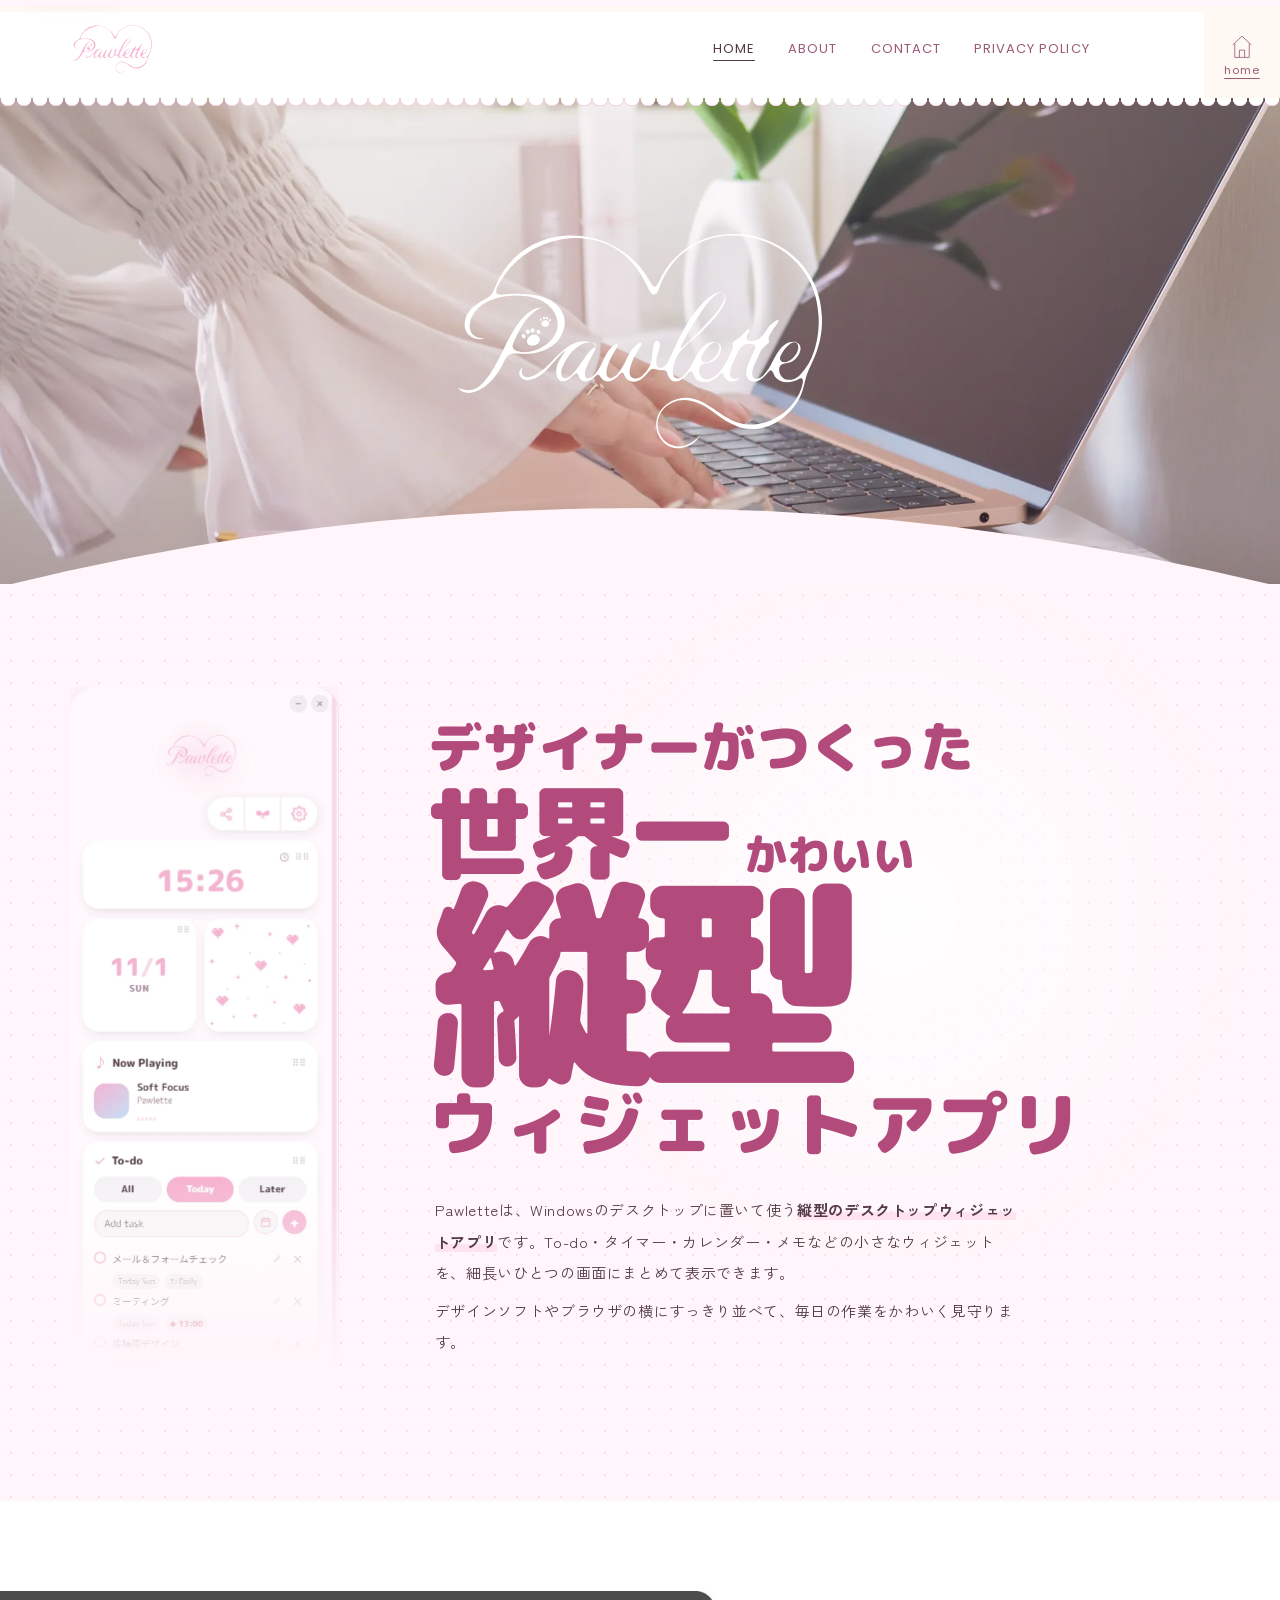
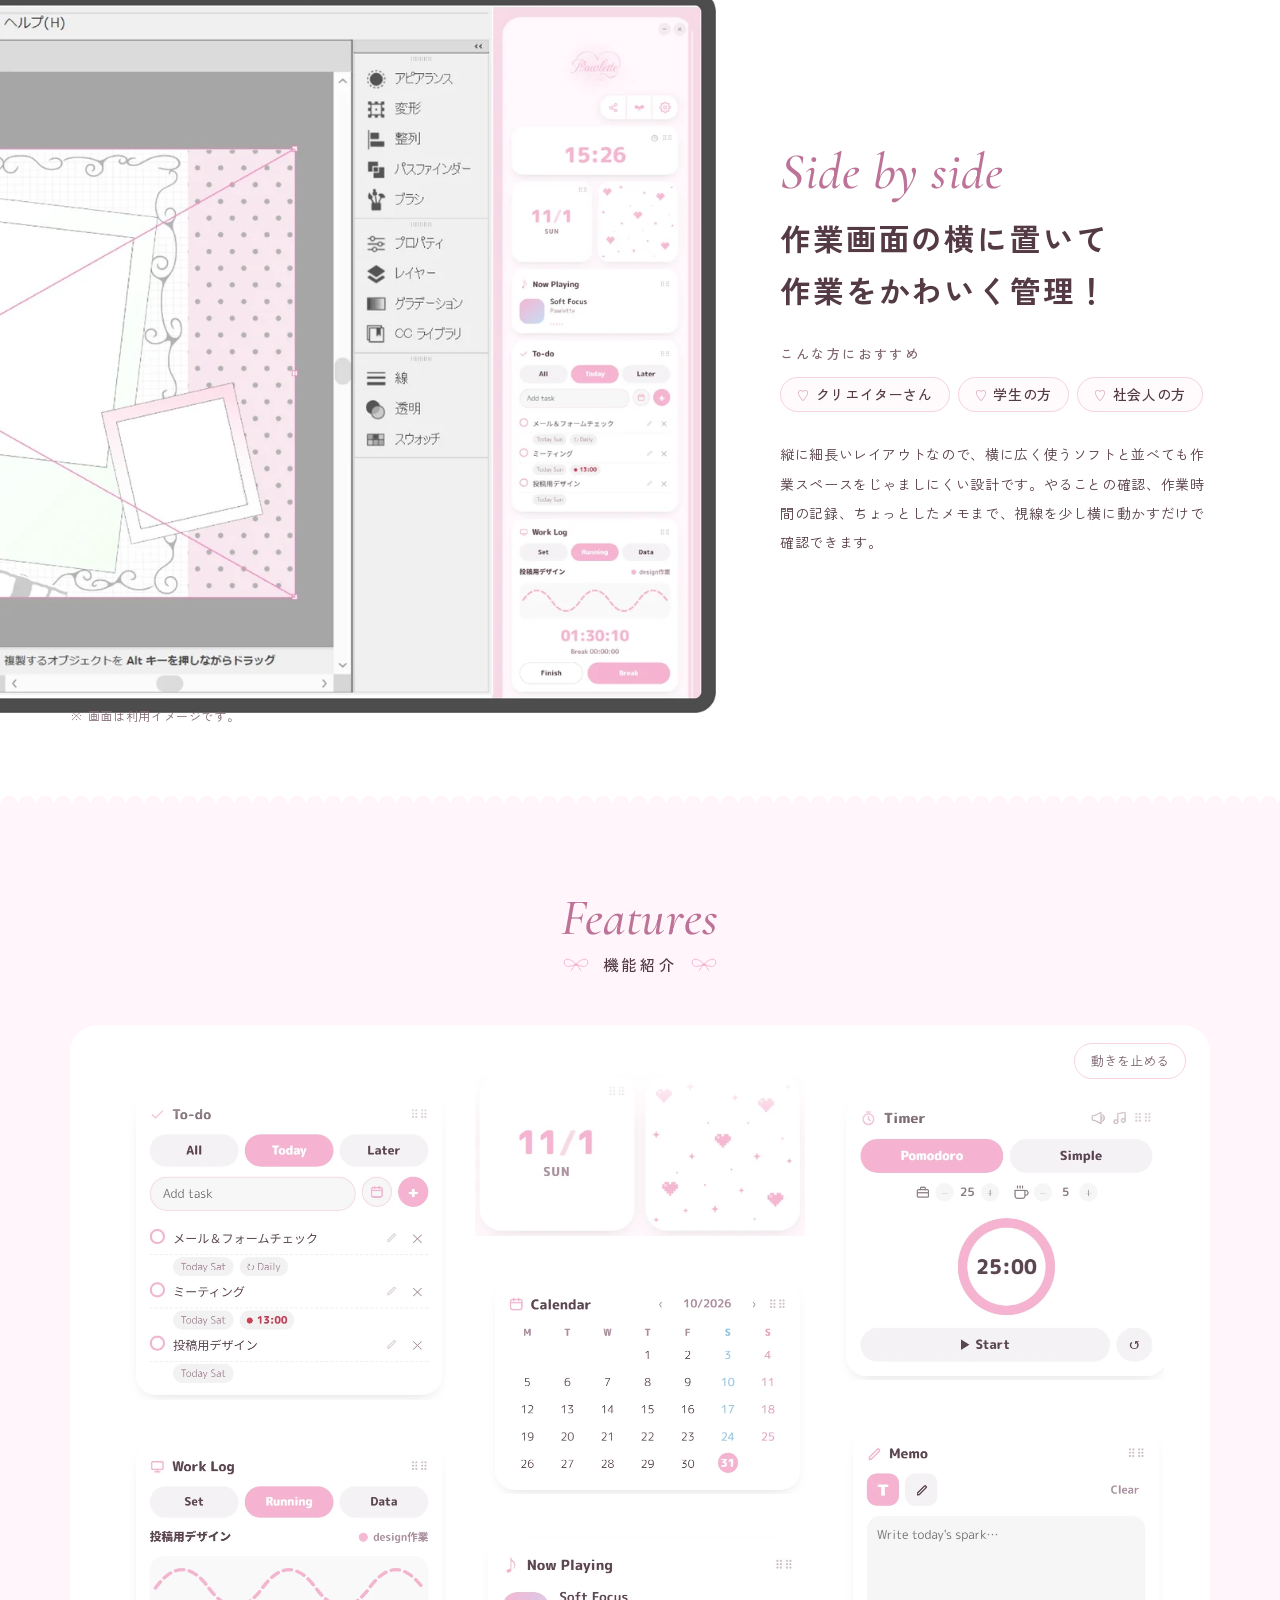
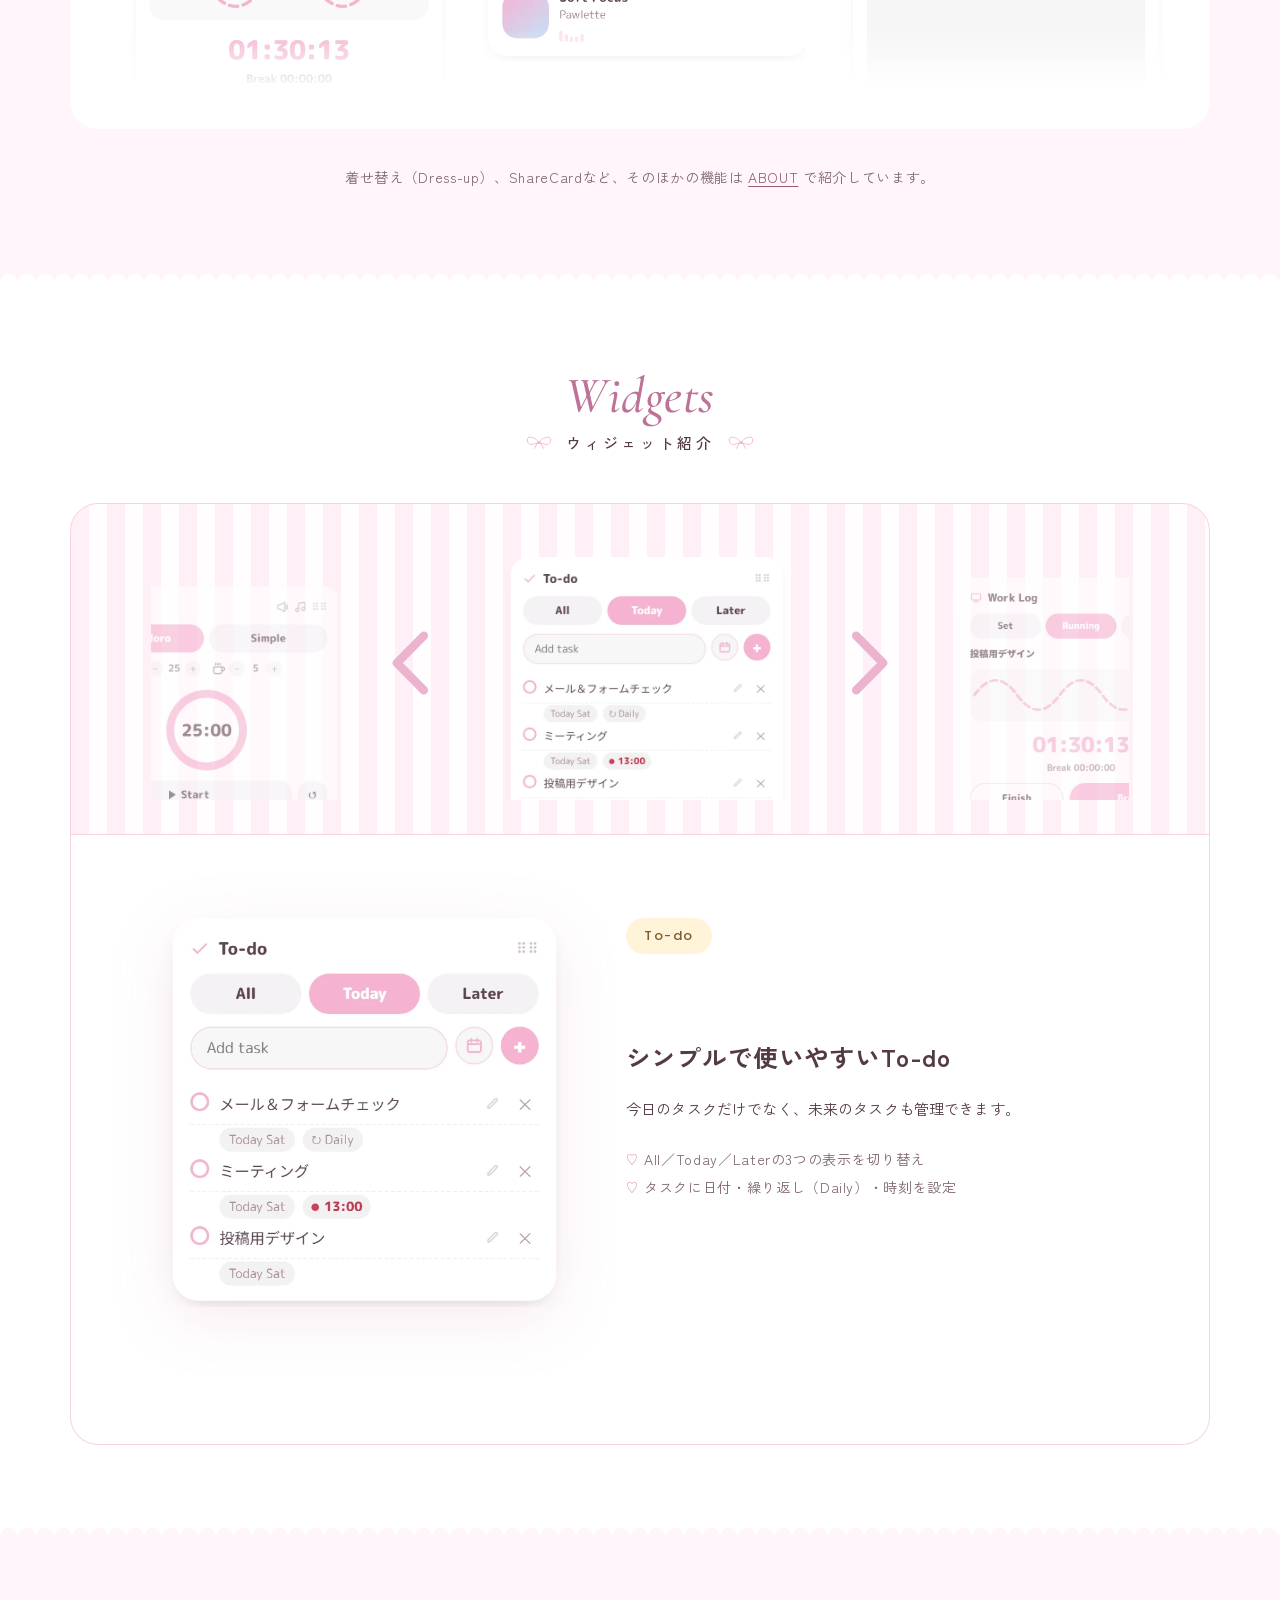
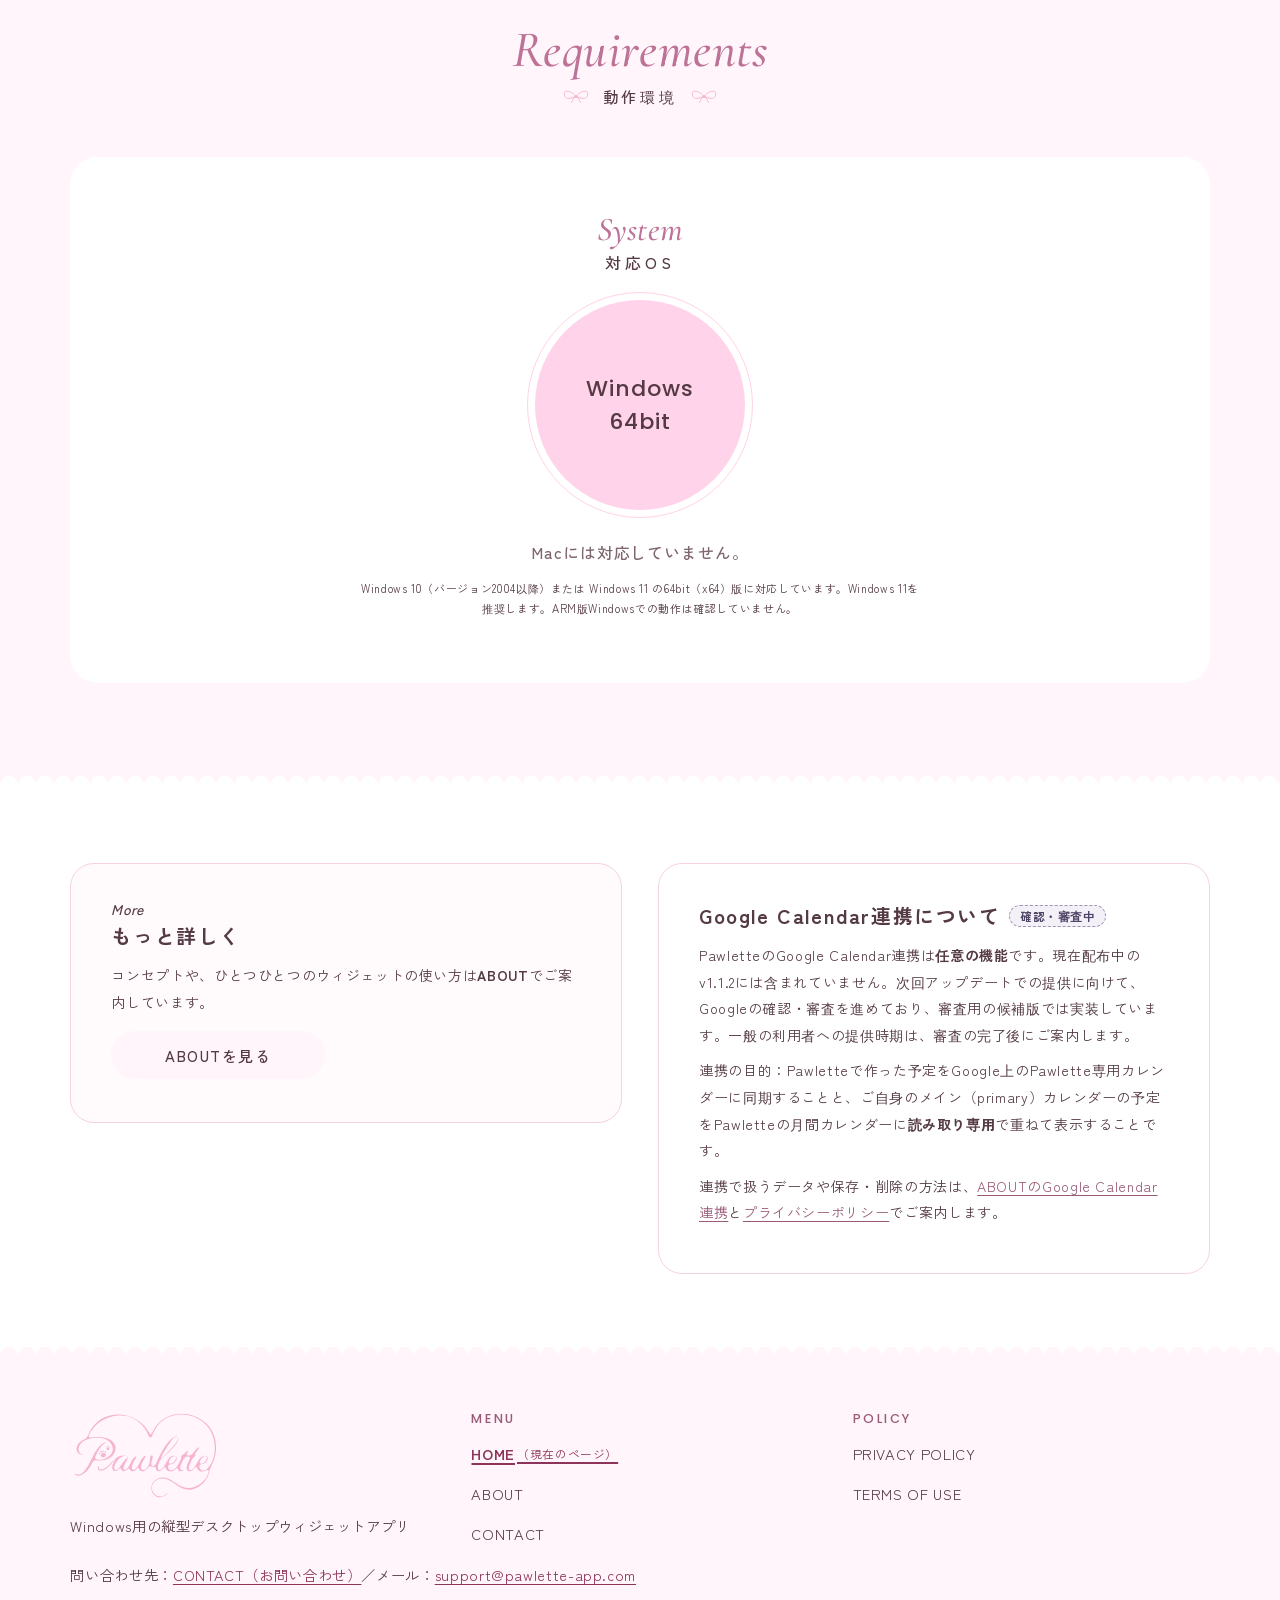
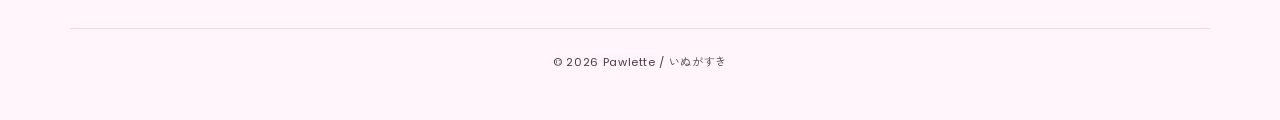
<file: index.html>
<!DOCTYPE html>
<html lang="ja">
<head>
  <meta charset="UTF-8">
  <meta name="viewport" content="width=device-width, initial-scale=1">
  <title>Pawlette｜デザイナーがつくった縦型デスクトップウィジェットアプリ</title>
  <link rel="canonical" href="https://pawlette-app.com/">
  <meta name="description" content="Pawlette（Windows用）は、To-do・タイマー・カレンダー・メモなどのウィジェットを縦長の画面にまとめて、作業画面の横に置いて使えるかわいいデスクトップウィジェットアプリです。">
  <meta name="theme-color" content="#fff0f6">
  <meta property="og:site_name" content="Pawlette">
  <meta property="og:type" content="website">
  <meta property="og:title" content="Pawlette｜デザイナーがつくった縦型デスクトップウィジェットアプリ">
  <meta property="og:description" content="Pawlette（Windows用）は、To-do・タイマー・カレンダー・メモなどのウィジェットを縦長の画面にまとめて、作業画面の横に置いて使えるかわいいデスクトップウィジェットアプリです。">
  <meta property="og:url" content="https://pawlette-app.com/">
  <meta property="og:image" content="https://pawlette-app.com/assets/img/ogp.jpg">
  <meta name="twitter:image" content="https://pawlette-app.com/assets/img/ogp.jpg">
  <meta property="og:locale" content="ja_JP">
  <meta name="twitter:card" content="summary_large_image">
  <link rel="icon" href="favicon.ico" sizes="any">
  <link rel="icon" href="favicon-32.png" type="image/png" sizes="32x32">
  <link rel="apple-touch-icon" href="apple-touch-icon.png">
  <link rel="stylesheet" href="assets/css/style.css">
  <script>document.documentElement.classList.add("js");</script>
  <script src="assets/js/main.js" defer></script>
  <link rel="preload" href="assets/fonts/MPLUSRounded1c-Black-subset.woff2" as="font" type="font/woff2" crossorigin>
  <link rel="stylesheet" href="assets/css/home.css">
  <link rel="stylesheet" href="assets/css/home-polished.css">
  <link rel="stylesheet" href="assets/css/home-atelier.css">
  <script src="assets/js/home.js" defer></script>
  <link rel="stylesheet" href="assets/css/review-overrides.css">
</head>
<body class="home">
  <div class="home-root">
  <a class="skip-link" href="#main">本文へ移動</a>
  <header class="hd">
    <div class="hd-band" aria-hidden="true"></div>
    <div class="hd-bar">
      <a class="hd-logo" href="index.html"><img src="assets/brand/pawlette-logo.svg" width="66" height="40" alt="Pawlette ホーム"></a>
      <button class="nav-toggle" type="button" aria-expanded="false" aria-controls="global-nav">
        <span class="nav-toggle-bars" aria-hidden="true"><span></span><span></span><span></span></span>
        <span class="nav-toggle-label">MENU</span>
      </button>
      <nav class="global-nav" id="global-nav" aria-label="メインメニュー">
        <ul>
            <li><a href="index.html" aria-current="page">HOME</a></li>
            <li><a href="about.html">ABOUT</a></li>
            <li><a href="contact.html">CONTACT</a></li>
            <li><a href="privacy.html">PRIVACY POLICY</a></li>
        </ul>
      </nav>
    </div>
    <div class="hd-icons">
      <a class="hd-icon hd-icon--home" href="index.html" aria-current="page"><svg viewBox="0 0 58 46" aria-hidden="true" focusable="false"><path fill="none" stroke="currentColor" stroke-width="1.6" stroke-linejoin="round" d="M11 20L29 3l18 17M15 17v27h28V17"/><path fill="none" stroke="currentColor" stroke-width="1.6" d="M24 44V30h10v14"/></svg><span>home</span></a>
    </div>
  </header>
  <main id="main">
    <section class="h-hero" aria-labelledby="hero-title">
      <div class="h-hero-photo">
        <picture>
          <source type="image/webp" srcset="assets/img/hero-960.webp 960w, assets/img/hero-1920.webp 1920w" sizes="(max-width: 860px) 104vw, 103vw">
          <img src="assets/img/hero-1920.webp" width="1920" height="1440" alt="" fetchpriority="high">
        </picture>
      </div>
      <h1 class="h-hero-logo" id="hero-title"><img src="assets/brand/pawlette-logo-white.svg" width="463" height="282" alt="Pawlette"></h1>
    </section>

    <section class="h-intro" aria-labelledby="intro-title">
      <svg class="h-arc" viewBox="0 0 1440 80" preserveAspectRatio="none" aria-hidden="true" focusable="false"><path fill="currentColor" d="M0 80Q720 -80 1440 80Z"/></svg>
      <h2 class="h-catch halo" id="intro-title">
        <span class="l1">デザイナーがつくった</span>
        <span class="l2">世界一<span class="s">かわいい</span></span>
        <span class="l3">縦型</span>
        <span class="l4">ウィジェットアプリ</span>
      </h2>
      <div class="h-lead">
        <p>Pawletteは、Windowsのデスクトップに置いて使う<strong>縦型のデスクトップウィジェットアプリ</strong>です。To-do・タイマー・カレンダー・メモなどの小さなウィジェットを、細長いひとつの画面にまとめて表示できます。</p>
        <p>デザインソフトやブラウザの横にすっきり並べて、毎日の作業をかわいく見守ります。</p>
      </div>
      <figure class="h-card">
        <img src="assets/ui/pawlette-window.webp" width="539" height="2923" alt="Pawletteの画面全体。上から時計、日付、Now Playing、To-do、Work Log、Healing Scene、Timer、Calendarのウィジェットが縦に並んでいる" decoding="async">
      </figure>
    </section>

    <section class="h-usage" aria-labelledby="usage-title">
      <figure class="h-demo">
        <picture>
          <source type="image/webp" srcset="assets/img/demo-900.webp 900w, assets/img/demo-1600.webp 1600w" sizes="(max-width: 860px) 100vw, 58vw">
          <img src="assets/img/demo-900.webp" width="900" height="907" alt="利用イメージ：デザインソフトの作業画面の右横に、縦長のPawletteを並べて表示している様子" loading="lazy" decoding="async">
        </picture>
      </figure>
      <p class="h-usage-caption">※ 画面は利用イメージです。</p>
      <div class="h-usage-text">
        <p class="sec-en sec-en--left" aria-hidden="true">Side by side</p>
        <h2 class="h-usage-title" id="usage-title"><span class="nw">作業画面の横に</span><span class="nw">置いて</span><br><span class="nw">作業をかわいく</span><span class="nw">管理！</span></h2>
        <div class="h-reco">
          <h3>こんな方におすすめ</h3>
          <ul>
            <li><span aria-hidden="true">♡</span>クリエイターさん</li>
            <li><span aria-hidden="true">♡</span>学生の方</li>
            <li><span aria-hidden="true">♡</span>社会人の方</li>
          </ul>
        </div>
        <p class="h-usage-note">縦に細長いレイアウトなので、横に広く使うソフトと並べても作業スペースをじゃましにくい設計です。やることの確認、作業時間の記録、ちょっとしたメモまで、視線を少し横に動かすだけで確認できます。</p>
      </div>
    </section>

    <section class="h-feat" aria-labelledby="features-title">
      <div class="sec-head"><p class="sec-en" aria-hidden="true">Features</p><h2 class="sec-ja" id="features-title"><svg class="bow" viewBox="0 0 40 22" aria-hidden="true" focusable="false"><path d="M20 11C15 4 6 1 3 4s0 11 6 10c4-.6 8-2 11-3zm0 0c5-7 14-10 17-7s0 11-6 10c-4-.6-8-2-11-3z" fill="none" stroke="currentColor" stroke-width="1.4" stroke-linejoin="round"/><path d="M18 11l-5 9M22 11l5 9" fill="none" stroke="currentColor" stroke-width="1.4" stroke-linecap="round"/><circle cx="20" cy="11" r="2.4" fill="currentColor"/></svg>機能紹介<svg class="bow" viewBox="0 0 40 22" aria-hidden="true" focusable="false"><path d="M20 11C15 4 6 1 3 4s0 11 6 10c4-.6 8-2 11-3zm0 0c5-7 14-10 17-7s0 11-6 10c-4-.6-8-2-11-3z" fill="none" stroke="currentColor" stroke-width="1.4" stroke-linejoin="round"/><path d="M18 11l-5 9M22 11l5 9" fill="none" stroke="currentColor" stroke-width="1.4" stroke-linecap="round"/><circle cx="20" cy="11" r="2.4" fill="currentColor"/></svg></h2></div>
      <div class="h-flow" data-flow>
        <button class="h-flow-toggle" type="button" aria-pressed="false" data-flow-toggle>動きを止める</button>
        <div class="h-flow-cols">
          <div class="h-flow-col h-flow-col--1" data-dir="up"><ul class="h-flow-track"><li><img src="assets/ui/todo.webp" width="656" height="654" alt="To-do：今日のタスクも、先の予定のタスクもまとめて管理。All・Today・Laterの切り替えとタスク一覧" loading="lazy" decoding="async"></li><li><img src="assets/ui/work-log-running.webp" width="656" height="660" alt="Work Log：作業時間と休憩時間を記録。作業名と経過時間の表示" loading="lazy" decoding="async"></li><li><img src="assets/ui/clock.webp" width="656" height="220" alt="Clock：大きな文字で見やすい時計。15:26の時刻表示" loading="lazy" decoding="async"></li><li aria-hidden="true"><img src="assets/ui/todo.webp" width="656" height="654" alt="" loading="lazy" decoding="async"></li><li aria-hidden="true"><img src="assets/ui/work-log-running.webp" width="656" height="660" alt="" loading="lazy" decoding="async"></li><li aria-hidden="true"><img src="assets/ui/clock.webp" width="656" height="220" alt="" loading="lazy" decoding="async"></li></ul></div>
          <div class="h-flow-col h-flow-col--2" data-dir="down"><ul class="h-flow-track"><li><img src="assets/ui/date-hearts.webp" width="484" height="242" alt="Photo：お気に入りの画像を飾れます。日付ウィジェットと、ハート柄の画像を飾ったPhotoウィジェット" loading="lazy" decoding="async"></li><li><img src="assets/ui/calendar.webp" width="656" height="468" alt="Calendar：月のカレンダーをひと目で確認。月表示のカレンダー" loading="lazy" decoding="async"></li><li><img src="assets/ui/now-playing.webp" width="626" height="276" alt="Now Playing：再生中の曲の情報を表示。曲名とアーティスト名の表示" loading="lazy" decoding="async"></li><li><img src="assets/ui/healing-scene.webp" width="626" height="268" alt="Healing Scene：眺めてほっとできる、癒しのシーン" loading="lazy" decoding="async"></li><li aria-hidden="true"><img src="assets/ui/date-hearts.webp" width="484" height="242" alt="" loading="lazy" decoding="async"></li><li aria-hidden="true"><img src="assets/ui/calendar.webp" width="656" height="468" alt="" loading="lazy" decoding="async"></li><li aria-hidden="true"><img src="assets/ui/now-playing.webp" width="626" height="276" alt="" loading="lazy" decoding="async"></li><li aria-hidden="true"><img src="assets/ui/healing-scene.webp" width="626" height="268" alt="" loading="lazy" decoding="async"></li></ul></div>
          <div class="h-flow-col h-flow-col--3" data-dir="up"><ul class="h-flow-track"><li><img src="assets/ui/timer.webp" width="626" height="586" alt="Timer：PomodoroとSimpleの2つのモードで集中をサポート。25:00の表示" loading="lazy" decoding="async"></li><li><img src="assets/ui/memo.webp" width="656" height="628" alt="Memo：思いついたことをすぐに書き留められます。テキストとペンの切り替えボタン" loading="lazy" decoding="async"></li><li><img src="assets/ui/half-calendar-photo.webp" width="656" height="342" alt="日付ウィジェットと、写真を追加する前のPhotoウィジェット" loading="lazy" decoding="async"></li><li aria-hidden="true"><img src="assets/ui/timer.webp" width="626" height="586" alt="" loading="lazy" decoding="async"></li><li aria-hidden="true"><img src="assets/ui/memo.webp" width="656" height="628" alt="" loading="lazy" decoding="async"></li><li aria-hidden="true"><img src="assets/ui/half-calendar-photo.webp" width="656" height="342" alt="" loading="lazy" decoding="async"></li></ul></div>
        </div>
      </div>
      <p class="h-feat-note">着せ替え（Dress-up）、ShareCardなど、そのほかの機能は <a href="about.html#functions">ABOUT</a> で紹介しています。</p>
    </section>

    <section class="h-show" aria-labelledby="widgets-title">
      <div class="sec-head"><p class="sec-en" aria-hidden="true">Widgets</p><h2 class="sec-ja" id="widgets-title"><svg class="bow" viewBox="0 0 40 22" aria-hidden="true" focusable="false"><path d="M20 11C15 4 6 1 3 4s0 11 6 10c4-.6 8-2 11-3zm0 0c5-7 14-10 17-7s0 11-6 10c-4-.6-8-2-11-3z" fill="none" stroke="currentColor" stroke-width="1.4" stroke-linejoin="round"/><path d="M18 11l-5 9M22 11l5 9" fill="none" stroke="currentColor" stroke-width="1.4" stroke-linecap="round"/><circle cx="20" cy="11" r="2.4" fill="currentColor"/></svg>ウィジェット紹介<svg class="bow" viewBox="0 0 40 22" aria-hidden="true" focusable="false"><path d="M20 11C15 4 6 1 3 4s0 11 6 10c4-.6 8-2 11-3zm0 0c5-7 14-10 17-7s0 11-6 10c-4-.6-8-2-11-3z" fill="none" stroke="currentColor" stroke-width="1.4" stroke-linejoin="round"/><path d="M18 11l-5 9M22 11l5 9" fill="none" stroke="currentColor" stroke-width="1.4" stroke-linecap="round"/><circle cx="20" cy="11" r="2.4" fill="currentColor"/></svg></h2></div>
      <div class="h-show-panel" data-showcase role="region" aria-roledescription="カルーセル" aria-label="ウィジェットの詳しい紹介">
        <div class="h-show-lower" aria-hidden="true"></div>
        <div class="h-show-row">
          <div class="h-show-window" aria-hidden="true">
            <figure class="h-show-thumb h-show-thumb--prev"><img src="assets/ui/timer.webp" width="626" height="586" alt="" decoding="async"></figure>
            <figure class="h-show-thumb h-show-thumb--cur"><img src="assets/ui/todo.webp" width="656" height="654" alt="" decoding="async"></figure>
            <figure class="h-show-thumb h-show-thumb--next"><img src="assets/ui/work-log-running.webp" width="656" height="660" alt="" decoding="async"></figure>
          </div>
          <button class="h-show-arrow h-show-arrow--prev" type="button" data-showcase-prev aria-label="前のウィジェット" aria-controls="h-show-slides"><svg viewBox="0 0 104 170" aria-hidden="true" focusable="false"><path fill="none" stroke="currentColor" stroke-width="22" stroke-linecap="round" stroke-linejoin="round" d="M88 14L18 85l70 71"/></svg></button>
          <button class="h-show-arrow h-show-arrow--next" type="button" data-showcase-next aria-label="次のウィジェット" aria-controls="h-show-slides"><svg viewBox="0 0 104 170" aria-hidden="true" focusable="false"><path fill="none" stroke="currentColor" stroke-width="22" stroke-linecap="round" stroke-linejoin="round" d="M16 14l70 71-70 71"/></svg></button>
        </div>
        <p class="visually-hidden h-show-status" aria-live="polite"></p>
        <ul class="h-show-slides" id="h-show-slides">
            <li class="h-show-slide" id="slide-todo" data-img="assets/ui/todo.webp" data-w="656" data-h="654" aria-roledescription="スライド" aria-label="1 / 5：To-do">
              <figure><img src="assets/ui/todo.webp" width="656" height="654" alt="To-doウィジェット。「メール＆フォームチェック」「ミーティング」「投稿用デザイン」のタスクが並び、日付・繰り返し・時刻のタグが付いている" loading="lazy" decoding="async"></figure>
              <p class="h-show-label">To-do</p>
              <div class="h-show-text">
                <h3>シンプルで使いやすい<span class="nw">To-do</span></h3>
                <p class="lead2">今日のタスクだけでなく、未来のタスクも管理できます。</p>
                  <div class="sub"><ul><li>All／Today／Laterの3つの表示を切り替え</li><li>タスクに日付・繰り返し（Daily）・時刻を設定</li></ul></div>
              </div>
            </li>
            <li class="h-show-slide" id="slide-work-log-running" data-img="assets/ui/work-log-running.webp" data-w="656" data-h="660" aria-roledescription="スライド" aria-label="2 / 5：Work Log">
              <figure><img src="assets/ui/work-log-running.webp" width="656" height="660" alt="Work Logウィジェット。「投稿用デザイン」の作業中で、01:30:10の経過時間とFinish・Breakボタンが表示されている" loading="lazy" decoding="async"></figure>
              <p class="h-show-label">Work Log</p>
              <div class="h-show-text">
                <h3>がんばった時間が見える<span class="nw">Work Log</span></h3>
                <p class="lead2">作業名を決めて計測をスタート。作業時間と休憩時間を記録できます。</p>
                  <div class="sub"><ul><li>Set／Running／Dataの3つのタブ</li><li>休憩（Break）と終了（Finish）をワンタップで</li></ul></div>
              </div>
            </li>
            <li class="h-show-slide" id="slide-memo" data-img="assets/ui/memo.webp" data-w="656" data-h="628" aria-roledescription="スライド" aria-label="3 / 5：Memo">
              <figure><img src="assets/ui/memo.webp" width="656" height="628" alt="Memoウィジェット。テキスト入力欄と、テキスト・ペンの切り替えボタン" loading="lazy" decoding="async"></figure>
              <p class="h-show-label">Memo</p>
              <div class="h-show-text">
                <h3>ひらめきを逃さない<span class="nw">Memo</span></h3>
                <p class="lead2">テキストでのメモと、手描きのメモを切り替えて使えます。</p>
              </div>
            </li>
            <li class="h-show-slide" id="slide-now-playing" data-img="assets/ui/now-playing.webp" data-w="626" data-h="276" aria-roledescription="スライド" aria-label="4 / 5：Now Playing">
              <figure><img src="assets/ui/now-playing.webp" width="626" height="276" alt="Now Playingウィジェット。曲名「Soft Focus」とアーティスト名の表示" loading="lazy" decoding="async"></figure>
              <p class="h-show-label">Now Playing</p>
              <div class="h-show-text">
                <h3>作業中の音楽をそっと表示</h3>
                <p class="lead2">再生中の曲名やアーティスト名を表示します。</p>
                  <div class="sub"><p>Windowsのメディア再生情報（システムのメディアコントロール）を通じて、再生中の曲名・アーティスト名などを表示します。対応するかどうかは、再生アプリ側がWindowsにその情報を提供しているかによります（特定のアプリでの動作は保証しません）。</p></div>
              </div>
            </li>
            <li class="h-show-slide" id="slide-timer" data-img="assets/ui/timer.webp" data-w="626" data-h="586" aria-roledescription="スライド" aria-label="5 / 5：Timer">
              <figure><img src="assets/ui/timer.webp" width="626" height="586" alt="Timerウィジェット。Pomodoroモードで作業25分・休憩5分が設定され、25:00と表示されている" loading="lazy" decoding="async"></figure>
              <p class="h-show-label">Timer</p>
              <div class="h-show-text">
                <h3>集中と休憩のリズムをつくる<span class="nw">Timer</span></h3>
                <p class="lead2">PomodoroとSimpleの2つのモードを用意しています。</p>
                  <div class="sub"><ul><li>Pomodoroモードでは作業時間と休憩時間を設定</li><li>円形の表示で残り時間がひと目で分かります</li></ul></div>
              </div>
            </li>
        </ul>
      </div>
    </section>

    <section class="h-buy" aria-labelledby="buy-title">
      <div class="sec-head"><p class="sec-en" aria-hidden="true">Requirements</p><h2 class="sec-ja" id="buy-title"><svg class="bow" viewBox="0 0 40 22" aria-hidden="true" focusable="false"><path d="M20 11C15 4 6 1 3 4s0 11 6 10c4-.6 8-2 11-3zm0 0c5-7 14-10 17-7s0 11-6 10c-4-.6-8-2-11-3z" fill="none" stroke="currentColor" stroke-width="1.4" stroke-linejoin="round"/><path d="M18 11l-5 9M22 11l5 9" fill="none" stroke="currentColor" stroke-width="1.4" stroke-linecap="round"/><circle cx="20" cy="11" r="2.4" fill="currentColor"/></svg>動作環境<svg class="bow" viewBox="0 0 40 22" aria-hidden="true" focusable="false"><path d="M20 11C15 4 6 1 3 4s0 11 6 10c4-.6 8-2 11-3zm0 0c5-7 14-10 17-7s0 11-6 10c-4-.6-8-2-11-3z" fill="none" stroke="currentColor" stroke-width="1.4" stroke-linejoin="round"/><path d="M18 11l-5 9M22 11l5 9" fill="none" stroke="currentColor" stroke-width="1.4" stroke-linecap="round"/><circle cx="20" cy="11" r="2.4" fill="currentColor"/></svg></h2></div>
      <div class="h-buy-card h-buy-card--single">
        <div class="h-buy-col h-buy-col--os">
          <p class="sec-en sec-en--sm" aria-hidden="true">System</p>
          <h3>対応OS</h3>
          <p class="h-buy-circle halo"><span class="os">Windows<br>64bit</span></p>
          <p class="h-buy-note">Macには対応していません。</p>
          <p class="h-buy-check">Windows 10（バージョン2004以降）または Windows 11 の64bit（x64）版に対応しています。Windows 11を推奨します。ARM版Windowsでの動作は確認していません。</p>
        </div>
        </div>
    </section>

    <section class="h-more" aria-label="Pawletteについてのご案内">
      <div class="h-more-inner">
        <div>
          <p class="sec-en sec-en--left sec-en--sm" aria-hidden="true">More</p>
          <h2>もっと詳しく</h2>
          <p>コンセプトや、ひとつひとつのウィジェットの使い方は<strong>ABOUT</strong>でご案内しています。</p>
          <div class="h-more-links">
            <a class="h-more-btn" href="about.html">ABOUTを見る</a>
          </div>
        </div>
        <div class="h-more-gcal">
          <h2 id="gcal-home-title">Google Calendar連携について <span class="status status--planned" data-gs="index-status">確認・審査中</span></h2>
          <p data-gs="index-intro">PawletteのGoogle Calendar連携は<strong>任意の機能</strong>です。現在配布中のv1.1.2には含まれていません。次回アップデートでの提供に向けて、Googleの確認・審査を進めており、審査用の候補版では実装しています。一般の利用者への提供時期は、審査の完了後にご案内します。</p>
          <p>連携の目的：Pawletteで作った予定をGoogle上のPawlette専用カレンダーに同期することと、ご自身のメイン（primary）カレンダーの予定をPawletteの月間カレンダーに<strong>読み取り専用</strong>で重ねて表示することです。</p>
          <p>連携で扱うデータや保存・削除の方法は、<a href="about.html#google-calendar">ABOUTのGoogle Calendar連携</a>と<a href="privacy.html#google-data">プライバシーポリシー</a>でご案内します。</p>
        </div>
      </div>
    </section>
  </main>
  </div>
  <footer class="site-footer">
    <div class="container">
      <div class="footer-grid">
        <div class="footer-brand">
          <img src="assets/brand/pawlette-logo.svg" width="150" height="91" alt="Pawlette">
          <p>Windows用の縦型デスクトップウィジェットアプリ</p>
        </div>
        <div class="footer-nav">
          <nav aria-label="フッターメニュー">
            <h2>MENU</h2>
            <ul>
            <li><a href="index.html" aria-current="page">HOME</a></li>
            <li><a href="about.html">ABOUT</a></li>
            <li><a href="contact.html">CONTACT</a></li>
            </ul>
          </nav>
          <nav aria-label="規約・ポリシー">
            <h2>POLICY</h2>
            <ul>
            <li><a href="privacy.html">PRIVACY POLICY</a></li>
            <li><a href="terms.html">TERMS OF USE</a></li>
            </ul>
          </nav>
        </div>
      </div>
      <p class="footer-contact">問い合わせ先：<a href="contact.html">CONTACT（お問い合わせ）</a>／メール：<a href="mailto:support@pawlette-app.com">support@pawlette-app.com</a></p>
      <p class="copyright"><small>&copy; 2026 Pawlette / いぬがすき</small></p>
    </div>
  </footer>
</body>
</html>
</file>
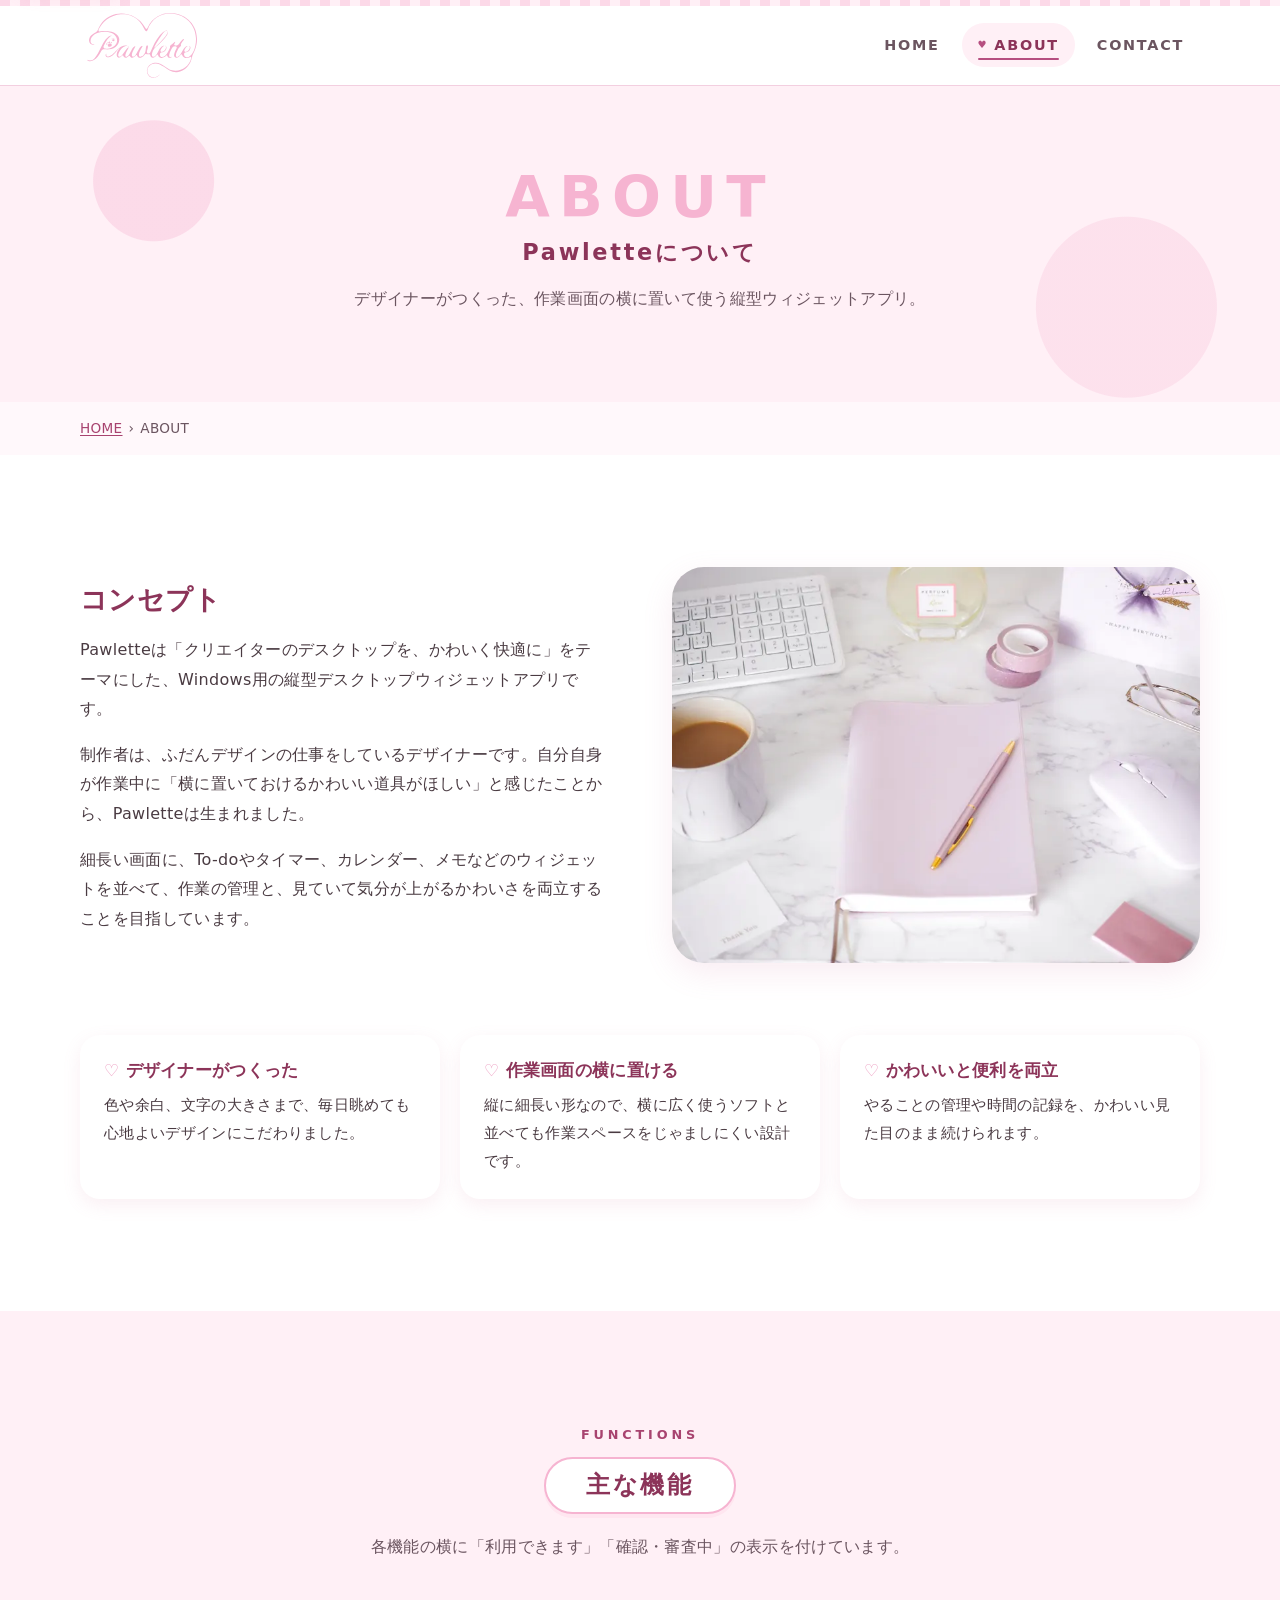
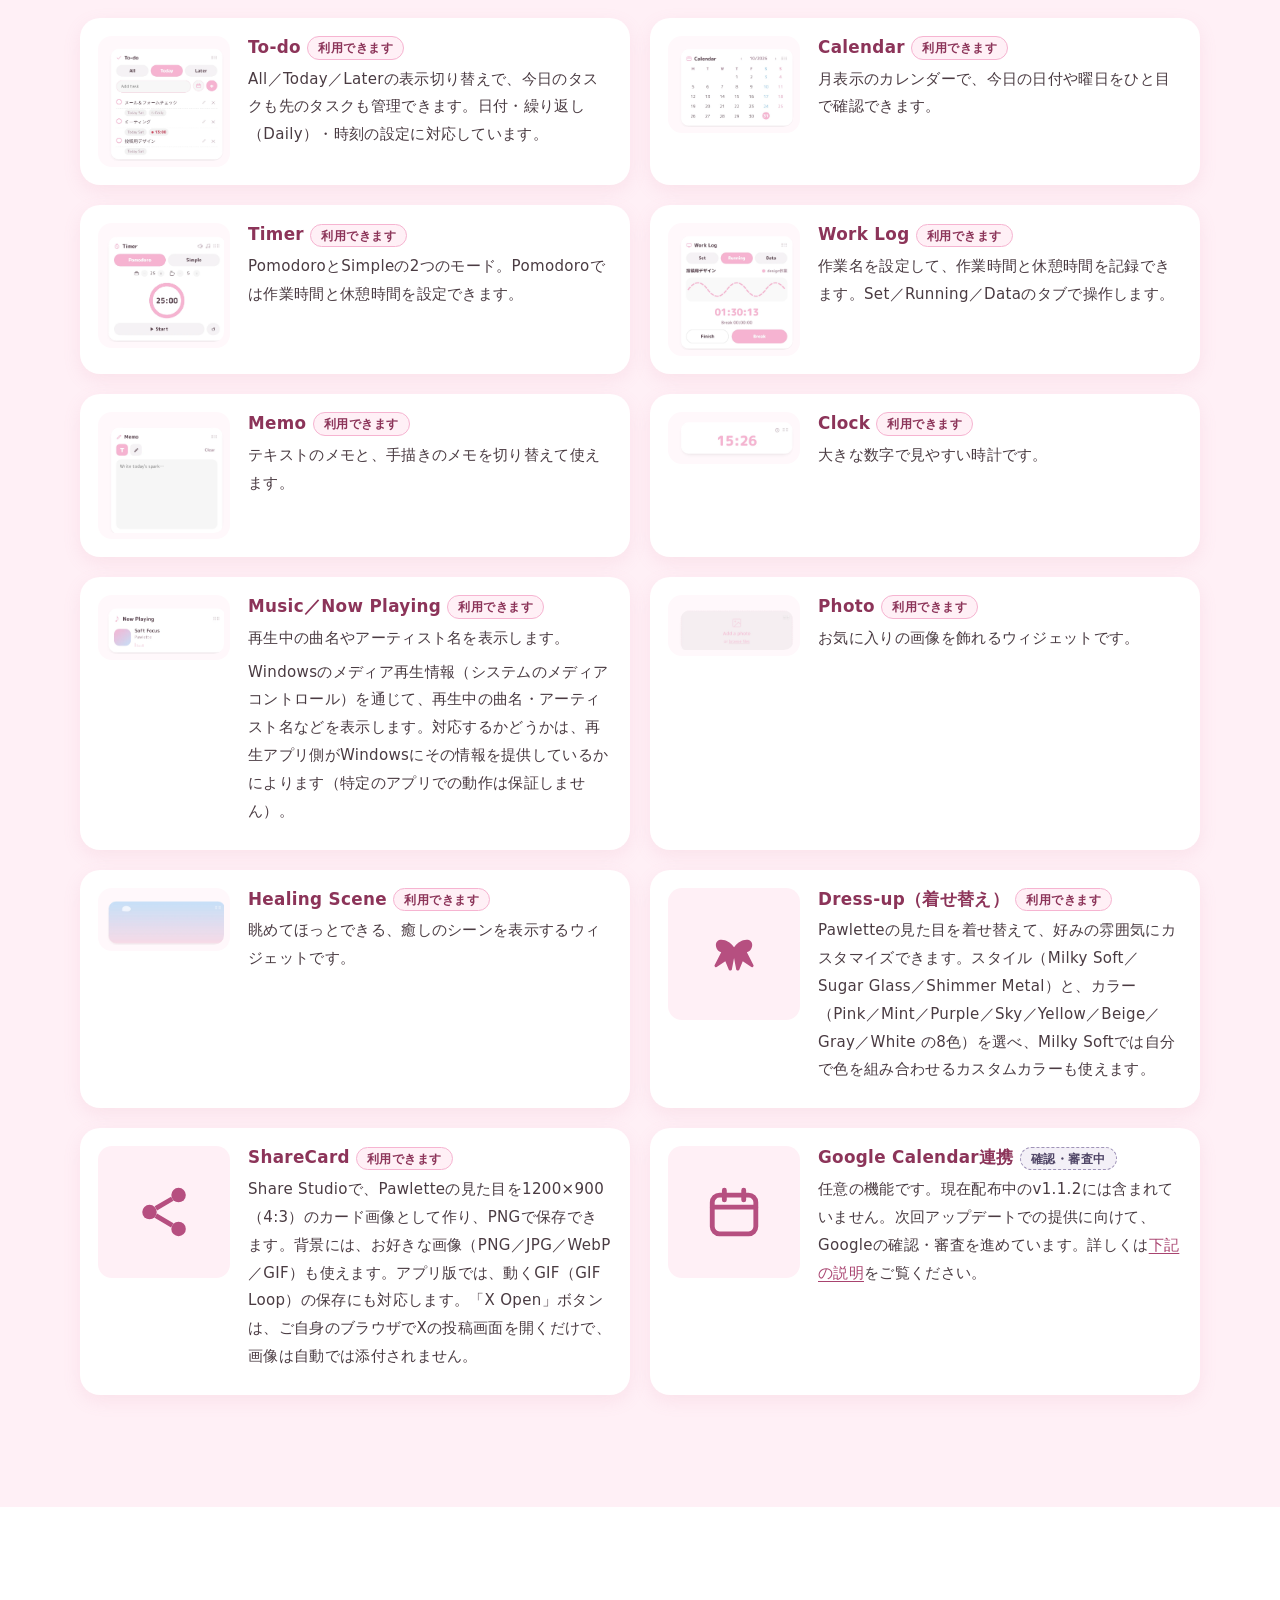
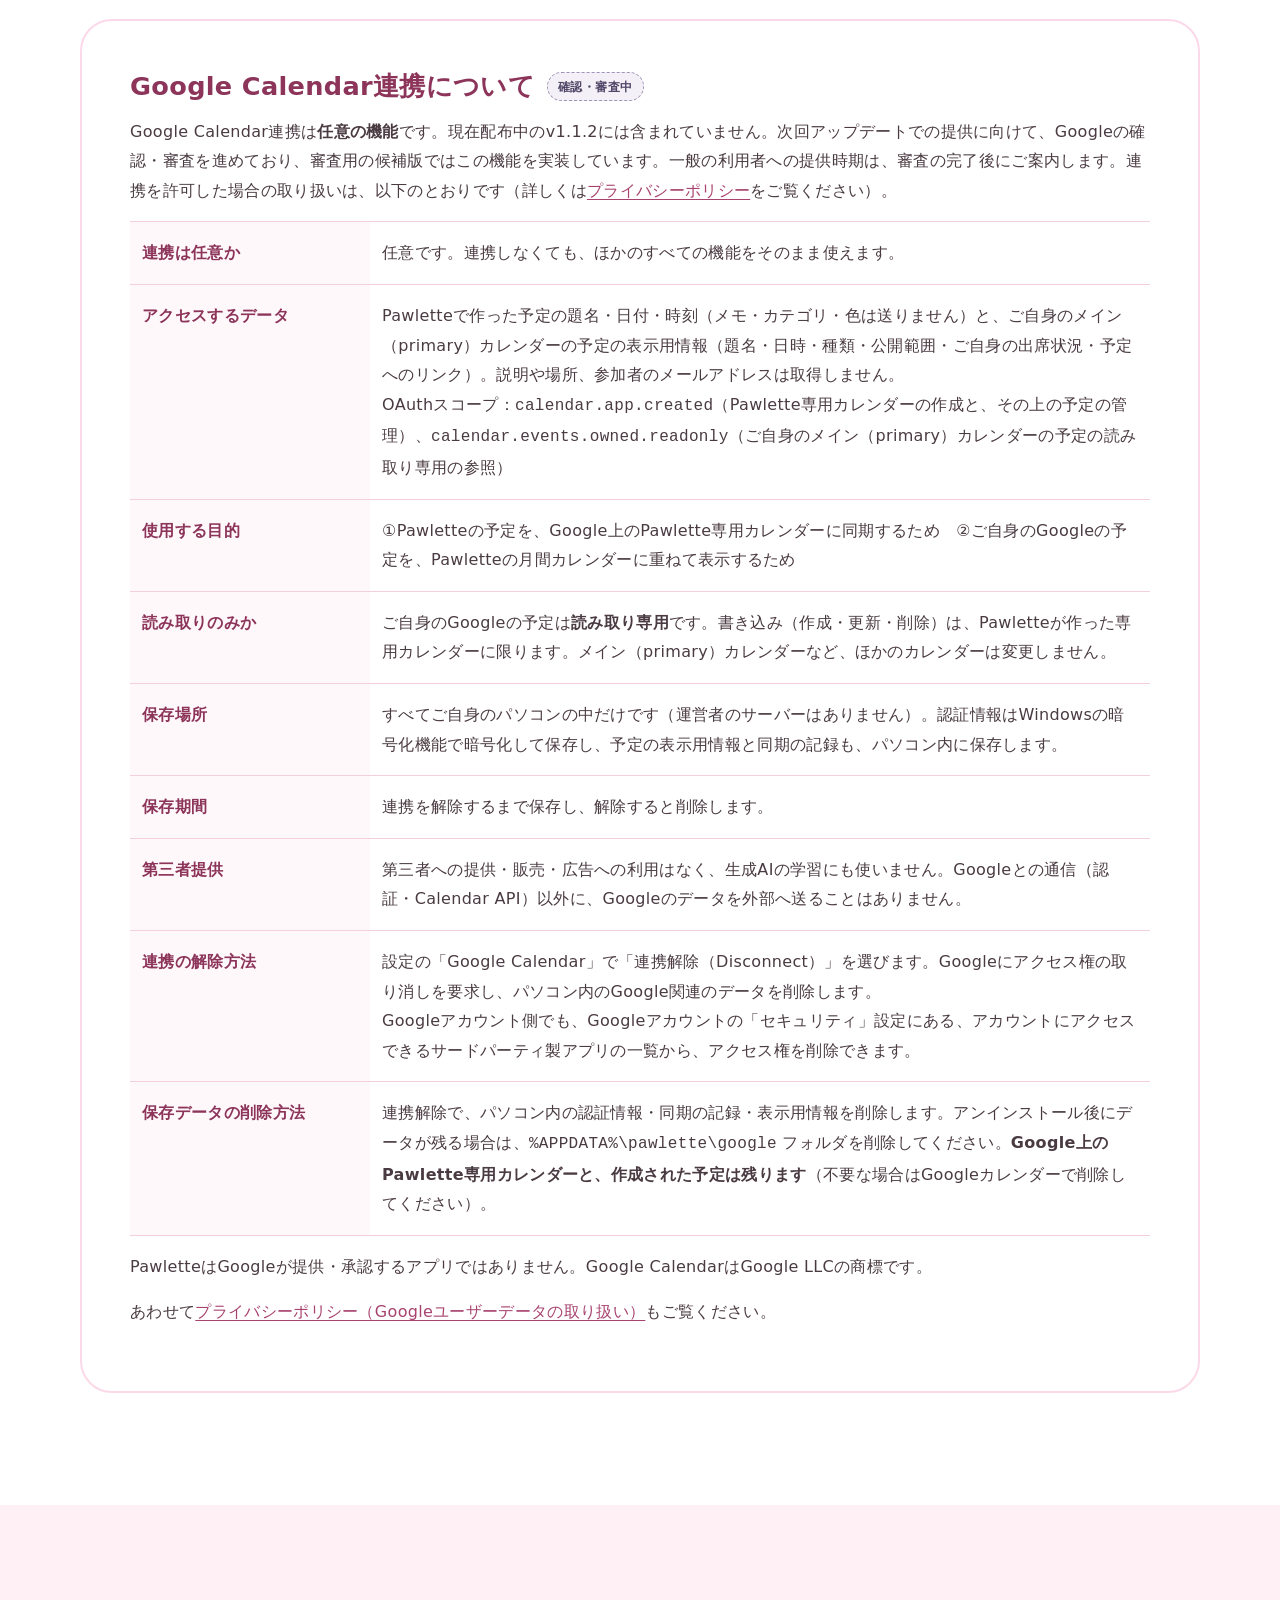
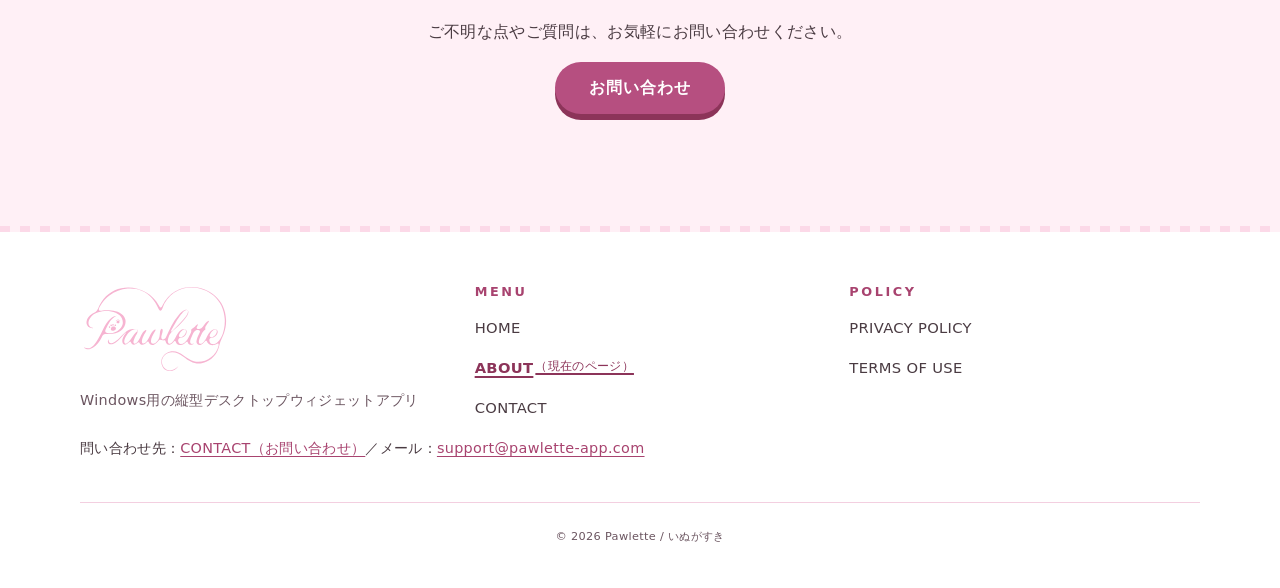
<file: about.html>
<!DOCTYPE html>
<html lang="ja">
<head>
  <meta charset="UTF-8">
  <meta name="viewport" content="width=device-width, initial-scale=1">
  <title>ABOUT（Pawletteについて）｜Pawlette</title>
  <link rel="canonical" href="https://pawlette-app.com/about.html">
  <meta name="description" content="Pawletteのコンセプトと、To-do・Calendar・Timer・Work Log・Memo・Clock・Now Playing・Photo・Healing Sceneなどの機能、Google Calendar連携についてご紹介します。">
  <meta name="theme-color" content="#fff0f6">
  <meta property="og:site_name" content="Pawlette">
  <meta property="og:type" content="article">
  <meta property="og:title" content="ABOUT（Pawletteについて）｜Pawlette">
  <meta property="og:description" content="Pawletteのコンセプトと、To-do・Calendar・Timer・Work Log・Memo・Clock・Now Playing・Photo・Healing Sceneなどの機能、Google Calendar連携についてご紹介します。">
  <meta property="og:url" content="https://pawlette-app.com/about.html">
  <meta property="og:image" content="https://pawlette-app.com/assets/img/ogp.jpg">
  <meta name="twitter:image" content="https://pawlette-app.com/assets/img/ogp.jpg">
  <meta property="og:locale" content="ja_JP">
  <meta name="twitter:card" content="summary_large_image">
  <link rel="icon" href="favicon.ico" sizes="any">
  <link rel="icon" href="favicon-32.png" type="image/png" sizes="32x32">
  <link rel="apple-touch-icon" href="apple-touch-icon.png">
  <link rel="stylesheet" href="assets/css/style.css">
  <script>document.documentElement.classList.add("js");</script>
  <script src="assets/js/main.js" defer></script>
  <link rel="stylesheet" href="assets/css/review-overrides.css">
</head>
<body>
  <a class="skip-link" href="#main">本文へ移動</a>
  <header class="site-header">
    <div class="container header-inner">
      <a class="site-logo" href="index.html"><img src="assets/brand/pawlette-logo.svg" width="116" height="71" alt="Pawlette ホーム"></a>
      <button class="nav-toggle" type="button" aria-expanded="false" aria-controls="global-nav">
        <span class="nav-toggle-bars" aria-hidden="true"><span></span><span></span><span></span></span>
        <span class="nav-toggle-label">MENU</span>
      </button>
      <nav class="global-nav" id="global-nav" aria-label="メインメニュー">
        <ul>
          <li><a href="index.html">HOME</a></li>
          <li><a href="about.html" aria-current="page">ABOUT</a></li>
          <li><a href="contact.html">CONTACT</a></li>
        </ul>
      </nav>
    </div>
  </header>
  <main id="main">
    <div class="page-hero">
      <div class="container">
        <span class="en" aria-hidden="true">ABOUT</span>
        <h1>Pawletteについて</h1>
        <p>デザイナーがつくった、作業画面の横に置いて使う縦型ウィジェットアプリ。</p>
      </div>
    </div>
    <nav class="breadcrumb container" aria-label="パンくずリスト">
      <ol>
        <li><a href="index.html">HOME</a></li>
        <li><span aria-current="page">ABOUT</span></li>
      </ol>
    </nav>

    <section class="section section--white" aria-labelledby="concept-title">
      <div class="container two-col">
        <div class="prose">
          <h2 id="concept-title">コンセプト</h2>
          <p>Pawletteは「クリエイターのデスクトップを、かわいく快適に」をテーマにした、Windows用の縦型デスクトップウィジェットアプリです。</p>
          <p>制作者は、ふだんデザインの仕事をしているデザイナーです。自分自身が作業中に「横に置いておけるかわいい道具がほしい」と感じたことから、Pawletteは生まれました。</p>
          <p>細長い画面に、To-doやタイマー、カレンダー、メモなどのウィジェットを並べて、作業の管理と、見ていて気分が上がるかわいさを両立することを目指しています。</p>
        </div>
        <figure class="rounded-photo">
          <picture>
            <source type="image/webp" srcset="assets/img/desk-notebook-800.webp 800w, assets/img/desk-notebook-1400.webp 1400w" sizes="(max-width: 860px) 100vw, 50vw">
            <img src="assets/img/desk-notebook-800.webp" width="800" height="600" alt="" loading="lazy" decoding="async">
          </picture>
        </figure>
      </div>
      <div class="container" style="margin-top:clamp(40px,6vw,72px)">
        <ul class="points">
          <li><h3>デザイナーがつくった</h3><p>色や余白、文字の大きさまで、毎日眺めても心地よいデザインにこだわりました。</p></li>
          <li><h3>作業画面の横に置ける</h3><p>縦に細長い形なので、横に広く使うソフトと並べても作業スペースをじゃましにくい設計です。</p></li>
          <li><h3>かわいいと便利を両立</h3><p>やることの管理や時間の記録を、かわいい見た目のまま続けられます。</p></li>
        </ul>
      </div>
    </section>

    <section class="section section--pink" id="functions" aria-labelledby="functions-title">
      <div class="container">
        <div class="section-title">
          <span class="en" aria-hidden="true">FUNCTIONS</span>
          <h2 id="functions-title">主な機能</h2>
          <p>各機能の横に「利用できます」「確認・審査中」の表示を付けています。</p>
        </div>
        <ul class="func-list">
          <li class="func-item">
            <figure><img src="assets/ui/todo.webp" width="656" height="654" alt="" loading="lazy" decoding="async"></figure>
            <div>
              <h3>To-do <span class="status status--available">利用できます</span></h3>
              <p>All／Today／Laterの表示切り替えで、今日のタスクも先のタスクも管理できます。日付・繰り返し（Daily）・時刻の設定に対応しています。</p>
            </div>
          </li>
          <li class="func-item">
            <figure><img src="assets/ui/calendar.webp" width="656" height="468" alt="" loading="lazy" decoding="async"></figure>
            <div>
              <h3>Calendar <span class="status status--available">利用できます</span></h3>
              <p>月表示のカレンダーで、今日の日付や曜日をひと目で確認できます。</p>
            </div>
          </li>
          <li class="func-item">
            <figure><img src="assets/ui/timer.webp" width="626" height="586" alt="" loading="lazy" decoding="async"></figure>
            <div>
              <h3>Timer <span class="status status--available">利用できます</span></h3>
              <p>PomodoroとSimpleの2つのモード。Pomodoroでは作業時間と休憩時間を設定できます。</p>
            </div>
          </li>
          <li class="func-item">
            <figure><img src="assets/ui/work-log-running.webp" width="656" height="660" alt="" loading="lazy" decoding="async"></figure>
            <div>
              <h3>Work Log <span class="status status--available">利用できます</span></h3>
              <p>作業名を設定して、作業時間と休憩時間を記録できます。Set／Running／Dataのタブで操作します。</p>
            </div>
          </li>
          <li class="func-item">
            <figure><img src="assets/ui/memo.webp" width="656" height="628" alt="" loading="lazy" decoding="async"></figure>
            <div>
              <h3>Memo <span class="status status--available">利用できます</span></h3>
              <p>テキストのメモと、手描きのメモを切り替えて使えます。</p>
            </div>
          </li>
          <li class="func-item">
            <figure><img src="assets/ui/clock.webp" width="656" height="220" alt="" loading="lazy" decoding="async"></figure>
            <div>
              <h3>Clock <span class="status status--available">利用できます</span></h3>
              <p>大きな数字で見やすい時計です。</p>
            </div>
          </li>
          <li class="func-item">
            <figure><img src="assets/ui/now-playing.webp" width="626" height="276" alt="" loading="lazy" decoding="async"></figure>
            <div>
              <h3>Music／Now Playing <span class="status status--available">利用できます</span></h3>
              <p>再生中の曲名やアーティスト名を表示します。</p><p>Windowsのメディア再生情報（システムのメディアコントロール）を通じて、再生中の曲名・アーティスト名などを表示します。対応するかどうかは、再生アプリ側がWindowsにその情報を提供しているかによります（特定のアプリでの動作は保証しません）。</p>
            </div>
          </li>
          <li class="func-item">
            <figure><img src="assets/ui/photo-wide.webp" width="656" height="268" alt="" loading="lazy" decoding="async"></figure>
            <div>
              <h3>Photo <span class="status status--available">利用できます</span></h3>
              <p>お気に入りの画像を飾れるウィジェットです。</p>
            </div>
          </li>
          <li class="func-item">
            <figure><img src="assets/ui/healing-scene.webp" width="626" height="268" alt="" loading="lazy" decoding="async"></figure>
            <div>
              <h3>Healing Scene <span class="status status--available">利用できます</span></h3>
              <p>眺めてほっとできる、癒しのシーンを表示するウィジェットです。</p>
            </div>
          </li>
          <li class="func-item">
            <div class="func-icon"><svg viewBox="0 0 24 24" aria-hidden="true" focusable="false"><path fill="currentColor" d="M12 9.2c-1.6-2.6-5.4-4-6.9-2.5-1.3 1.3-.4 4 1.6 4.6L4 16.5c-.3.6.4 1.2 1 .8l3.4-2.3 1.4 3.4c.2.6 1.1.6 1.3 0L12 13.6l.9 4.8c.2.6 1.1.6 1.3 0l1.4-3.4 3.4 2.3c.6.4 1.3-.2 1-.8l-2.7-5.2c2-.6 2.9-3.3 1.6-4.6-1.5-1.5-5.3-.1-6.9 2.5Z"/></svg></div>
            <div>
              <h3>Dress-up（着せ替え） <span class="status status--available">利用できます</span></h3>
              <p>Pawletteの見た目を着せ替えて、好みの雰囲気にカスタマイズできます。スタイル（Milky Soft／Sugar Glass／Shimmer Metal）と、カラー（Pink／Mint／Purple／Sky／Yellow／Beige／Gray／White の8色）を選べ、Milky Softでは自分で色を組み合わせるカスタムカラーも使えます。</p>
            </div>
          </li>
          <li class="func-item">
            <div class="func-icon"><svg viewBox="0 0 24 24" aria-hidden="true" focusable="false"><circle cx="18" cy="5" r="3" fill="currentColor"/><circle cx="6" cy="12" r="3" fill="currentColor"/><circle cx="18" cy="19" r="3" fill="currentColor"/><path stroke="currentColor" stroke-width="2" d="M8.6 10.5l6.8-4M8.6 13.5l6.8 4"/></svg></div>
            <div>
              <h3>ShareCard <span class="status status--available">利用できます</span></h3>
              <p>Share Studioで、Pawletteの見た目を1200×900（4:3）のカード画像として作り、PNGで保存できます。背景には、お好きな画像（PNG／JPG／WebP／GIF）も使えます。アプリ版では、動くGIF（GIF Loop）の保存にも対応します。「X Open」ボタンは、ご自身のブラウザでXの投稿画面を開くだけで、画像は自動では添付されません。</p>
            </div>
          </li>
          <li class="func-item">
            <div class="func-icon"><svg viewBox="0 0 24 24" aria-hidden="true" focusable="false"><rect x="3" y="5" width="18" height="16" rx="3" fill="none" stroke="currentColor" stroke-width="2"/><path stroke="currentColor" stroke-width="2" stroke-linecap="round" d="M3 10h18M8 3v4M16 3v4"/></svg></div>
            <div>
              <h3>Google Calendar連携 <span class="status status--planned" data-gs="about-func-status">確認・審査中</span></h3>
              <p data-gs="about-func-text">任意の機能です。現在配布中のv1.1.2には含まれていません。次回アップデートでの提供に向けて、Googleの確認・審査を進めています。詳しくは<a href="#google-calendar">下記の説明</a>をご覧ください。</p>
            </div>
          </li>
        </ul>
      </div>
    </section>

    <section class="section section--white" id="google-calendar" aria-labelledby="gcal-title">
      <div class="container">
        <div class="gcal">
          <div class="gcal-head">
            <h2 id="gcal-title">Google Calendar連携について</h2>
            <span class="status status--planned" data-gs="about-status">確認・審査中</span>
          </div>
          <p data-gs="about-intro">Google Calendar連携は<strong>任意の機能</strong>です。現在配布中のv1.1.2には含まれていません。次回アップデートでの提供に向けて、Googleの確認・審査を進めており、審査用の候補版ではこの機能を実装しています。一般の利用者への提供時期は、審査の完了後にご案内します。連携を許可した場合の取り扱いは、以下のとおりです（詳しくは<a href="privacy.html#google-data">プライバシーポリシー</a>をご覧ください）。</p>
          <dl class="def-list">
            <dt>連携は任意か</dt>
            <dd>任意です。連携しなくても、ほかのすべての機能をそのまま使えます。</dd>
            <dt>アクセスするデータ</dt>
            <dd>Pawletteで作った予定の題名・日付・時刻（メモ・カテゴリ・色は送りません）と、ご自身のメイン（primary）カレンダーの予定の表示用情報（題名・日時・種類・公開範囲・ご自身の出席状況・予定へのリンク）。説明や場所、参加者のメールアドレスは取得しません。<br>OAuthスコープ：<code>calendar.app.created</code>（Pawlette専用カレンダーの作成と、その上の予定の管理）、<code>calendar.events.owned.readonly</code>（ご自身のメイン（primary）カレンダーの予定の読み取り専用の参照）</dd>
            <dt>使用する目的</dt>
            <dd>①Pawletteの予定を、Google上のPawlette専用カレンダーに同期するため　②ご自身のGoogleの予定を、Pawletteの月間カレンダーに重ねて表示するため</dd>
            <dt>読み取りのみか</dt>
            <dd>ご自身のGoogleの予定は<strong>読み取り専用</strong>です。書き込み（作成・更新・削除）は、Pawletteが作った専用カレンダーに限ります。メイン（primary）カレンダーなど、ほかのカレンダーは変更しません。</dd>
            <dt>保存場所</dt>
            <dd>すべてご自身のパソコンの中だけです（運営者のサーバーはありません）。認証情報はWindowsの暗号化機能で暗号化して保存し、予定の表示用情報と同期の記録も、パソコン内に保存します。</dd>
            <dt>保存期間</dt>
            <dd>連携を解除するまで保存し、解除すると削除します。</dd>
            <dt>第三者提供</dt>
            <dd>第三者への提供・販売・広告への利用はなく、生成AIの学習にも使いません。Googleとの通信（認証・Calendar API）以外に、Googleのデータを外部へ送ることはありません。</dd>
            <dt>連携の解除方法</dt>
            <dd>設定の「Google Calendar」で「連携解除（Disconnect）」を選びます。Googleにアクセス権の取り消しを要求し、パソコン内のGoogle関連のデータを削除します。<br>Googleアカウント側でも、Googleアカウントの「セキュリティ」設定にある、アカウントにアクセスできるサードパーティ製アプリの一覧から、アクセス権を削除できます。</dd>
            <dt>保存データの削除方法</dt>
            <dd>連携解除で、パソコン内の認証情報・同期の記録・表示用情報を削除します。アンインストール後にデータが残る場合は、<code>%APPDATA%\pawlette\google</code> フォルダを削除してください。<strong>Google上のPawlette専用カレンダーと、作成された予定は残ります</strong>（不要な場合はGoogleカレンダーで削除してください）。</dd>
          </dl>
          <p style="margin-top:1em">PawletteはGoogleが提供・承認するアプリではありません。Google CalendarはGoogle LLCの商標です。</p>
          <p>あわせて<a href="privacy.html#google-data">プライバシーポリシー（Googleユーザーデータの取り扱い）</a>もご覧ください。</p>
        </div>
      </div>
    </section>

    <section class="section section--pink" aria-label="お問い合わせ">
      <div class="container" style="text-align:center">
        <p>ご不明な点やご質問は、お気軽にお問い合わせください。</p>
        <div class="btn-row btn-row--center">
          <a class="btn btn--primary" href="contact.html">お問い合わせ</a>
        </div>
      </div>
    </section>
  </main>
  <footer class="site-footer">
    <div class="container">
      <div class="footer-grid">
        <div class="footer-brand">
          <img src="assets/brand/pawlette-logo.svg" width="150" height="91" alt="Pawlette">
          <p>Windows用の縦型デスクトップウィジェットアプリ</p>
        </div>
        <div class="footer-nav">
          <nav aria-label="フッターメニュー">
            <h2>MENU</h2>
            <ul>
            <li><a href="index.html">HOME</a></li>
            <li><a href="about.html" aria-current="page">ABOUT</a></li>
            <li><a href="contact.html">CONTACT</a></li>
            </ul>
          </nav>
          <nav aria-label="規約・ポリシー">
            <h2>POLICY</h2>
            <ul>
            <li><a href="privacy.html">PRIVACY POLICY</a></li>
            <li><a href="terms.html">TERMS OF USE</a></li>
            </ul>
          </nav>
        </div>
      </div>
      <p class="footer-contact">問い合わせ先：<a href="contact.html">CONTACT（お問い合わせ）</a>／メール：<a href="mailto:support@pawlette-app.com">support@pawlette-app.com</a></p>
      <p class="copyright"><small>&copy; 2026 Pawlette / いぬがすき</small></p>
    </div>
  </footer>
</body>
</html>
</file>
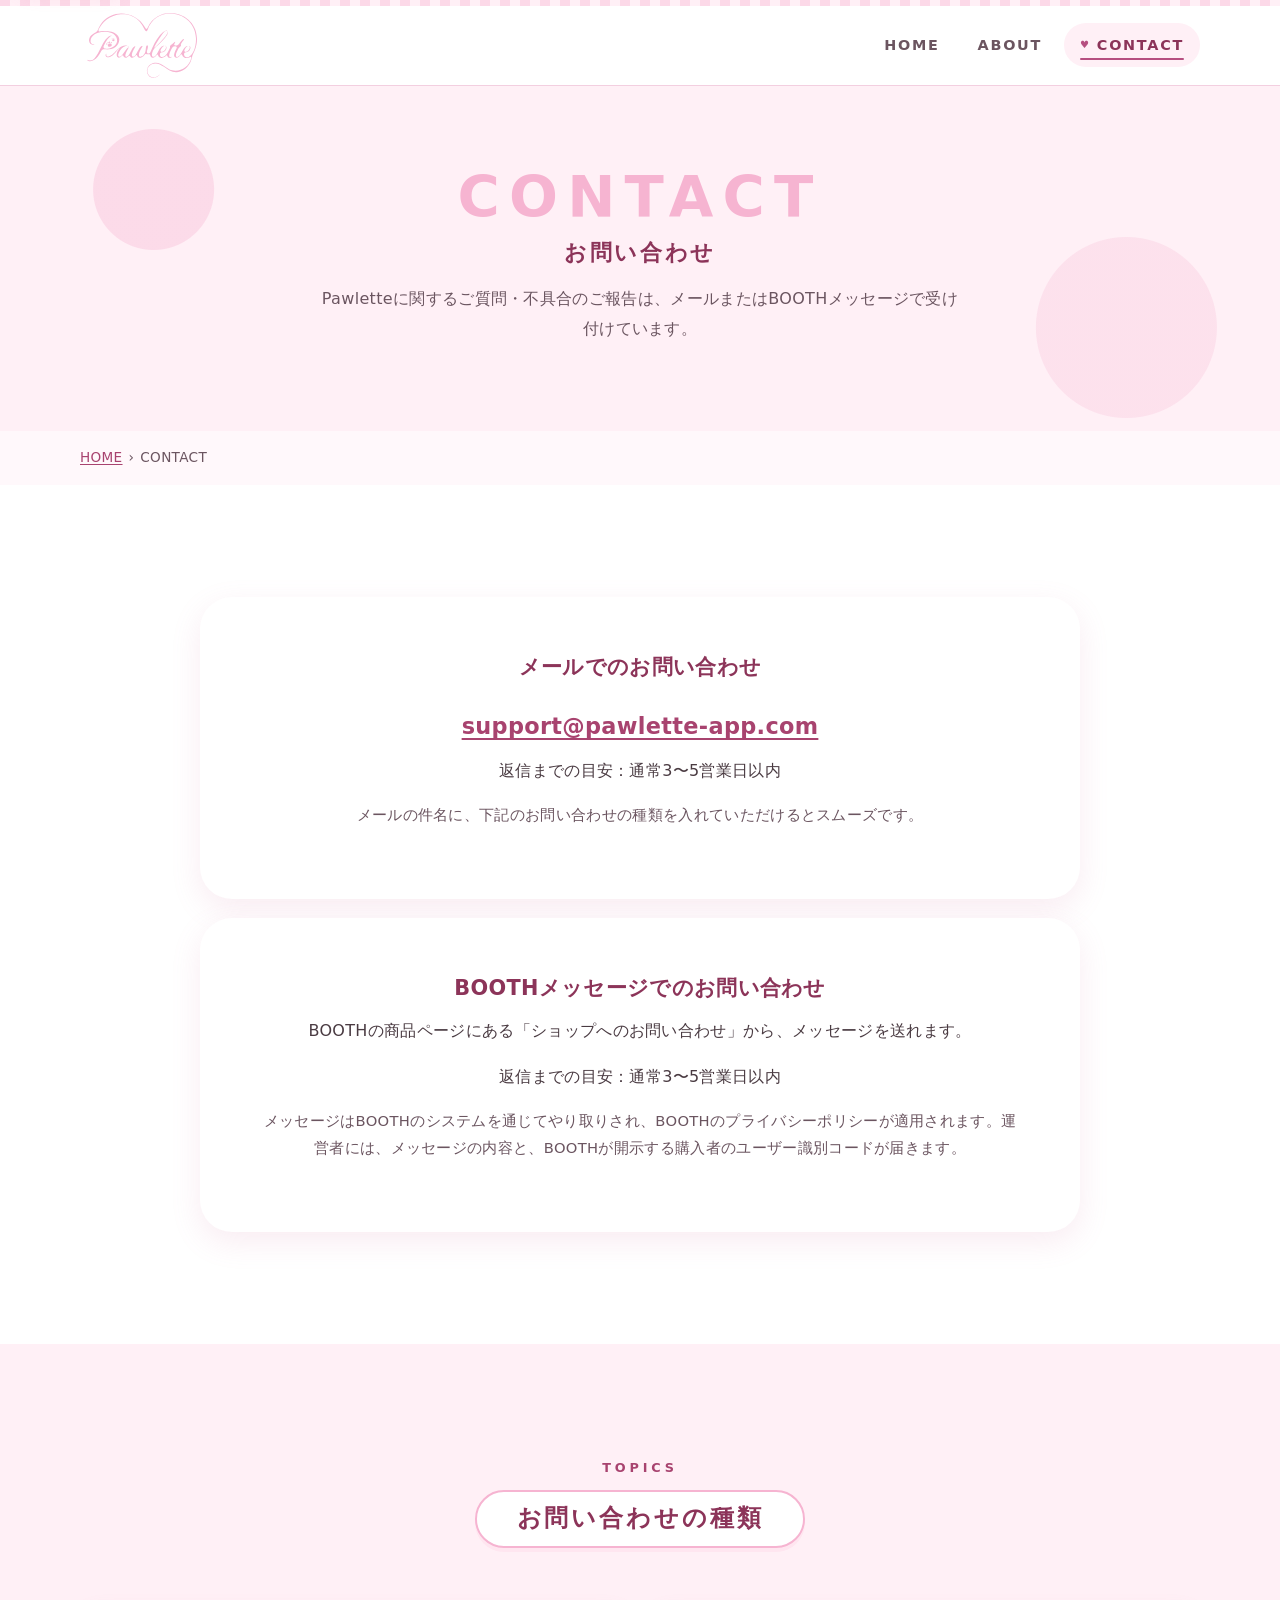
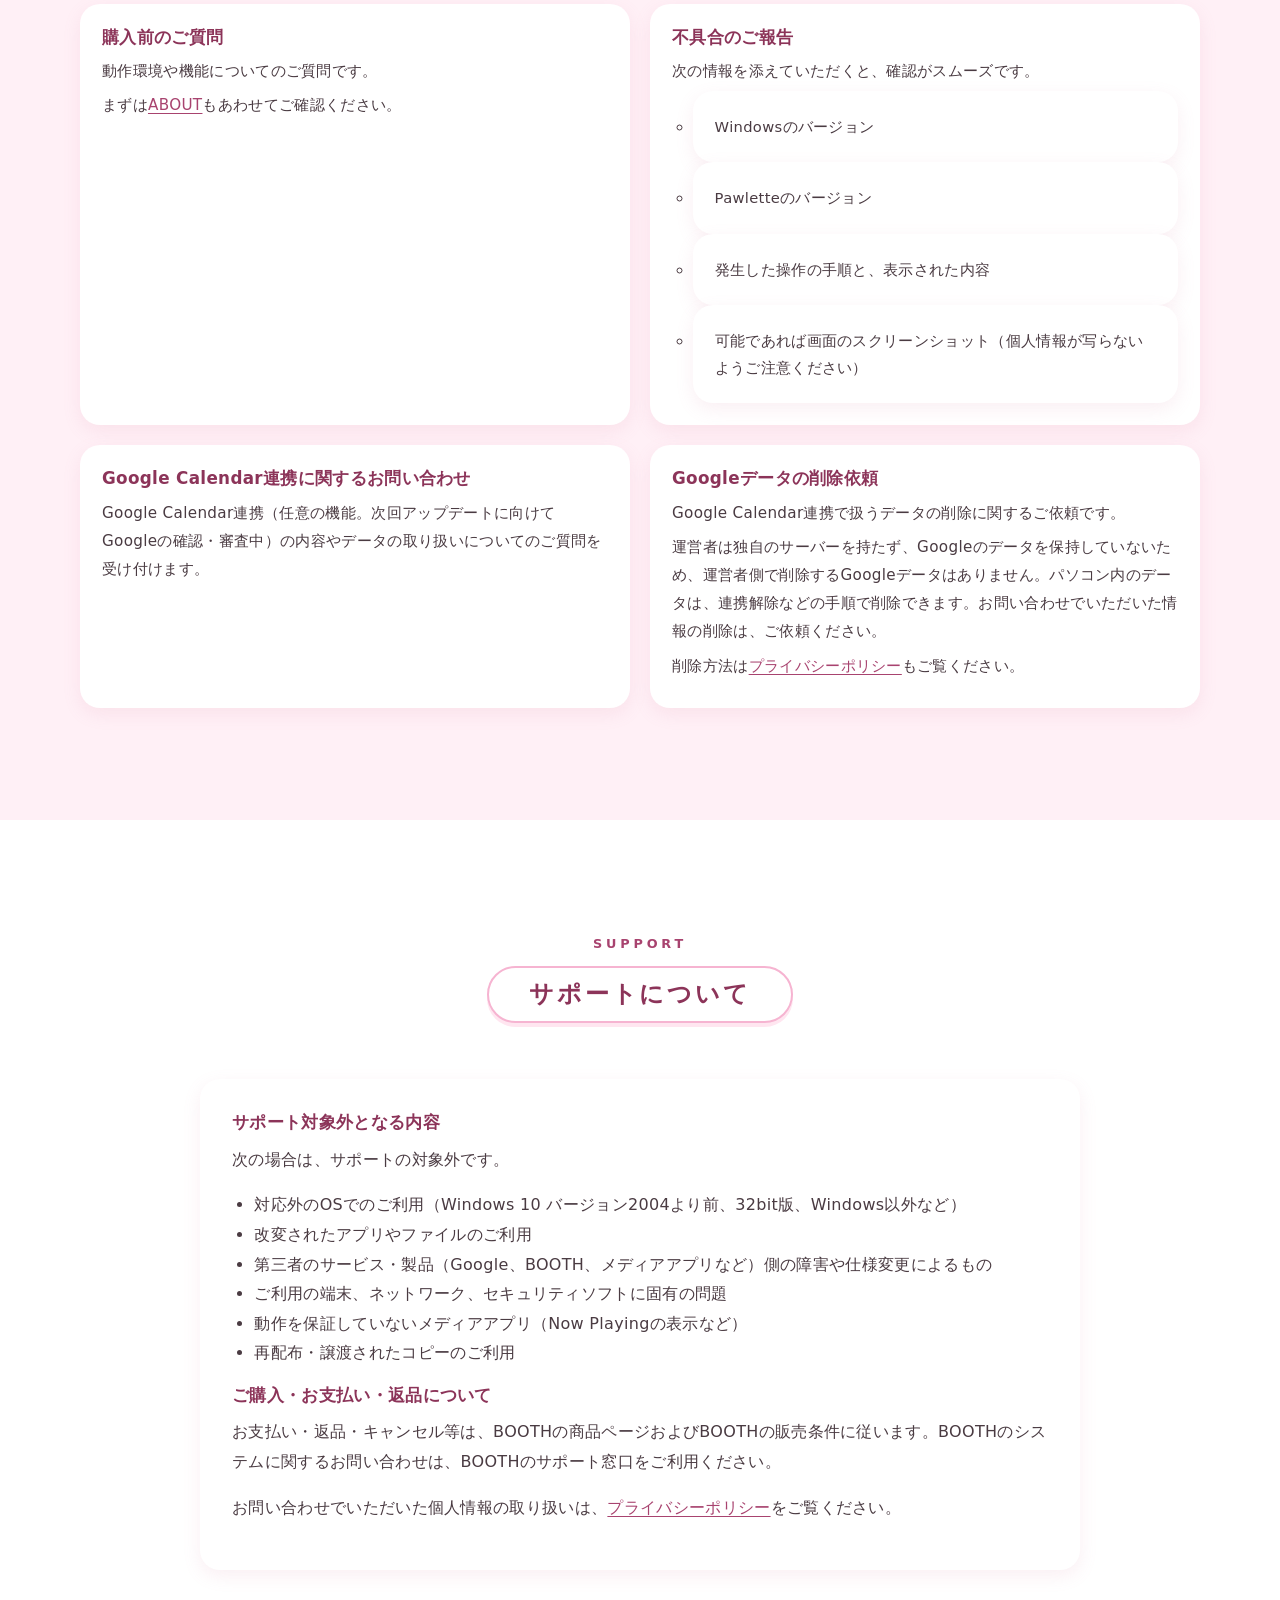
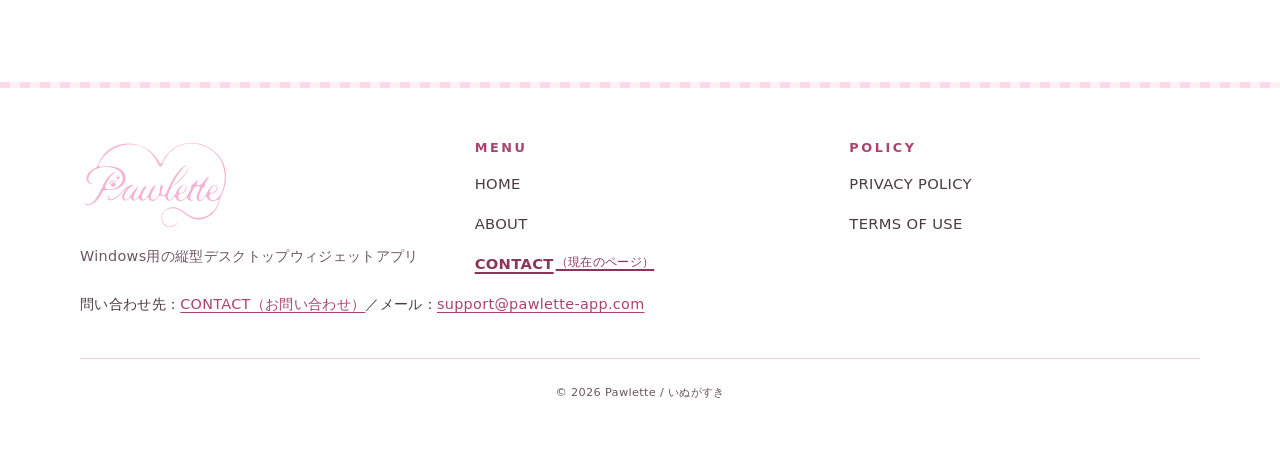
<file: contact.html>
<!DOCTYPE html>
<html lang="ja">
<head>
  <meta charset="UTF-8">
  <meta name="viewport" content="width=device-width, initial-scale=1">
  <title>CONTACT（お問い合わせ）｜Pawlette</title>
  <link rel="canonical" href="https://pawlette-app.com/contact.html">
  <meta name="description" content="Pawletteの購入前のご質問、不具合のご報告、Google Calendar連携やGoogleデータの削除に関するお問い合わせ窓口のご案内です。">
  <meta name="theme-color" content="#fff0f6">
  <meta property="og:site_name" content="Pawlette">
  <meta property="og:type" content="article">
  <meta property="og:title" content="CONTACT（お問い合わせ）｜Pawlette">
  <meta property="og:description" content="Pawletteの購入前のご質問、不具合のご報告、Google Calendar連携やGoogleデータの削除に関するお問い合わせ窓口のご案内です。">
  <meta property="og:url" content="https://pawlette-app.com/contact.html">
  <meta property="og:image" content="https://pawlette-app.com/assets/img/ogp.jpg">
  <meta name="twitter:image" content="https://pawlette-app.com/assets/img/ogp.jpg">
  <meta property="og:locale" content="ja_JP">
  <meta name="twitter:card" content="summary_large_image">
  <link rel="icon" href="favicon.ico" sizes="any">
  <link rel="icon" href="favicon-32.png" type="image/png" sizes="32x32">
  <link rel="apple-touch-icon" href="apple-touch-icon.png">
  <link rel="stylesheet" href="assets/css/style.css">
  <script>document.documentElement.classList.add("js");</script>
  <script src="assets/js/main.js" defer></script>
  <link rel="stylesheet" href="assets/css/review-overrides.css">
</head>
<body>
  <a class="skip-link" href="#main">本文へ移動</a>
  <header class="site-header">
    <div class="container header-inner">
      <a class="site-logo" href="index.html"><img src="assets/brand/pawlette-logo.svg" width="116" height="71" alt="Pawlette ホーム"></a>
      <button class="nav-toggle" type="button" aria-expanded="false" aria-controls="global-nav">
        <span class="nav-toggle-bars" aria-hidden="true"><span></span><span></span><span></span></span>
        <span class="nav-toggle-label">MENU</span>
      </button>
      <nav class="global-nav" id="global-nav" aria-label="メインメニュー">
        <ul>
          <li><a href="index.html">HOME</a></li>
          <li><a href="about.html">ABOUT</a></li>
          <li><a href="contact.html" aria-current="page">CONTACT</a></li>
        </ul>
      </nav>
    </div>
  </header>
  <main id="main">
    <div class="page-hero">
      <div class="container">
        <span class="en" aria-hidden="true">CONTACT</span>
        <h1>お問い合わせ</h1>
        <p>Pawletteに関するご質問・不具合のご報告は、メールまたはBOOTHメッセージで受け付けています。</p>
      </div>
    </div>
    <nav class="breadcrumb container" aria-label="パンくずリスト">
      <ol>
        <li><a href="index.html">HOME</a></li>
        <li><span aria-current="page">CONTACT</span></li>
      </ol>
    </nav>

    <section class="section section--white" aria-labelledby="mail-title">
      <div class="container" style="max-width:880px">
        <div class="contact-box">
          <h2 id="mail-title" style="color:var(--c-pink-800);font-size:1.3rem">メールでのお問い合わせ</h2>
          <p class="contact-mail"><a href="mailto:support@pawlette-app.com">support@pawlette-app.com</a></p>
          <p>返信までの目安：通常3〜5営業日以内</p>
          <p style="font-size:.92rem;color:var(--c-text-sub)">メールの件名に、下記のお問い合わせの種類を入れていただけるとスムーズです。</p>
        </div>
        <div class="contact-box" style="margin-top:1.2em">
          <h2 id="booth-msg-title" style="color:var(--c-pink-800);font-size:1.3rem">BOOTHメッセージでのお問い合わせ</h2>
          <p>BOOTHの商品ページにある「ショップへのお問い合わせ」から、メッセージを送れます。</p>
          <p>返信までの目安：通常3〜5営業日以内</p>
          <p style="font-size:.92rem;color:var(--c-text-sub)">メッセージはBOOTHのシステムを通じてやり取りされ、BOOTHのプライバシーポリシーが適用されます。運営者には、メッセージの内容と、BOOTHが開示する購入者のユーザー識別コードが届きます。</p>
        </div>
      </div>
    </section>

    <section class="section section--pink" aria-labelledby="topic-title">
      <div class="container">
        <div class="section-title">
          <span class="en" aria-hidden="true">TOPICS</span>
          <h2 id="topic-title">お問い合わせの種類</h2>
        </div>
        <ul class="topic-grid">
          <li>
            <h3>購入前のご質問</h3>
            <p>動作環境や機能についてのご質問です。</p>
            <p>まずは<a href="about.html">ABOUT</a>もあわせてご確認ください。</p>
          </li>
          <li>
            <h3>不具合のご報告</h3>
            <p>次の情報を添えていただくと、確認がスムーズです。</p>
            <ul>
              <li>Windowsのバージョン</li>
              <li>Pawletteのバージョン</li>
              <li>発生した操作の手順と、表示された内容</li>
              <li>可能であれば画面のスクリーンショット（個人情報が写らないようご注意ください）</li>
            </ul>
          </li>
          <li>
            <h3>Google Calendar連携に関するお問い合わせ</h3>
            <p data-gs="contact">Google Calendar連携（任意の機能。次回アップデートに向けてGoogleの確認・審査中）の内容やデータの取り扱いについてのご質問を受け付けます。</p>
          </li>
          <li>
            <h3>Googleデータの削除依頼</h3>
            <p>Google Calendar連携で扱うデータの削除に関するご依頼です。</p>
            <p>運営者は独自のサーバーを持たず、Googleのデータを保持していないため、運営者側で削除するGoogleデータはありません。パソコン内のデータは、連携解除などの手順で削除できます。お問い合わせでいただいた情報の削除は、ご依頼ください。</p>
            <p>削除方法は<a href="privacy.html#delete">プライバシーポリシー</a>もご覧ください。</p>
          </li>
        </ul>
      </div>
    </section>

    <section class="section section--white" aria-labelledby="scope-title">
      <div class="container" style="max-width:880px">
        <div class="section-title">
          <span class="en" aria-hidden="true">SUPPORT</span>
          <h2 id="scope-title">サポートについて</h2>
        </div>
        <div class="card">
          <h3 style="font-size:1.05rem;color:var(--c-pink-800)">サポート対象外となる内容</h3>
          <p>次の場合は、サポートの対象外です。</p>
          <ul>
            <li>対応外のOSでのご利用（Windows 10 バージョン2004より前、32bit版、Windows以外など）</li>
            <li>改変されたアプリやファイルのご利用</li>
            <li>第三者のサービス・製品（Google、BOOTH、メディアアプリなど）側の障害や仕様変更によるもの</li>
            <li>ご利用の端末、ネットワーク、セキュリティソフトに固有の問題</li>
            <li>動作を保証していないメディアアプリ（Now Playingの表示など）</li>
            <li>再配布・譲渡されたコピーのご利用</li>
          </ul>
          <h3 style="font-size:1.05rem;color:var(--c-pink-800)">ご購入・お支払い・返品について</h3>
          <p>お支払い・返品・キャンセル等は、BOOTHの商品ページおよびBOOTHの販売条件に従います。BOOTHのシステムに関するお問い合わせは、BOOTHのサポート窓口をご利用ください。</p>
          <p>お問い合わせでいただいた個人情報の取り扱いは、<a href="privacy.html">プライバシーポリシー</a>をご覧ください。</p>
        </div>
      </div>
    </section>

  </main>
  <footer class="site-footer">
    <div class="container">
      <div class="footer-grid">
        <div class="footer-brand">
          <img src="assets/brand/pawlette-logo.svg" width="150" height="91" alt="Pawlette">
          <p>Windows用の縦型デスクトップウィジェットアプリ</p>
        </div>
        <div class="footer-nav">
          <nav aria-label="フッターメニュー">
            <h2>MENU</h2>
            <ul>
            <li><a href="index.html">HOME</a></li>
            <li><a href="about.html">ABOUT</a></li>
            <li><a href="contact.html" aria-current="page">CONTACT</a></li>
            </ul>
          </nav>
          <nav aria-label="規約・ポリシー">
            <h2>POLICY</h2>
            <ul>
            <li><a href="privacy.html">PRIVACY POLICY</a></li>
            <li><a href="terms.html">TERMS OF USE</a></li>
            </ul>
          </nav>
        </div>
      </div>
      <p class="footer-contact">問い合わせ先：<a href="contact.html">CONTACT（お問い合わせ）</a>／メール：<a href="mailto:support@pawlette-app.com">support@pawlette-app.com</a></p>
      <p class="copyright"><small>&copy; 2026 Pawlette / いぬがすき</small></p>
    </div>
  </footer>
</body>
</html>
</file>
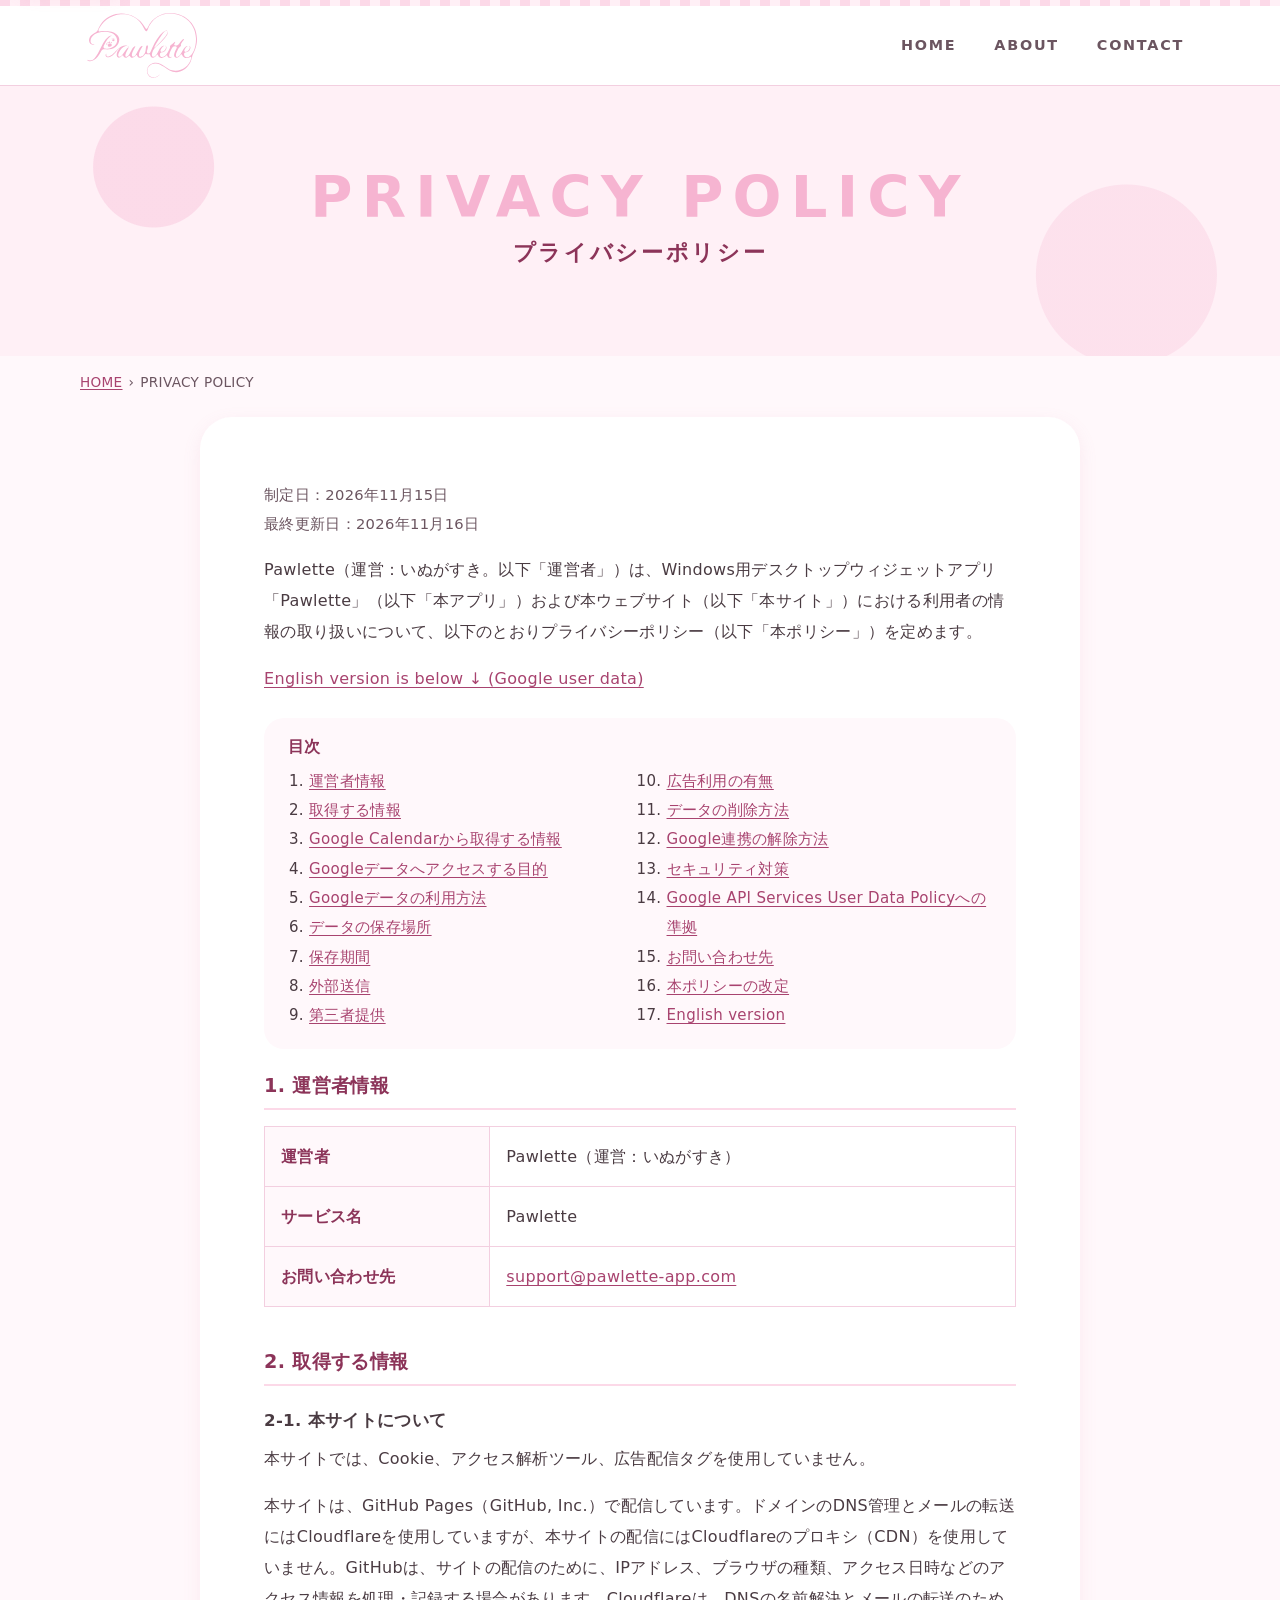
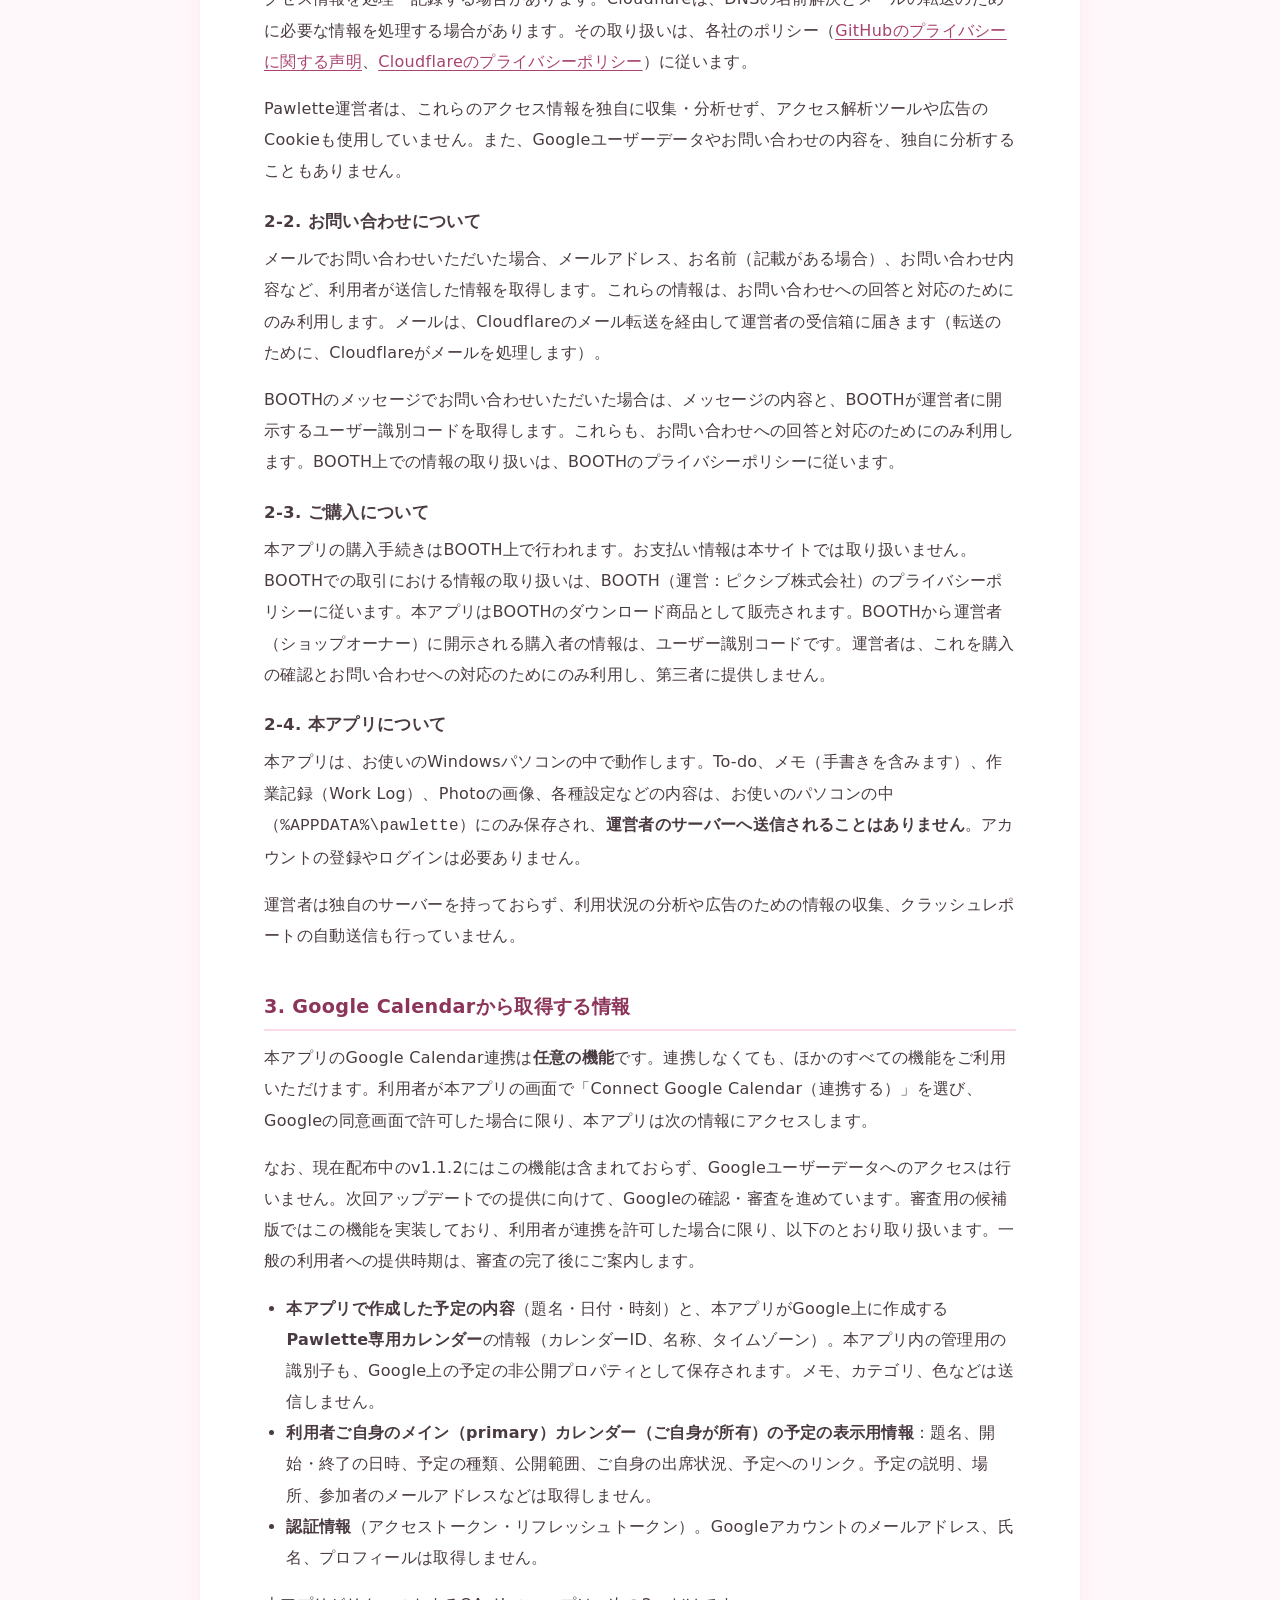
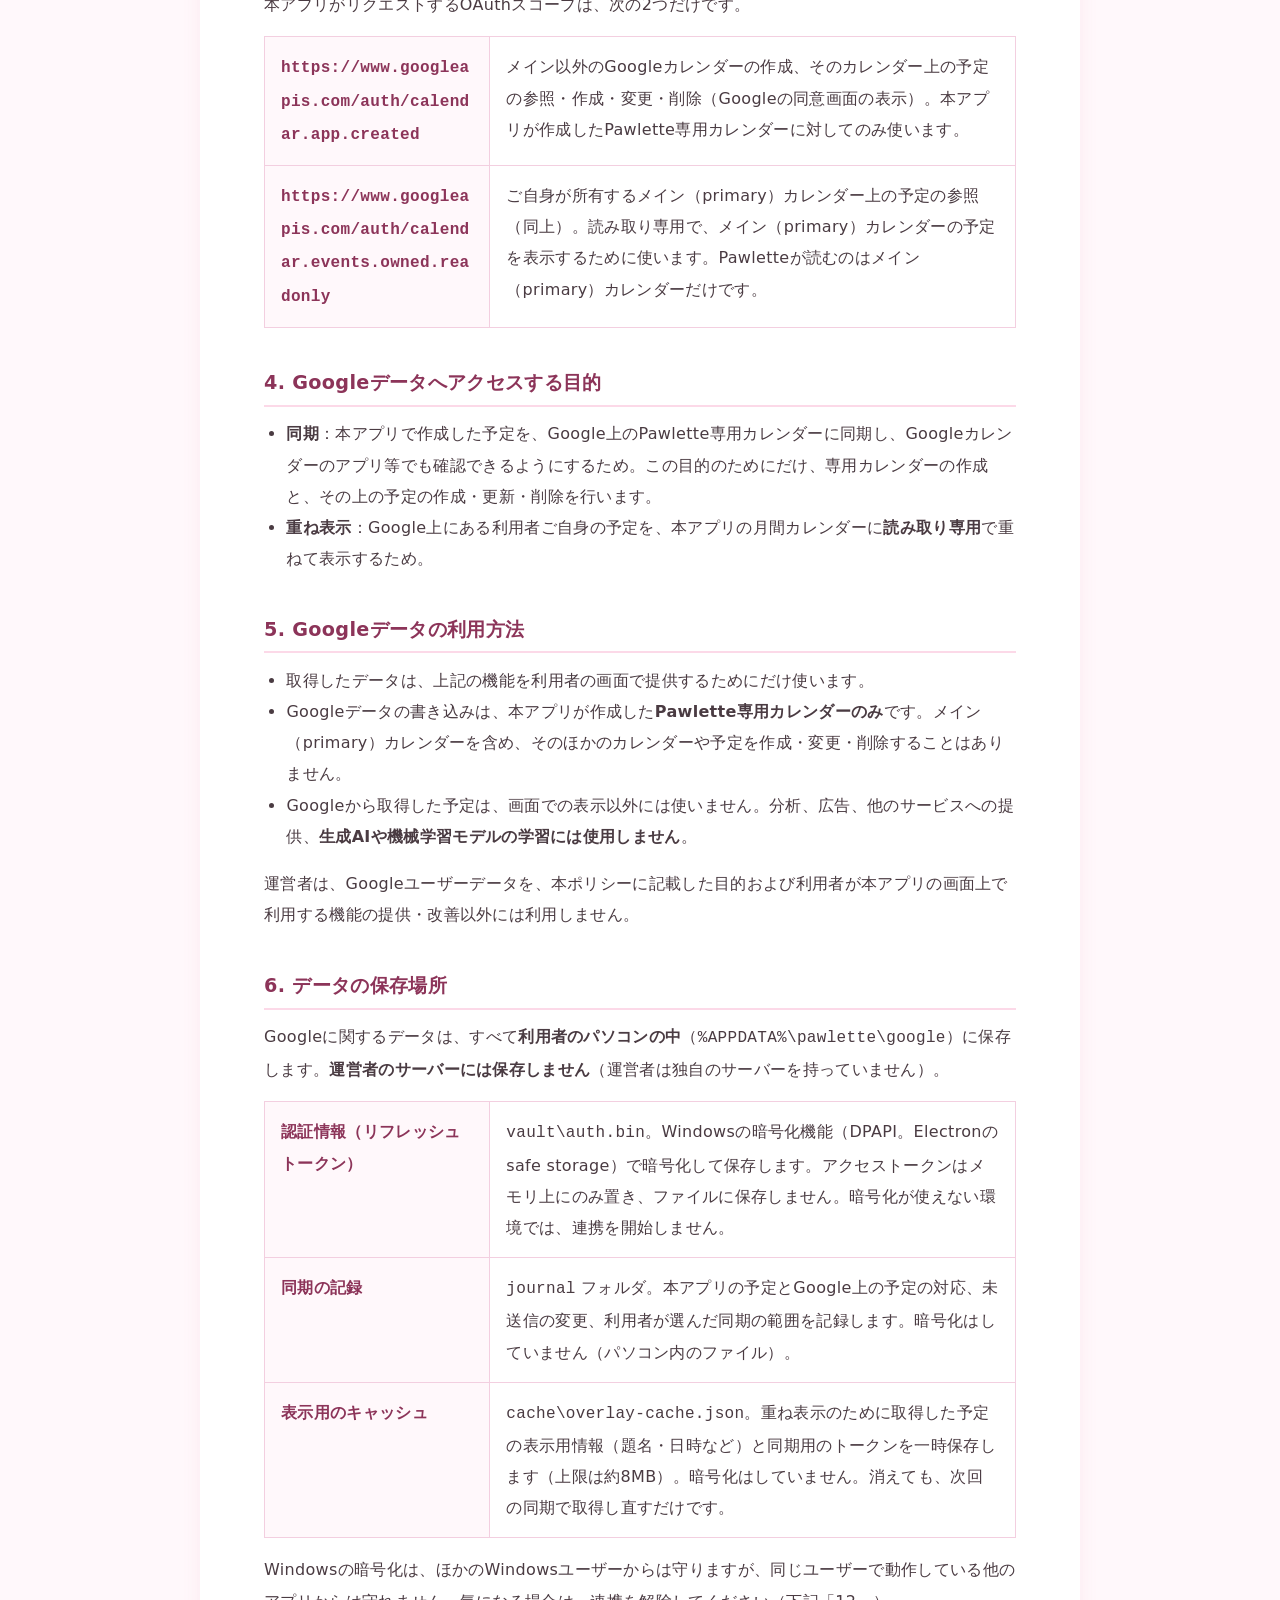
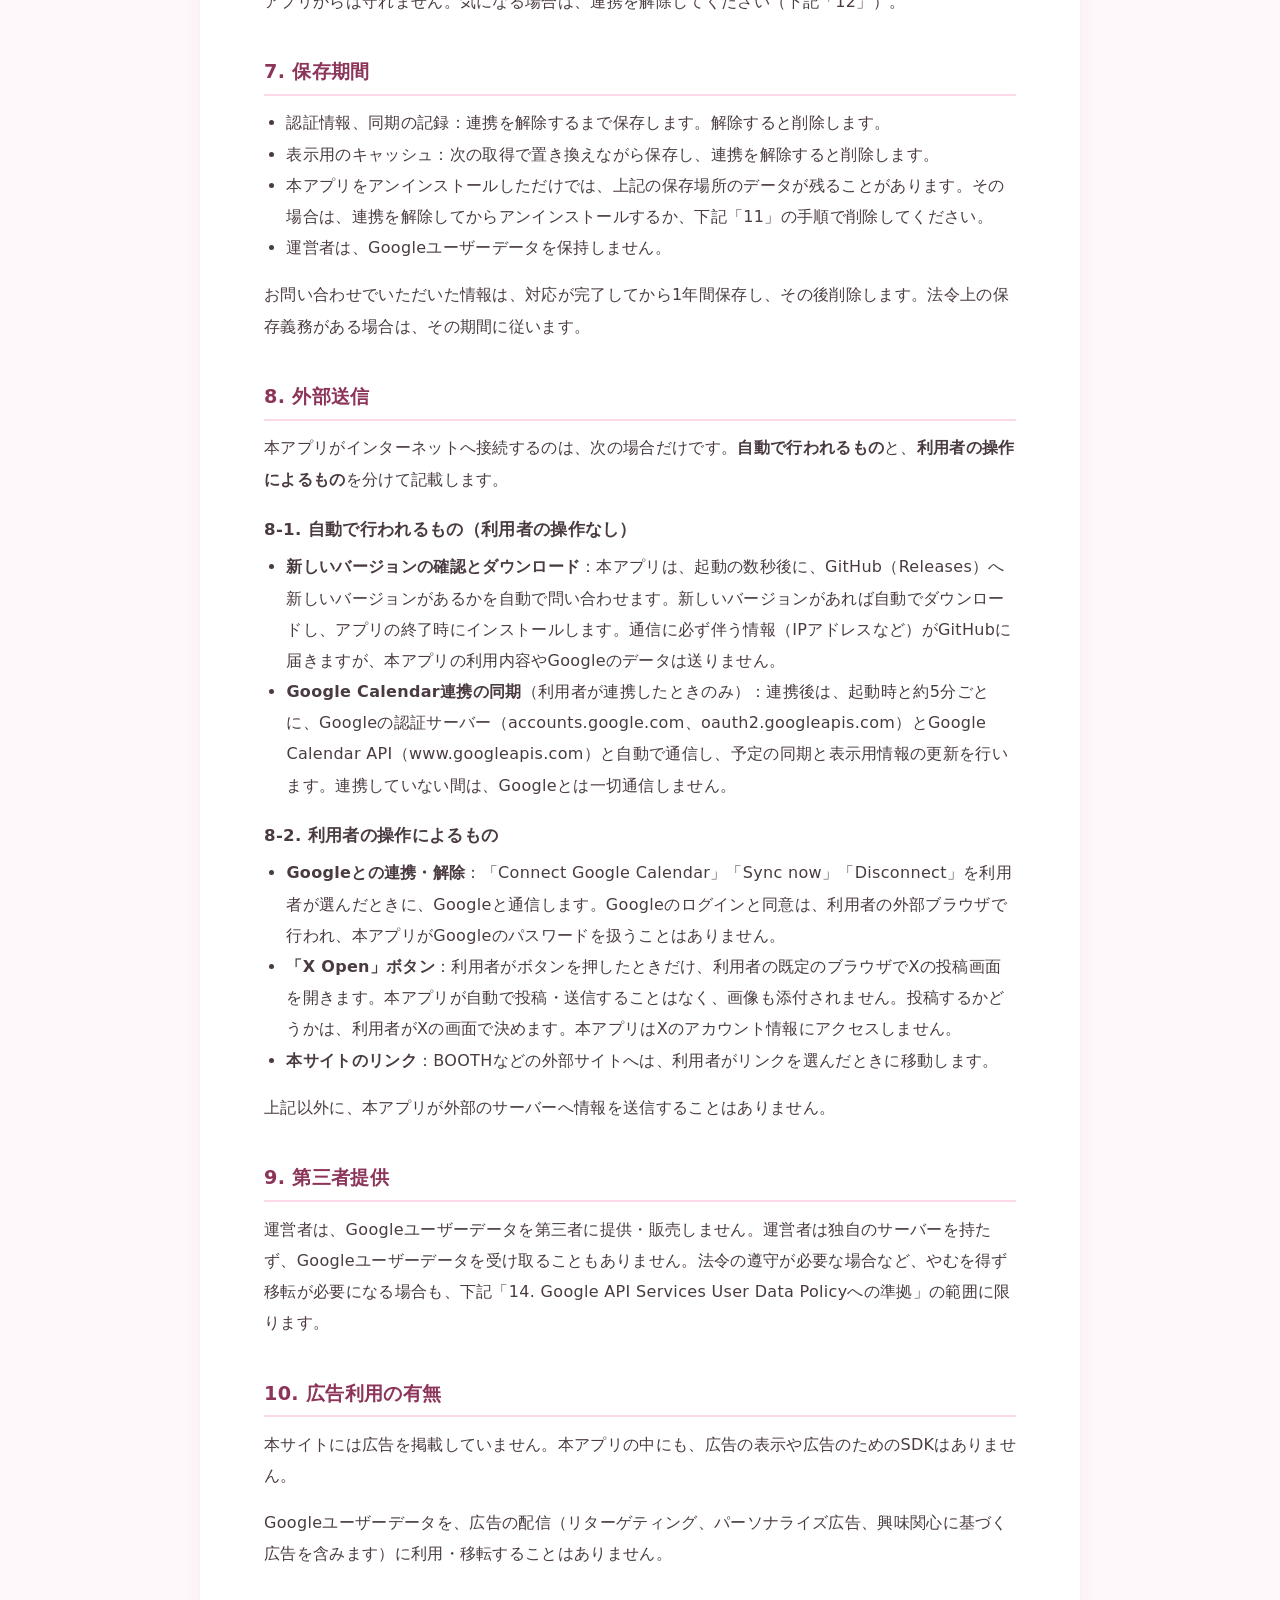
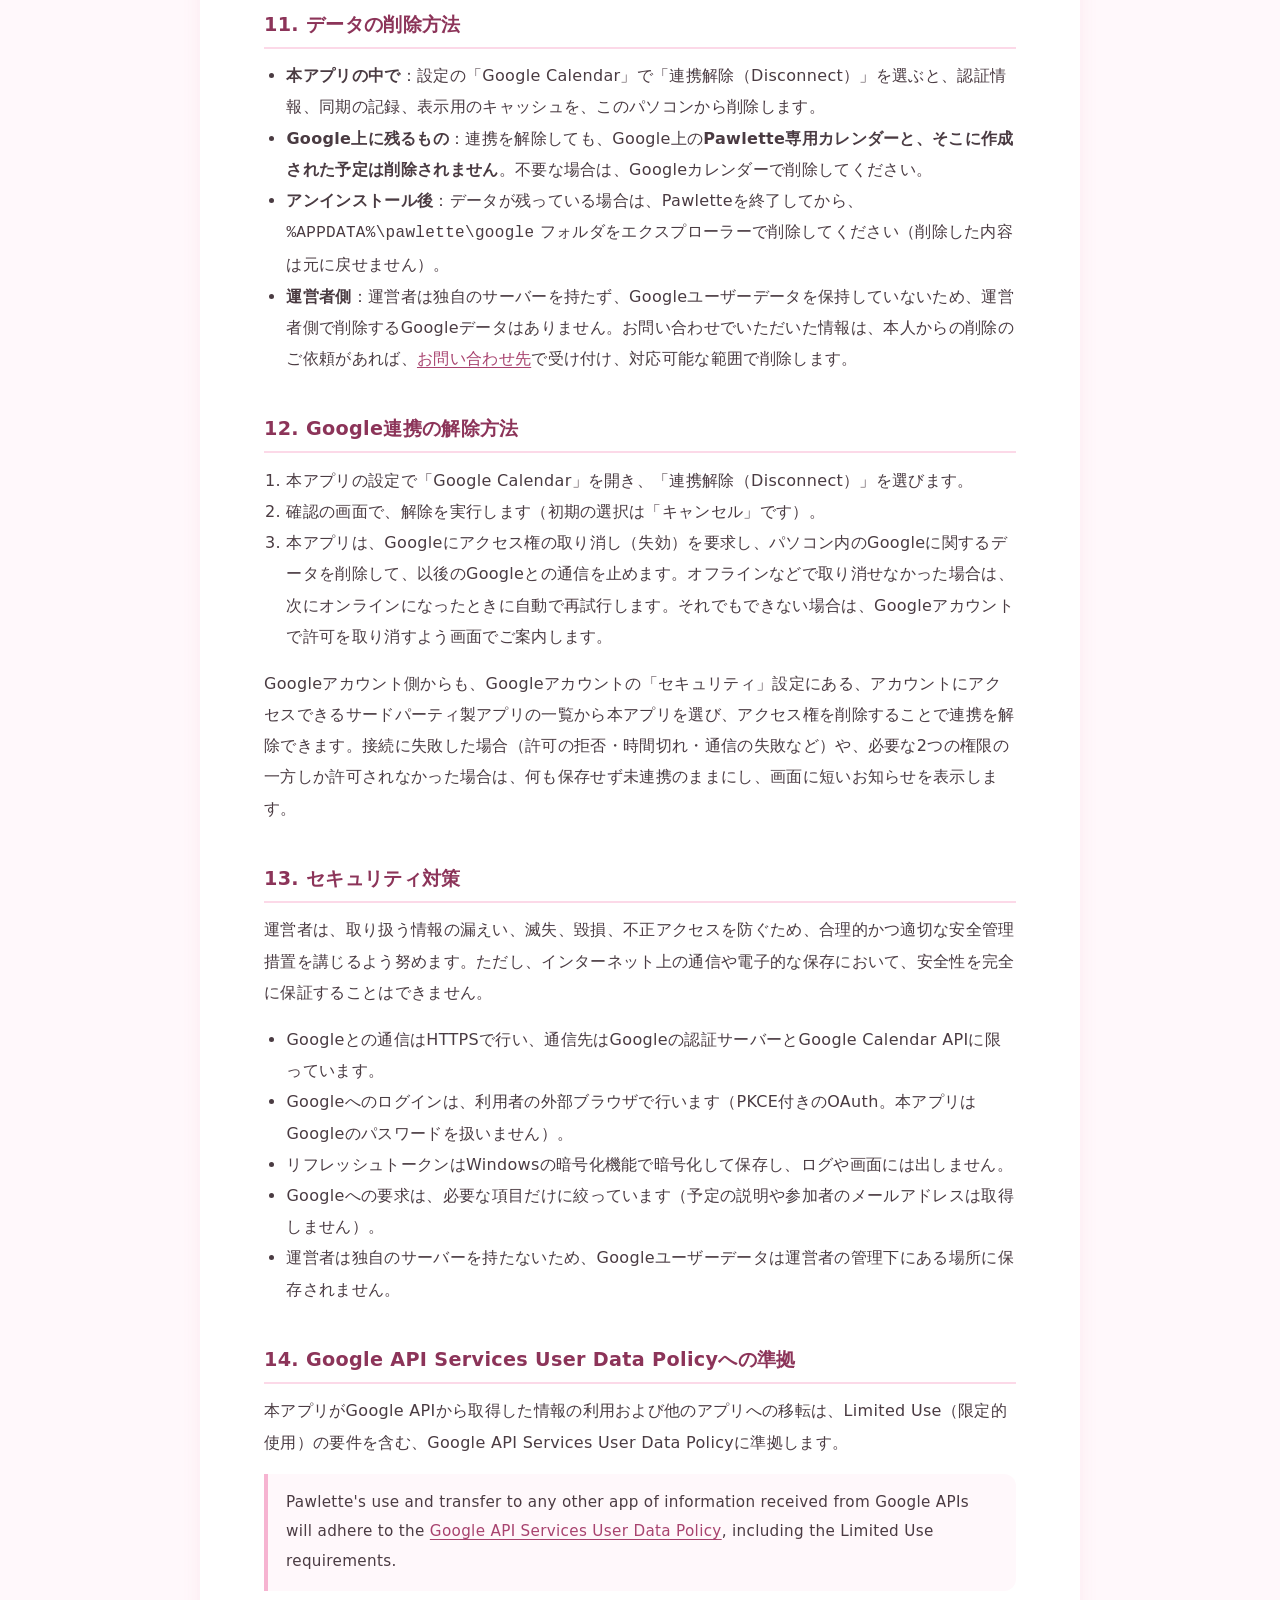
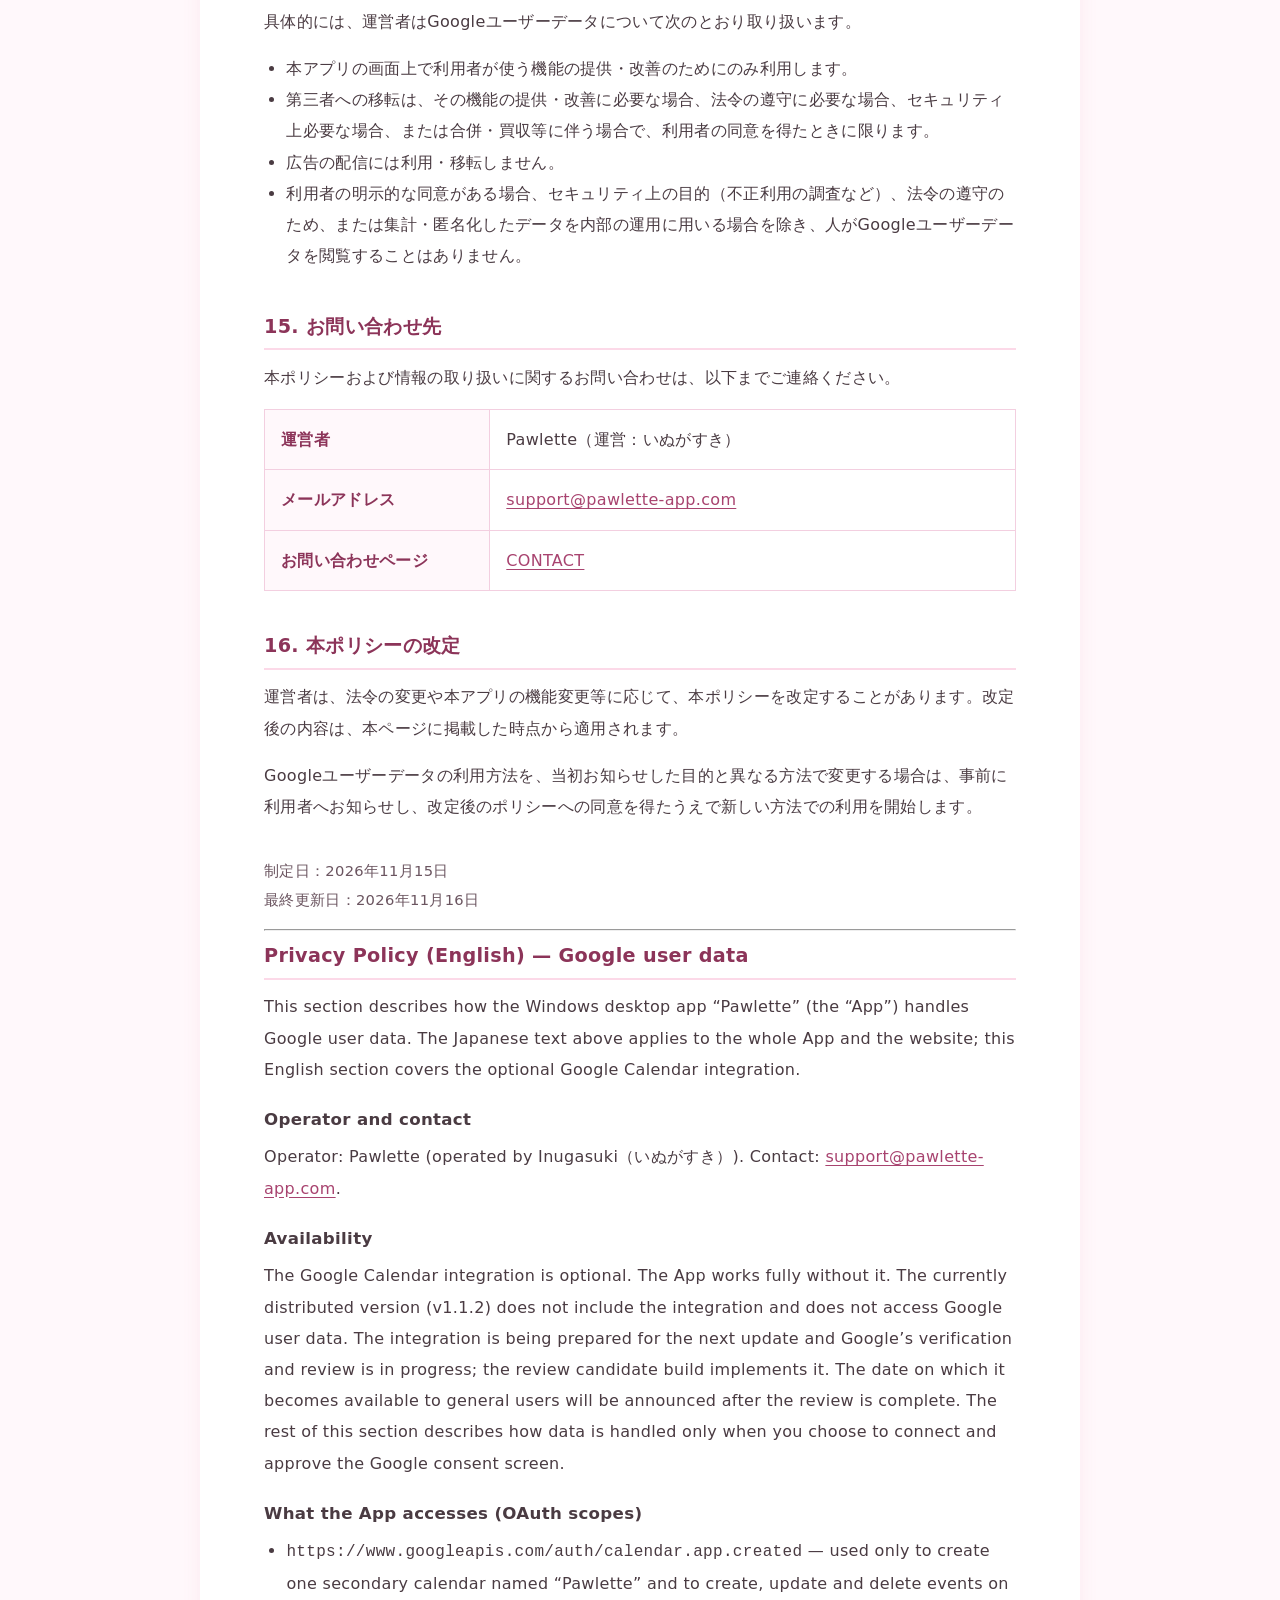
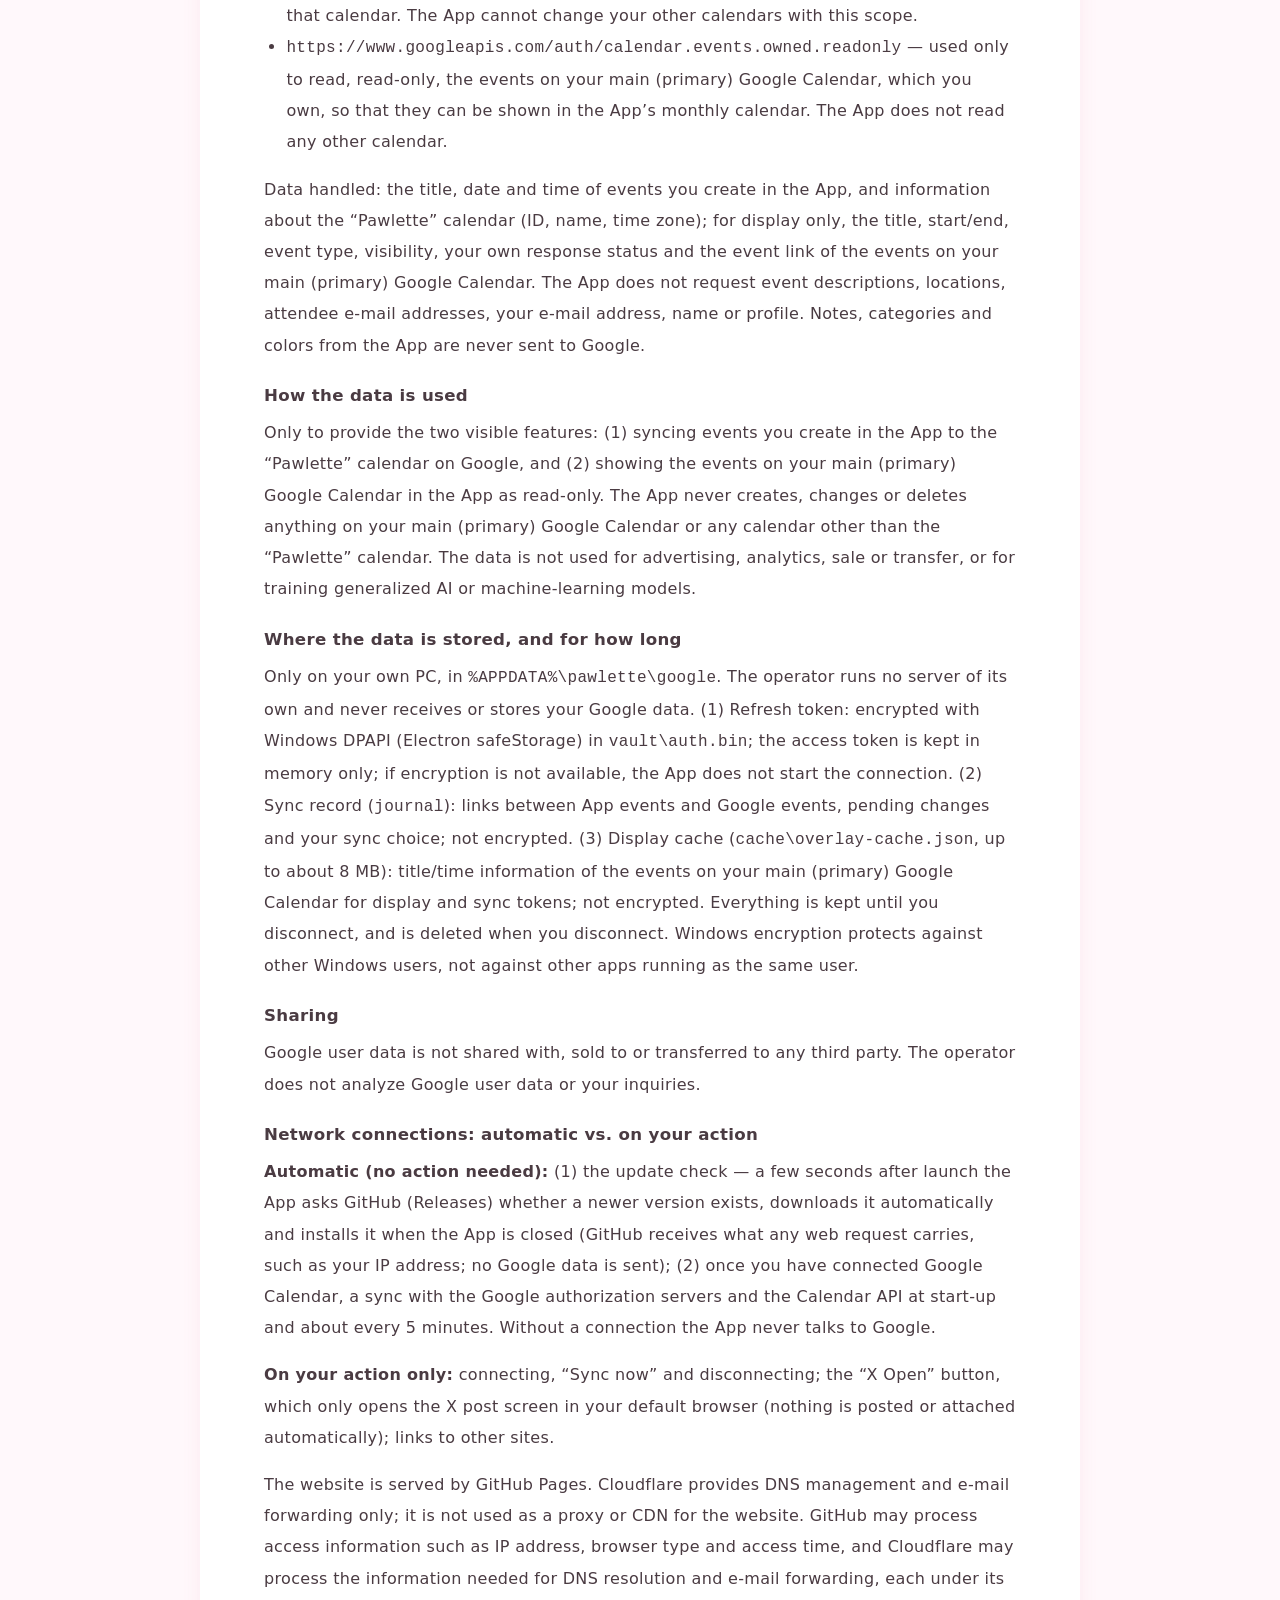
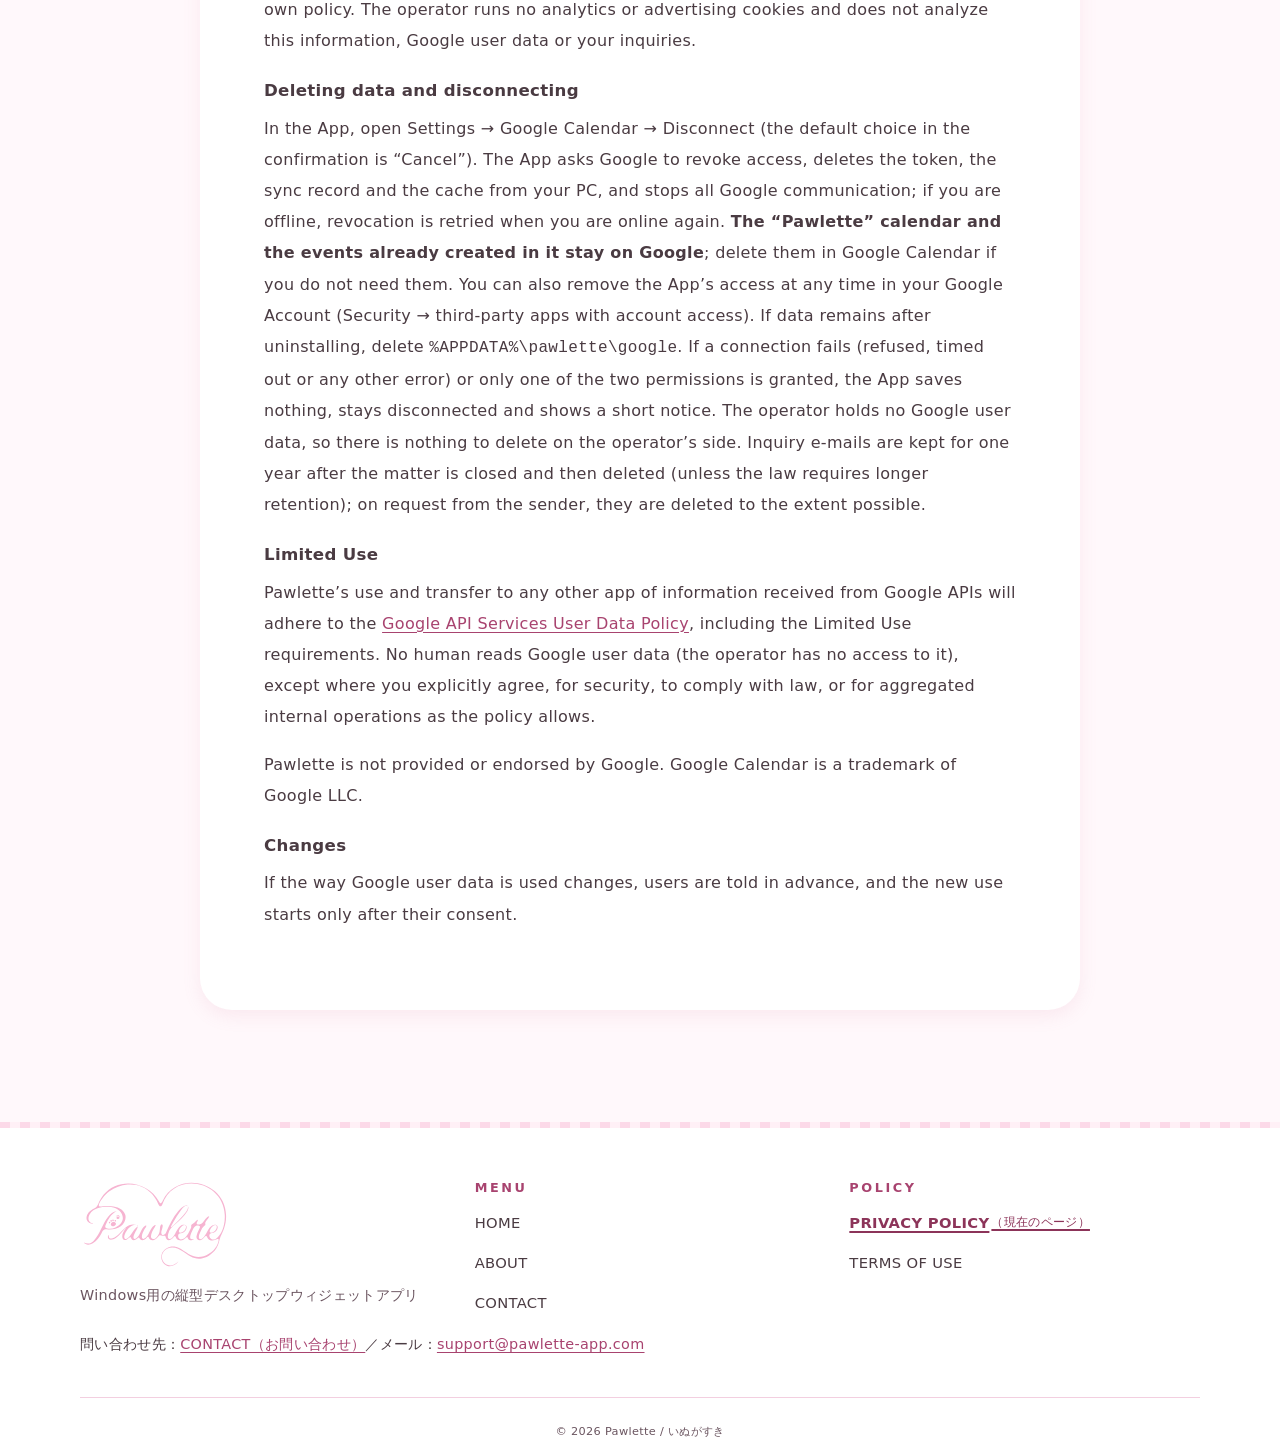
<file: privacy.html>
<!DOCTYPE html>
<html lang="ja">
<head>
  <meta charset="UTF-8">
  <meta name="viewport" content="width=device-width, initial-scale=1">
  <title>PRIVACY POLICY（プライバシーポリシー）｜Pawlette</title>
  <link rel="canonical" href="https://pawlette-app.com/privacy.html">
  <meta name="description" content="Pawlette（Windows用デスクトップウィジェットアプリ）と公式サイトにおける情報の取り扱い、Google Calendar連携で扱うGoogleユーザーデータの取り扱いについて定めたプライバシーポリシーです。">
  <meta name="theme-color" content="#fff0f6">
  <meta property="og:site_name" content="Pawlette">
  <meta property="og:type" content="article">
  <meta property="og:title" content="PRIVACY POLICY（プライバシーポリシー）｜Pawlette">
  <meta property="og:description" content="Pawlette（Windows用デスクトップウィジェットアプリ）と公式サイトにおける情報の取り扱い、Google Calendar連携で扱うGoogleユーザーデータの取り扱いについて定めたプライバシーポリシーです。">
  <meta property="og:url" content="https://pawlette-app.com/privacy.html">
  <meta property="og:image" content="https://pawlette-app.com/assets/img/ogp.jpg">
  <meta name="twitter:image" content="https://pawlette-app.com/assets/img/ogp.jpg">
  <meta property="og:locale" content="ja_JP">
  <meta name="twitter:card" content="summary_large_image">
  <link rel="icon" href="favicon.ico" sizes="any">
  <link rel="icon" href="favicon-32.png" type="image/png" sizes="32x32">
  <link rel="apple-touch-icon" href="apple-touch-icon.png">
  <link rel="stylesheet" href="assets/css/style.css">
  <script>document.documentElement.classList.add("js");</script>
  <script src="assets/js/main.js" defer></script>
  <link rel="stylesheet" href="assets/css/review-overrides.css">
</head>
<body>
  <a class="skip-link" href="#main">本文へ移動</a>
  <header class="site-header">
    <div class="container header-inner">
      <a class="site-logo" href="index.html"><img src="assets/brand/pawlette-logo.svg" width="116" height="71" alt="Pawlette ホーム"></a>
      <button class="nav-toggle" type="button" aria-expanded="false" aria-controls="global-nav">
        <span class="nav-toggle-bars" aria-hidden="true"><span></span><span></span><span></span></span>
        <span class="nav-toggle-label">MENU</span>
      </button>
      <nav class="global-nav" id="global-nav" aria-label="メインメニュー">
        <ul>
          <li><a href="index.html">HOME</a></li>
          <li><a href="about.html">ABOUT</a></li>
          <li><a href="contact.html">CONTACT</a></li>
        </ul>
      </nav>
    </div>
  </header>
  <main id="main">
    <div class="page-hero">
      <div class="container">
        <span class="en" aria-hidden="true">PRIVACY POLICY</span>
        <h1>プライバシーポリシー</h1>
      </div>
    </div>
    <nav class="breadcrumb container" aria-label="パンくずリスト">
      <ol>
        <li><a href="index.html">HOME</a></li>
        <li><span aria-current="page">PRIVACY POLICY</span></li>
      </ol>
    </nav>

    <section class="section" style="padding-top:8px">
      <div class="container">
        <article class="legal-wrap">
          <p class="meta">制定日：2026年11月15日<br>最終更新日：2026年11月16日</p>
          <p>Pawlette（運営：いぬがすき。以下「運営者」）は、Windows用デスクトップウィジェットアプリ「Pawlette」（以下「本アプリ」）および本ウェブサイト（以下「本サイト」）における利用者の情報の取り扱いについて、以下のとおりプライバシーポリシー（以下「本ポリシー」）を定めます。</p>

          <p><a href="#english" lang="en">English version is below ↓ (Google user data)</a></p>

          <nav class="toc" aria-labelledby="toc-title">
            <h2 id="toc-title">目次</h2>
            <ol>
              <li><a href="#operator">運営者情報</a></li>
              <li><a href="#collect">取得する情報</a></li>
              <li><a href="#google-data">Google Calendarから取得する情報</a></li>
              <li><a href="#google-purpose">Googleデータへアクセスする目的</a></li>
              <li><a href="#google-use">Googleデータの利用方法</a></li>
              <li><a href="#storage">データの保存場所</a></li>
              <li><a href="#retention">保存期間</a></li>
              <li><a href="#transfer">外部送信</a></li>
              <li><a href="#third-party">第三者提供</a></li>
              <li><a href="#ads">広告利用の有無</a></li>
              <li><a href="#delete">データの削除方法</a></li>
              <li><a href="#revoke">Google連携の解除方法</a></li>
              <li><a href="#security">セキュリティ対策</a></li>
              <li><a href="#limited-use">Google API Services User Data Policyへの準拠</a></li>
              <li><a href="#contact">お問い合わせ先</a></li>
              <li><a href="#change">本ポリシーの改定</a></li>
              <li><a href="#english" lang="en">English version</a></li>
            </ol>
          </nav>

          <h2 id="operator">1. 運営者情報</h2>
          <table class="legal-table">
            <tr><th scope="row">運営者</th><td>Pawlette（運営：いぬがすき）</td></tr>
            <tr><th scope="row">サービス名</th><td>Pawlette</td></tr>
            <tr><th scope="row">お問い合わせ先</th><td><a href="mailto:support@pawlette-app.com">support@pawlette-app.com</a></td></tr>
          </table>

          <h2 id="collect">2. 取得する情報</h2>
          <h3>2-1. 本サイトについて</h3>
          <p>本サイトでは、Cookie、アクセス解析ツール、広告配信タグを使用していません。</p>
          <p>本サイトは、GitHub Pages（GitHub, Inc.）で配信しています。ドメインのDNS管理とメールの転送にはCloudflareを使用していますが、本サイトの配信にはCloudflareのプロキシ（CDN）を使用していません。GitHubは、サイトの配信のために、IPアドレス、ブラウザの種類、アクセス日時などのアクセス情報を処理・記録する場合があります。Cloudflareは、DNSの名前解決とメールの転送のために必要な情報を処理する場合があります。その取り扱いは、各社のポリシー（<a href="https://docs.github.com/site-policy/privacy-policies/github-general-privacy-statement" target="_blank" rel="noopener noreferrer">GitHubのプライバシーに関する声明<span class="visually-hidden">（外部サイト・新しいタブで開きます）</span></a>、<a href="https://www.cloudflare.com/privacypolicy/" target="_blank" rel="noopener noreferrer">Cloudflareのプライバシーポリシー<span class="visually-hidden">（外部サイト・新しいタブで開きます）</span></a>）に従います。</p>
          <p>Pawlette運営者は、これらのアクセス情報を独自に収集・分析せず、アクセス解析ツールや広告のCookieも使用していません。また、Googleユーザーデータやお問い合わせの内容を、独自に分析することもありません。</p>
          <h3>2-2. お問い合わせについて</h3>
          <p>メールでお問い合わせいただいた場合、メールアドレス、お名前（記載がある場合）、お問い合わせ内容など、利用者が送信した情報を取得します。これらの情報は、お問い合わせへの回答と対応のためにのみ利用します。メールは、Cloudflareのメール転送を経由して運営者の受信箱に届きます（転送のために、Cloudflareがメールを処理します）。</p>
          <p>BOOTHのメッセージでお問い合わせいただいた場合は、メッセージの内容と、BOOTHが運営者に開示するユーザー識別コードを取得します。これらも、お問い合わせへの回答と対応のためにのみ利用します。BOOTH上での情報の取り扱いは、BOOTHのプライバシーポリシーに従います。</p>
          <h3>2-3. ご購入について</h3>
          <p>本アプリの購入手続きはBOOTH上で行われます。お支払い情報は本サイトでは取り扱いません。BOOTHでの取引における情報の取り扱いは、BOOTH（運営：ピクシブ株式会社）のプライバシーポリシーに従います。本アプリはBOOTHのダウンロード商品として販売されます。BOOTHから運営者（ショップオーナー）に開示される購入者の情報は、ユーザー識別コードです。運営者は、これを購入の確認とお問い合わせへの対応のためにのみ利用し、第三者に提供しません。</p>
          <h3>2-4. 本アプリについて</h3>
          <p>本アプリは、お使いのWindowsパソコンの中で動作します。To-do、メモ（手書きを含みます）、作業記録（Work Log）、Photoの画像、各種設定などの内容は、お使いのパソコンの中（<code>%APPDATA%\pawlette</code>）にのみ保存され、<strong>運営者のサーバーへ送信されることはありません</strong>。アカウントの登録やログインは必要ありません。</p>
          <p>運営者は独自のサーバーを持っておらず、利用状況の分析や広告のための情報の収集、クラッシュレポートの自動送信も行っていません。</p>

          <h2 id="google-data">3. Google Calendarから取得する情報</h2>
          <p>本アプリのGoogle Calendar連携は<strong>任意の機能</strong>です。連携しなくても、ほかのすべての機能をご利用いただけます。利用者が本アプリの画面で「Connect Google Calendar（連携する）」を選び、Googleの同意画面で許可した場合に限り、本アプリは次の情報にアクセスします。</p>
          <p data-gs="privacy-3">なお、現在配布中のv1.1.2にはこの機能は含まれておらず、Googleユーザーデータへのアクセスは行いません。次回アップデートでの提供に向けて、Googleの確認・審査を進めています。審査用の候補版ではこの機能を実装しており、利用者が連携を許可した場合に限り、以下のとおり取り扱います。一般の利用者への提供時期は、審査の完了後にご案内します。</p>
          <ul>
            <li><strong>本アプリで作成した予定の内容</strong>（題名・日付・時刻）と、本アプリがGoogle上に作成する<strong>Pawlette専用カレンダー</strong>の情報（カレンダーID、名称、タイムゾーン）。本アプリ内の管理用の識別子も、Google上の予定の非公開プロパティとして保存されます。メモ、カテゴリ、色などは送信しません。</li>
            <li><strong>利用者ご自身のメイン（primary）カレンダー（ご自身が所有）の予定の表示用情報</strong>：題名、開始・終了の日時、予定の種類、公開範囲、ご自身の出席状況、予定へのリンク。予定の説明、場所、参加者のメールアドレスなどは取得しません。</li>
            <li><strong>認証情報</strong>（アクセストークン・リフレッシュトークン）。Googleアカウントのメールアドレス、氏名、プロフィールは取得しません。</li>
          </ul>
          <p>本アプリがリクエストするOAuthスコープは、次の2つだけです。</p>
          <table class="legal-table">
            <tr><th scope="row"><code>https://www.googleapis.com/auth/calendar.app.created</code></th><td>メイン以外のGoogleカレンダーの作成、そのカレンダー上の予定の参照・作成・変更・削除（Googleの同意画面の表示）。本アプリが作成したPawlette専用カレンダーに対してのみ使います。</td></tr>
            <tr><th scope="row"><code>https://www.googleapis.com/auth/calendar.events.owned.readonly</code></th><td>ご自身が所有するメイン（primary）カレンダー上の予定の参照（同上）。読み取り専用で、メイン（primary）カレンダーの予定を表示するために使います。Pawletteが読むのはメイン（primary）カレンダーだけです。</td></tr>
          </table>

          <h2 id="google-purpose">4. Googleデータへアクセスする目的</h2>
          <ul>
            <li><strong>同期</strong>：本アプリで作成した予定を、Google上のPawlette専用カレンダーに同期し、Googleカレンダーのアプリ等でも確認できるようにするため。この目的のためにだけ、専用カレンダーの作成と、その上の予定の作成・更新・削除を行います。</li>
            <li><strong>重ね表示</strong>：Google上にある利用者ご自身の予定を、本アプリの月間カレンダーに<strong>読み取り専用</strong>で重ねて表示するため。</li>
          </ul>

          <h2 id="google-use">5. Googleデータの利用方法</h2>
          <ul>
            <li>取得したデータは、上記の機能を利用者の画面で提供するためにだけ使います。</li>
            <li>Googleデータの書き込みは、本アプリが作成した<strong>Pawlette専用カレンダーのみ</strong>です。メイン（primary）カレンダーを含め、そのほかのカレンダーや予定を作成・変更・削除することはありません。</li>
            <li>Googleから取得した予定は、画面での表示以外には使いません。分析、広告、他のサービスへの提供、<strong>生成AIや機械学習モデルの学習には使用しません</strong>。</li>
          </ul>
          <p>運営者は、Googleユーザーデータを、本ポリシーに記載した目的および利用者が本アプリの画面上で利用する機能の提供・改善以外には利用しません。</p>

          <h2 id="storage">6. データの保存場所</h2>
          <p>Googleに関するデータは、すべて<strong>利用者のパソコンの中</strong>（<code>%APPDATA%\pawlette\google</code>）に保存します。<strong>運営者のサーバーには保存しません</strong>（運営者は独自のサーバーを持っていません）。</p>
          <table class="legal-table">
            <tr><th scope="row">認証情報（リフレッシュトークン）</th><td><code>vault\auth.bin</code>。Windowsの暗号化機能（DPAPI。Electronのsafe storage）で暗号化して保存します。アクセストークンはメモリ上にのみ置き、ファイルに保存しません。暗号化が使えない環境では、連携を開始しません。</td></tr>
            <tr><th scope="row">同期の記録</th><td><code>journal</code> フォルダ。本アプリの予定とGoogle上の予定の対応、未送信の変更、利用者が選んだ同期の範囲を記録します。暗号化はしていません（パソコン内のファイル）。</td></tr>
            <tr><th scope="row">表示用のキャッシュ</th><td><code>cache\overlay-cache.json</code>。重ね表示のために取得した予定の表示用情報（題名・日時など）と同期用のトークンを一時保存します（上限は約8MB）。暗号化はしていません。消えても、次回の同期で取得し直すだけです。</td></tr>
          </table>
          <p>Windowsの暗号化は、ほかのWindowsユーザーからは守りますが、同じユーザーで動作している他のアプリからは守れません。気になる場合は、連携を解除してください（下記「12」）。</p>

          <h2 id="retention">7. 保存期間</h2>
          <ul>
            <li>認証情報、同期の記録：連携を解除するまで保存します。解除すると削除します。</li>
            <li>表示用のキャッシュ：次の取得で置き換えながら保存し、連携を解除すると削除します。</li>
            <li>本アプリをアンインストールしただけでは、上記の保存場所のデータが残ることがあります。その場合は、連携を解除してからアンインストールするか、下記「11」の手順で削除してください。</li>
            <li>運営者は、Googleユーザーデータを保持しません。</li>
          </ul>
          <p>お問い合わせでいただいた情報は、対応が完了してから1年間保存し、その後削除します。法令上の保存義務がある場合は、その期間に従います。</p>

          <h2 id="transfer">8. 外部送信</h2>
          <p>本アプリがインターネットへ接続するのは、次の場合だけです。<strong>自動で行われるもの</strong>と、<strong>利用者の操作によるもの</strong>を分けて記載します。</p>
          <h3>8-1. 自動で行われるもの（利用者の操作なし）</h3>
          <ul>
            <li><strong>新しいバージョンの確認とダウンロード</strong>：本アプリは、起動の数秒後に、GitHub（Releases）へ新しいバージョンがあるかを自動で問い合わせます。新しいバージョンがあれば自動でダウンロードし、アプリの終了時にインストールします。通信に必ず伴う情報（IPアドレスなど）がGitHubに届きますが、本アプリの利用内容やGoogleのデータは送りません。</li>
            <li><strong>Google Calendar連携の同期</strong>（利用者が連携したときのみ）：連携後は、起動時と約5分ごとに、Googleの認証サーバー（accounts.google.com、oauth2.googleapis.com）とGoogle Calendar API（www.googleapis.com）と自動で通信し、予定の同期と表示用情報の更新を行います。連携していない間は、Googleとは一切通信しません。</li>
          </ul>
          <h3>8-2. 利用者の操作によるもの</h3>
          <ul>
            <li><strong>Googleとの連携・解除</strong>：「Connect Google Calendar」「Sync now」「Disconnect」を利用者が選んだときに、Googleと通信します。Googleのログインと同意は、利用者の外部ブラウザで行われ、本アプリがGoogleのパスワードを扱うことはありません。</li>
            <li><strong>「X Open」ボタン</strong>：利用者がボタンを押したときだけ、利用者の既定のブラウザでXの投稿画面を開きます。本アプリが自動で投稿・送信することはなく、画像も添付されません。投稿するかどうかは、利用者がXの画面で決めます。本アプリはXのアカウント情報にアクセスしません。</li>
            <li><strong>本サイトのリンク</strong>：BOOTHなどの外部サイトへは、利用者がリンクを選んだときに移動します。</li>
          </ul>
          <p>上記以外に、本アプリが外部のサーバーへ情報を送信することはありません。</p>

          <h2 id="third-party">9. 第三者提供</h2>
          <p>運営者は、Googleユーザーデータを第三者に提供・販売しません。運営者は独自のサーバーを持たず、Googleユーザーデータを受け取ることもありません。法令の遵守が必要な場合など、やむを得ず移転が必要になる場合も、下記「14. Google API Services User Data Policyへの準拠」の範囲に限ります。</p>

          <h2 id="ads">10. 広告利用の有無</h2>
          <p>本サイトには広告を掲載していません。本アプリの中にも、広告の表示や広告のためのSDKはありません。</p>
          <p>Googleユーザーデータを、広告の配信（リターゲティング、パーソナライズ広告、興味関心に基づく広告を含みます）に利用・移転することはありません。</p>

          <h2 id="delete">11. データの削除方法</h2>
          <ul>
            <li><strong>本アプリの中で</strong>：設定の「Google Calendar」で「連携解除（Disconnect）」を選ぶと、認証情報、同期の記録、表示用のキャッシュを、このパソコンから削除します。</li>
            <li><strong>Google上に残るもの</strong>：連携を解除しても、Google上の<strong>Pawlette専用カレンダーと、そこに作成された予定は削除されません</strong>。不要な場合は、Googleカレンダーで削除してください。</li>
            <li><strong>アンインストール後</strong>：データが残っている場合は、Pawletteを終了してから、<code>%APPDATA%\pawlette\google</code> フォルダをエクスプローラーで削除してください（削除した内容は元に戻せません）。</li>
            <li><strong>運営者側</strong>：運営者は独自のサーバーを持たず、Googleユーザーデータを保持していないため、運営者側で削除するGoogleデータはありません。お問い合わせでいただいた情報は、本人からの削除のご依頼があれば、<a href="#contact">お問い合わせ先</a>で受け付け、対応可能な範囲で削除します。</li>
          </ul>

          <h2 id="revoke">12. Google連携の解除方法</h2>
          <ol>
            <li>本アプリの設定で「Google Calendar」を開き、「連携解除（Disconnect）」を選びます。</li>
            <li>確認の画面で、解除を実行します（初期の選択は「キャンセル」です）。</li>
            <li>本アプリは、Googleにアクセス権の取り消し（失効）を要求し、パソコン内のGoogleに関するデータを削除して、以後のGoogleとの通信を止めます。オフラインなどで取り消せなかった場合は、次にオンラインになったときに自動で再試行します。それでもできない場合は、Googleアカウントで許可を取り消すよう画面でご案内します。</li>
          </ol>
          <p>Googleアカウント側からも、Googleアカウントの「セキュリティ」設定にある、アカウントにアクセスできるサードパーティ製アプリの一覧から本アプリを選び、アクセス権を削除することで連携を解除できます。接続に失敗した場合（許可の拒否・時間切れ・通信の失敗など）や、必要な2つの権限の一方しか許可されなかった場合は、何も保存せず未連携のままにし、画面に短いお知らせを表示します。</p>

          <h2 id="security">13. セキュリティ対策</h2>
          <p>運営者は、取り扱う情報の漏えい、滅失、毀損、不正アクセスを防ぐため、合理的かつ適切な安全管理措置を講じるよう努めます。ただし、インターネット上の通信や電子的な保存において、安全性を完全に保証することはできません。</p>
          <ul>
            <li>Googleとの通信はHTTPSで行い、通信先はGoogleの認証サーバーとGoogle Calendar APIに限っています。</li>
            <li>Googleへのログインは、利用者の外部ブラウザで行います（PKCE付きのOAuth。本アプリはGoogleのパスワードを扱いません）。</li>
            <li>リフレッシュトークンはWindowsの暗号化機能で暗号化して保存し、ログや画面には出しません。</li>
            <li>Googleへの要求は、必要な項目だけに絞っています（予定の説明や参加者のメールアドレスは取得しません）。</li>
            <li>運営者は独自のサーバーを持たないため、Googleユーザーデータは運営者の管理下にある場所に保存されません。</li>
          </ul>

          <h2 id="limited-use">14. Google API Services User Data Policyへの準拠</h2>
          <p>本アプリがGoogle APIから取得した情報の利用および他のアプリへの移転は、Limited Use（限定的使用）の要件を含む、Google API Services User Data Policyに準拠します。</p>
          <p class="en-quote" lang="en">Pawlette's use and transfer to any other app of information received from Google APIs will adhere to the <a href="https://developers.google.com/terms/api-services-user-data-policy" target="_blank" rel="noopener noreferrer">Google API Services User Data Policy<span class="visually-hidden">（外部サイト・新しいタブで開きます）</span></a>, including the Limited Use requirements.</p>
          <p>具体的には、運営者はGoogleユーザーデータについて次のとおり取り扱います。</p>
          <ul>
            <li>本アプリの画面上で利用者が使う機能の提供・改善のためにのみ利用します。</li>
            <li>第三者への移転は、その機能の提供・改善に必要な場合、法令の遵守に必要な場合、セキュリティ上必要な場合、または合併・買収等に伴う場合で、利用者の同意を得たときに限ります。</li>
            <li>広告の配信には利用・移転しません。</li>
            <li>利用者の明示的な同意がある場合、セキュリティ上の目的（不正利用の調査など）、法令の遵守のため、または集計・匿名化したデータを内部の運用に用いる場合を除き、人がGoogleユーザーデータを閲覧することはありません。</li>
          </ul>
          
          <h2 id="contact">15. お問い合わせ先</h2>
          <p>本ポリシーおよび情報の取り扱いに関するお問い合わせは、以下までご連絡ください。</p>
          <table class="legal-table">
            <tr><th scope="row">運営者</th><td>Pawlette（運営：いぬがすき）</td></tr>
            <tr><th scope="row">メールアドレス</th><td><a href="mailto:support@pawlette-app.com">support@pawlette-app.com</a></td></tr>
            <tr><th scope="row">お問い合わせページ</th><td><a href="contact.html">CONTACT</a></td></tr>
          </table>

          <h2 id="change">16. 本ポリシーの改定</h2>
          <p>運営者は、法令の変更や本アプリの機能変更等に応じて、本ポリシーを改定することがあります。改定後の内容は、本ページに掲載した時点から適用されます。</p>
          <p>Googleユーザーデータの利用方法を、当初お知らせした目的と異なる方法で変更する場合は、事前に利用者へお知らせし、改定後のポリシーへの同意を得たうえで新しい方法での利用を開始します。</p>

          <p class="meta" style="margin-top:2.4em">制定日：2026年11月15日<br>最終更新日：2026年11月16日</p>
        
          <hr>
          <section id="english" lang="en" aria-labelledby="en-title">
            <h2 id="en-title">Privacy Policy (English) — Google user data</h2>
            <p>This section describes how the Windows desktop app “Pawlette” (the “App”) handles Google user data. The Japanese text above applies to the whole App and the website; this English section covers the optional Google Calendar integration.</p>
            <h3>Operator and contact</h3>
            <p>Operator: Pawlette (operated by Inugasuki（いぬがすき）). Contact: <a href="mailto:support@pawlette-app.com">support@pawlette-app.com</a>.</p>
            <h3>Availability</h3>
            <p data-gs="privacy-en">The Google Calendar integration is optional. The App works fully without it. The currently distributed version (v1.1.2) does not include the integration and does not access Google user data. The integration is being prepared for the next update and Google’s verification and review is in progress; the review candidate build implements it. The date on which it becomes available to general users will be announced after the review is complete. The rest of this section describes how data is handled only when you choose to connect and approve the Google consent screen.</p>
            <h3>What the App accesses (OAuth scopes)</h3>
            <ul>
              <li><code>https://www.googleapis.com/auth/calendar.app.created</code> — used only to create one secondary calendar named “Pawlette” and to create, update and delete events on that calendar. The App cannot change your other calendars with this scope.</li>
              <li><code>https://www.googleapis.com/auth/calendar.events.owned.readonly</code> — used only to read, read-only, the events on your main (primary) Google Calendar, which you own, so that they can be shown in the App’s monthly calendar. The App does not read any other calendar.</li>
            </ul>
            <p>Data handled: the title, date and time of events you create in the App, and information about the “Pawlette” calendar (ID, name, time zone); for display only, the title, start/end, event type, visibility, your own response status and the event link of the events on your main (primary) Google Calendar. The App does not request event descriptions, locations, attendee e-mail addresses, your e-mail address, name or profile. Notes, categories and colors from the App are never sent to Google.</p>
            <h3>How the data is used</h3>
            <p>Only to provide the two visible features: (1) syncing events you create in the App to the “Pawlette” calendar on Google, and (2) showing the events on your main (primary) Google Calendar in the App as read-only. The App never creates, changes or deletes anything on your main (primary) Google Calendar or any calendar other than the “Pawlette” calendar. The data is not used for advertising, analytics, sale or transfer, or for training generalized AI or machine-learning models.</p>
            <h3>Where the data is stored, and for how long</h3>
            <p>Only on your own PC, in <code>%APPDATA%\pawlette\google</code>. The operator runs no server of its own and never receives or stores your Google data. (1) Refresh token: encrypted with Windows DPAPI (Electron safeStorage) in <code>vault\auth.bin</code>; the access token is kept in memory only; if encryption is not available, the App does not start the connection. (2) Sync record (<code>journal</code>): links between App events and Google events, pending changes and your sync choice; not encrypted. (3) Display cache (<code>cache\overlay-cache.json</code>, up to about 8 MB): title/time information of the events on your main (primary) Google Calendar for display and sync tokens; not encrypted. Everything is kept until you disconnect, and is deleted when you disconnect. Windows encryption protects against other Windows users, not against other apps running as the same user.</p>
            <h3>Sharing</h3>
            <p>Google user data is not shared with, sold to or transferred to any third party. The operator does not analyze Google user data or your inquiries.</p>
            <h3>Network connections: automatic vs. on your action</h3>
            <p><strong>Automatic (no action needed):</strong> (1) the update check — a few seconds after launch the App asks GitHub (Releases) whether a newer version exists, downloads it automatically and installs it when the App is closed (GitHub receives what any web request carries, such as your IP address; no Google data is sent); (2) once you have connected Google Calendar, a sync with the Google authorization servers and the Calendar API at start-up and about every 5 minutes. Without a connection the App never talks to Google.</p>
            <p><strong>On your action only:</strong> connecting, “Sync now” and disconnecting; the “X Open” button, which only opens the X post screen in your default browser (nothing is posted or attached automatically); links to other sites.</p>
            <p>The website is served by GitHub Pages. Cloudflare provides DNS management and e-mail forwarding only; it is not used as a proxy or CDN for the website. GitHub may process access information such as IP address, browser type and access time, and Cloudflare may process the information needed for DNS resolution and e-mail forwarding, each under its own policy. The operator runs no analytics or advertising cookies and does not analyze this information, Google user data or your inquiries.</p>
            <h3>Deleting data and disconnecting</h3>
            <p>In the App, open Settings → Google Calendar → Disconnect (the default choice in the confirmation is “Cancel”). The App asks Google to revoke access, deletes the token, the sync record and the cache from your PC, and stops all Google communication; if you are offline, revocation is retried when you are online again. <strong>The “Pawlette” calendar and the events already created in it stay on Google</strong>; delete them in Google Calendar if you do not need them. You can also remove the App’s access at any time in your Google Account (Security → third-party apps with account access). If data remains after uninstalling, delete <code>%APPDATA%\pawlette\google</code>. If a connection fails (refused, timed out or any other error) or only one of the two permissions is granted, the App saves nothing, stays disconnected and shows a short notice. The operator holds no Google user data, so there is nothing to delete on the operator’s side. Inquiry e-mails are kept for one year after the matter is closed and then deleted (unless the law requires longer retention); on request from the sender, they are deleted to the extent possible.</p>
            <h3>Limited Use</h3>
            <p lang="en">Pawlette’s use and transfer to any other app of information received from Google APIs will adhere to the <a href="https://developers.google.com/terms/api-services-user-data-policy" target="_blank" rel="noopener noreferrer">Google API Services User Data Policy<span class="visually-hidden"> (external site, opens in a new tab)</span></a>, including the Limited Use requirements. No human reads Google user data (the operator has no access to it), except where you explicitly agree, for security, to comply with law, or for aggregated internal operations as the policy allows.</p>
            <p>Pawlette is not provided or endorsed by Google. Google Calendar is a trademark of Google LLC.</p>
            <h3>Changes</h3>
            <p>If the way Google user data is used changes, users are told in advance, and the new use starts only after their consent.</p>
          </section>
        </article>
      </div>
    </section>
  </main>
  <footer class="site-footer">
    <div class="container">
      <div class="footer-grid">
        <div class="footer-brand">
          <img src="assets/brand/pawlette-logo.svg" width="150" height="91" alt="Pawlette">
          <p>Windows用の縦型デスクトップウィジェットアプリ</p>
        </div>
        <div class="footer-nav">
          <nav aria-label="フッターメニュー">
            <h2>MENU</h2>
            <ul>
            <li><a href="index.html">HOME</a></li>
            <li><a href="about.html">ABOUT</a></li>
            <li><a href="contact.html">CONTACT</a></li>
            </ul>
          </nav>
          <nav aria-label="規約・ポリシー">
            <h2>POLICY</h2>
            <ul>
            <li><a href="privacy.html" aria-current="page">PRIVACY POLICY</a></li>
            <li><a href="terms.html">TERMS OF USE</a></li>
            </ul>
          </nav>
        </div>
      </div>
      <p class="footer-contact">問い合わせ先：<a href="contact.html">CONTACT（お問い合わせ）</a>／メール：<a href="mailto:support@pawlette-app.com">support@pawlette-app.com</a></p>
      <p class="copyright"><small>&copy; 2026 Pawlette / いぬがすき</small></p>
    </div>
  </footer>
</body>
</html>
</file>
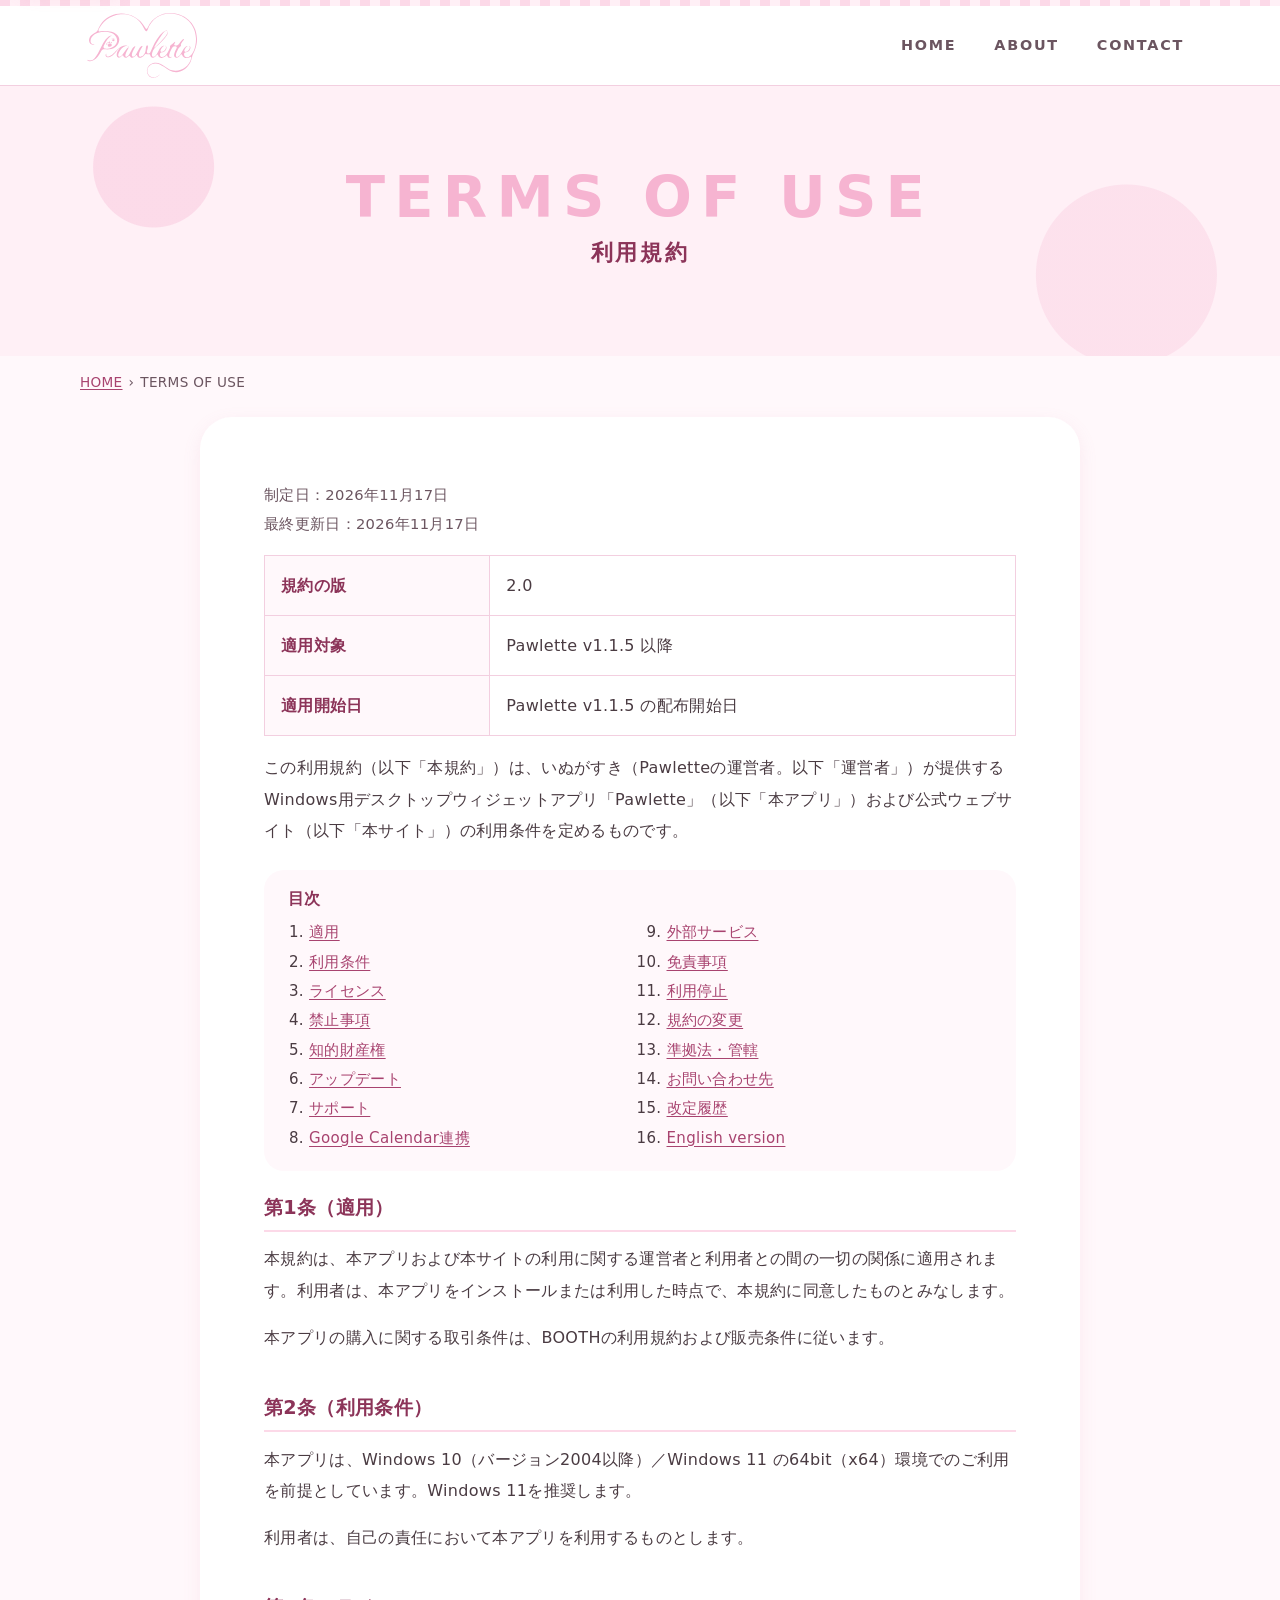
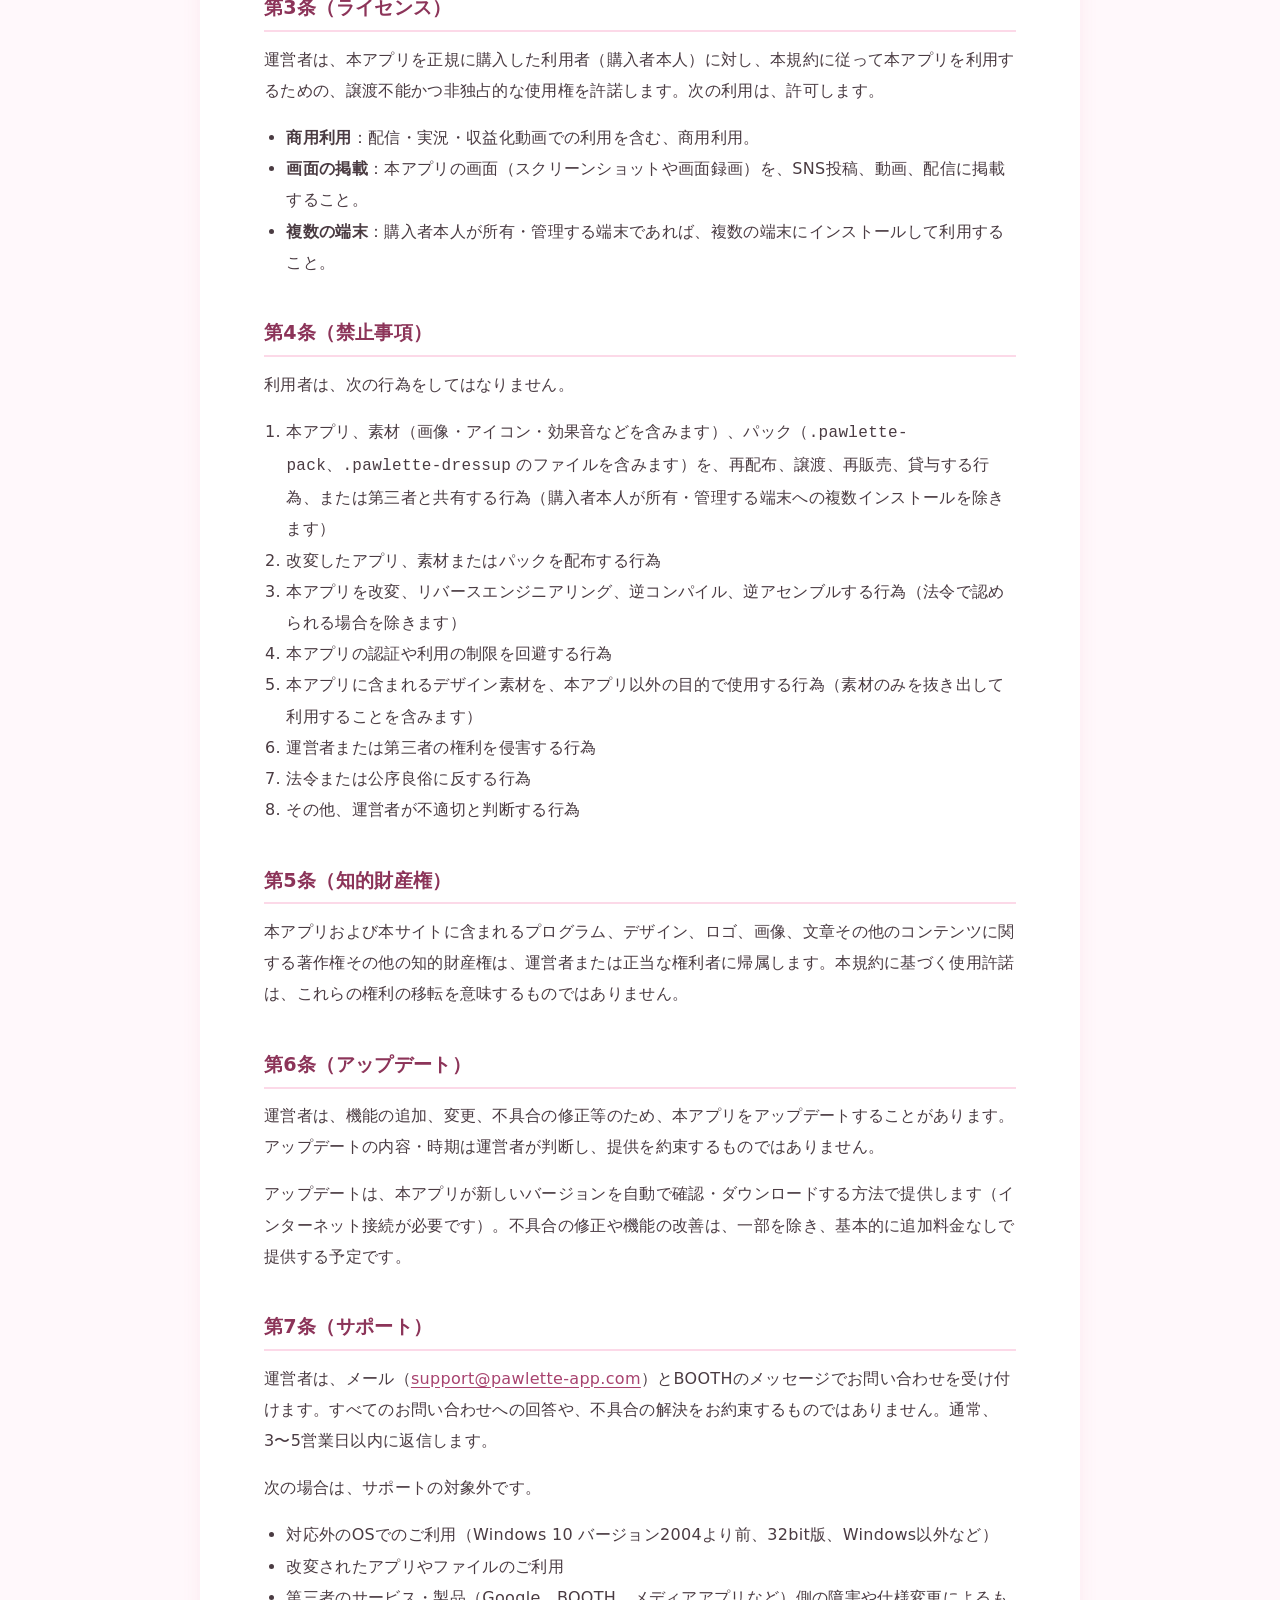
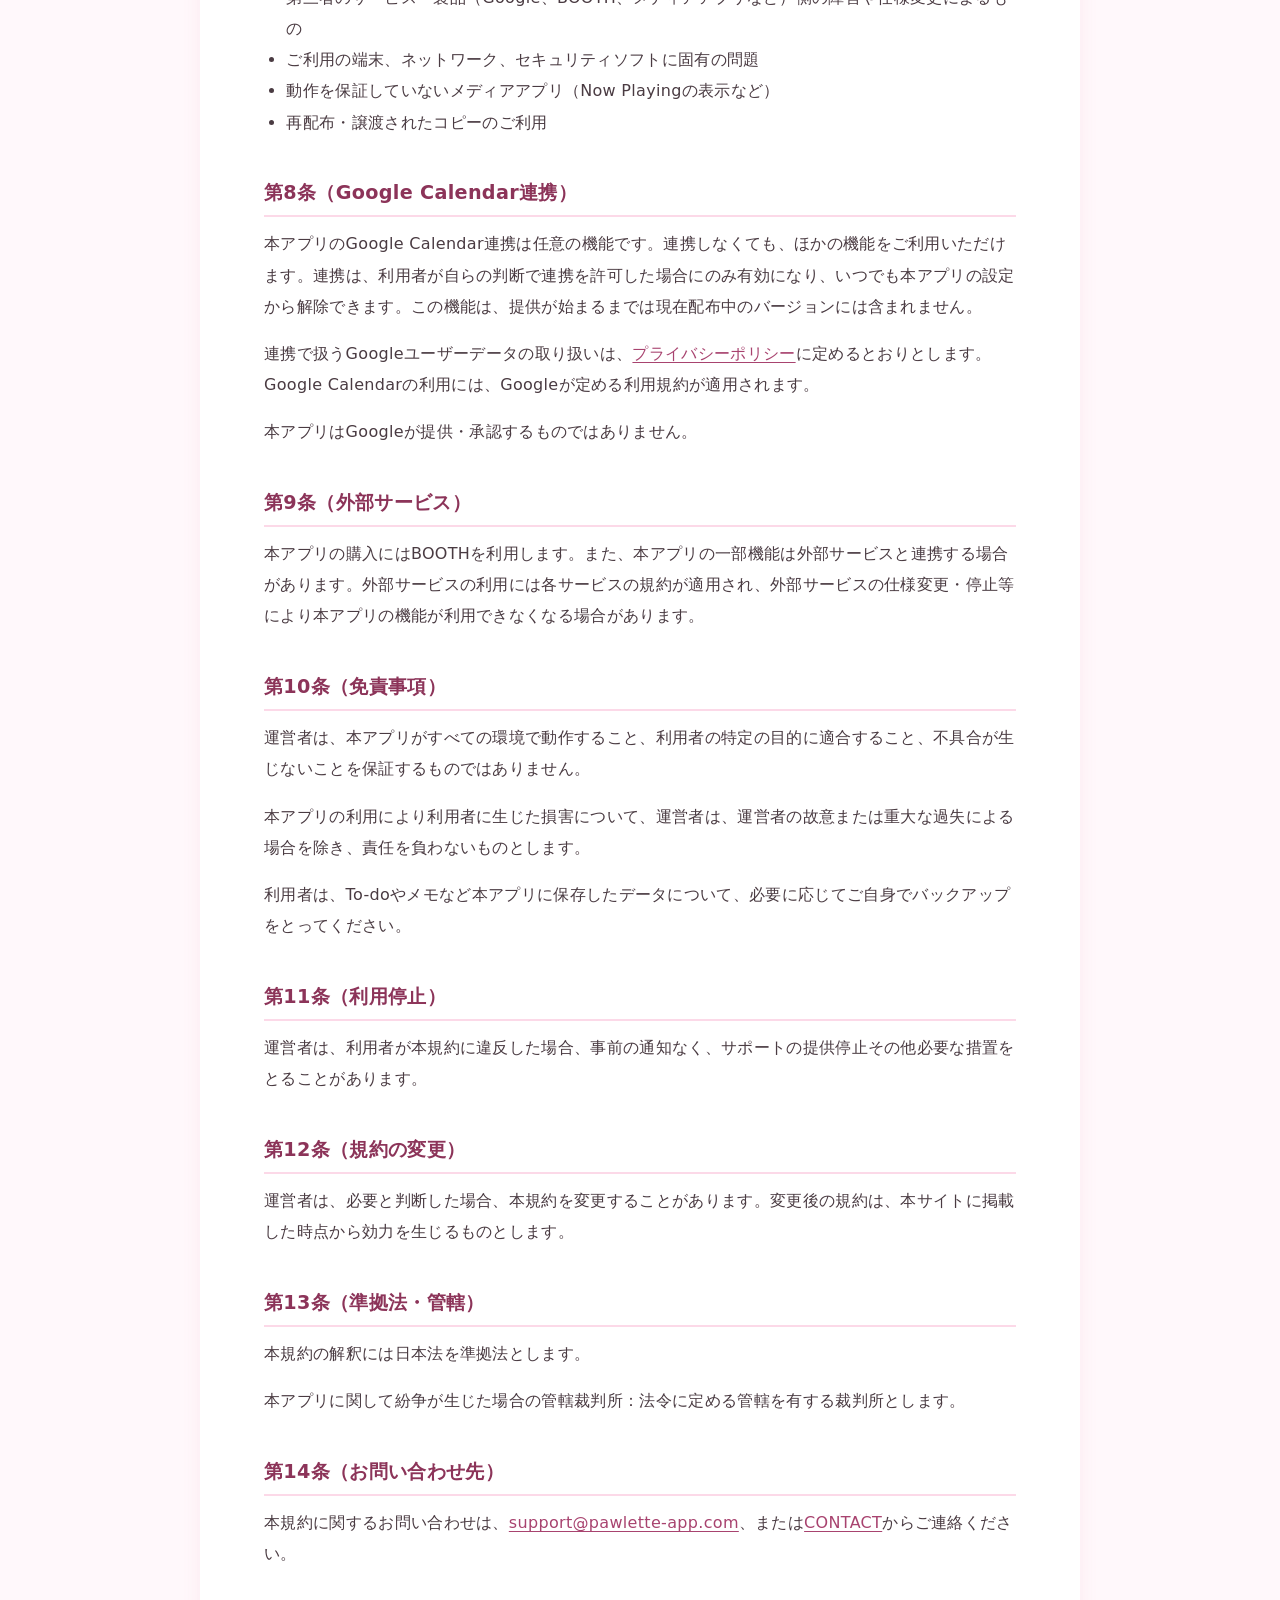
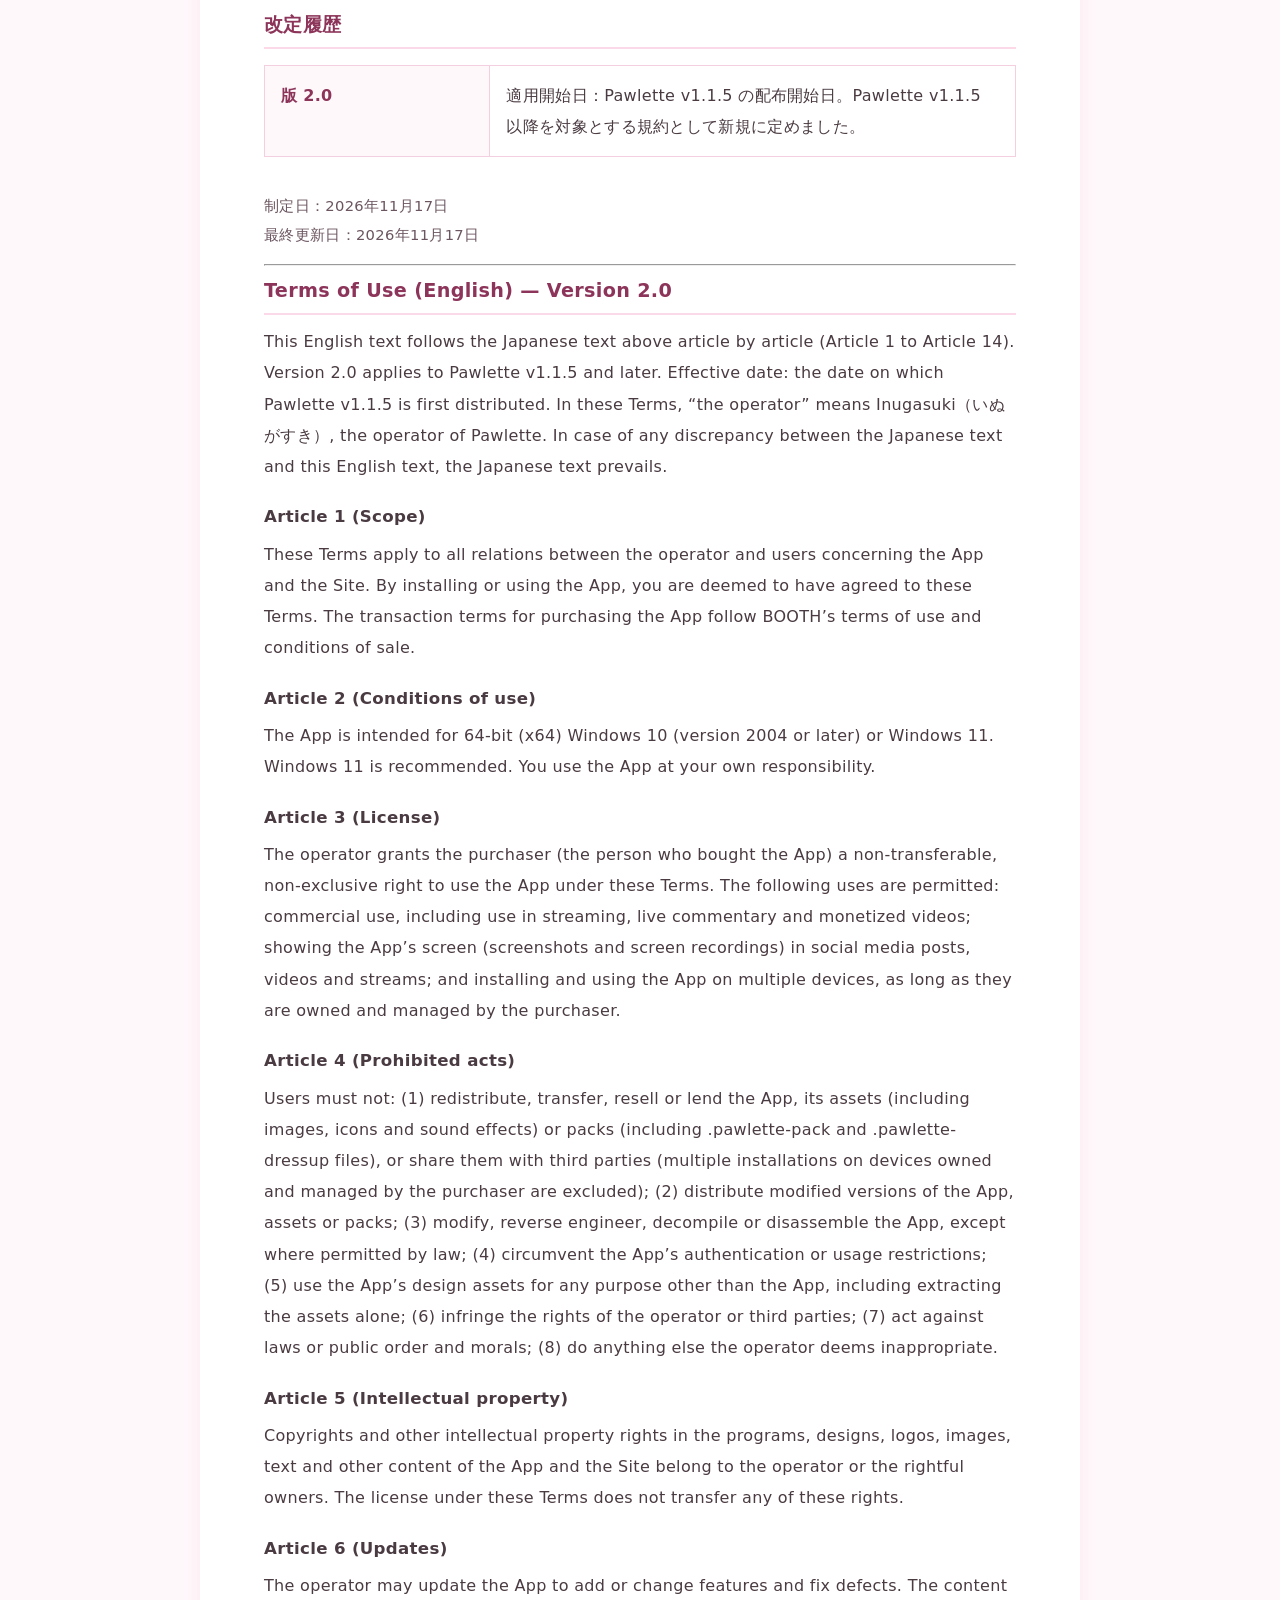
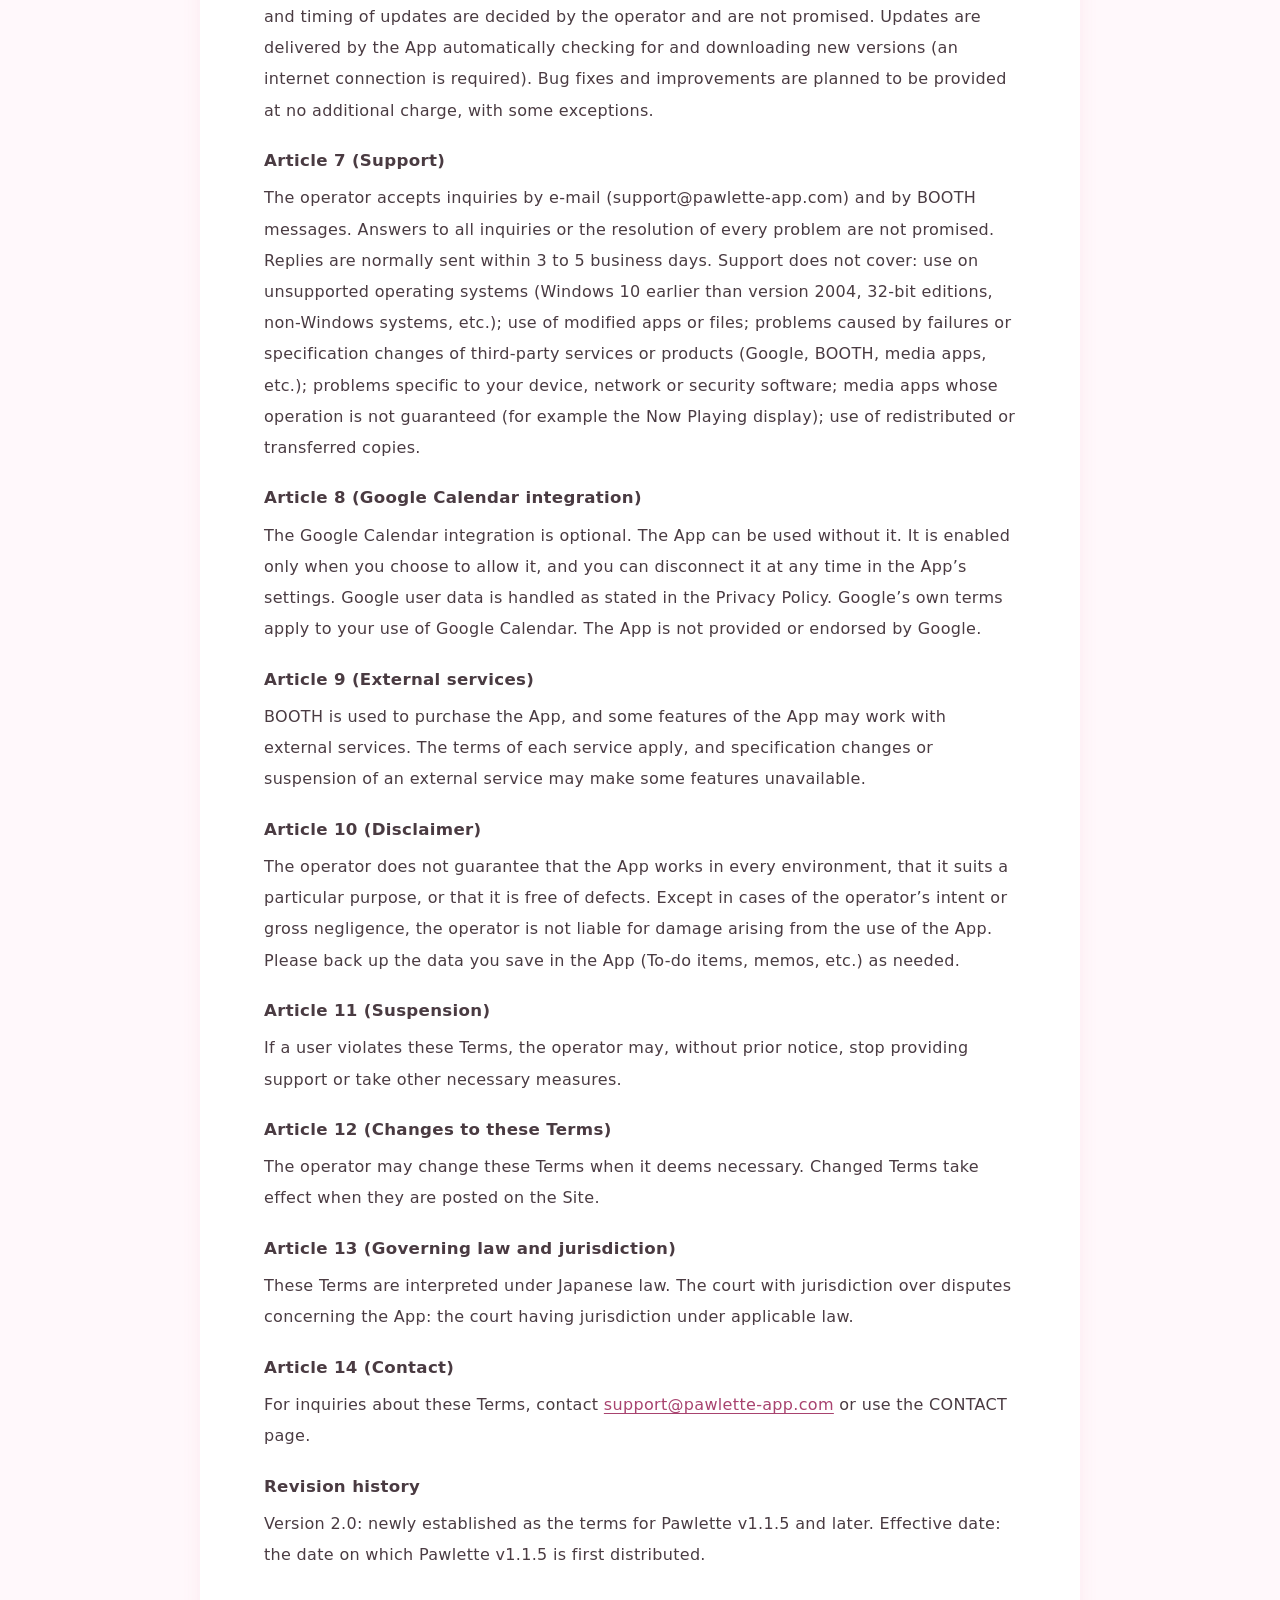
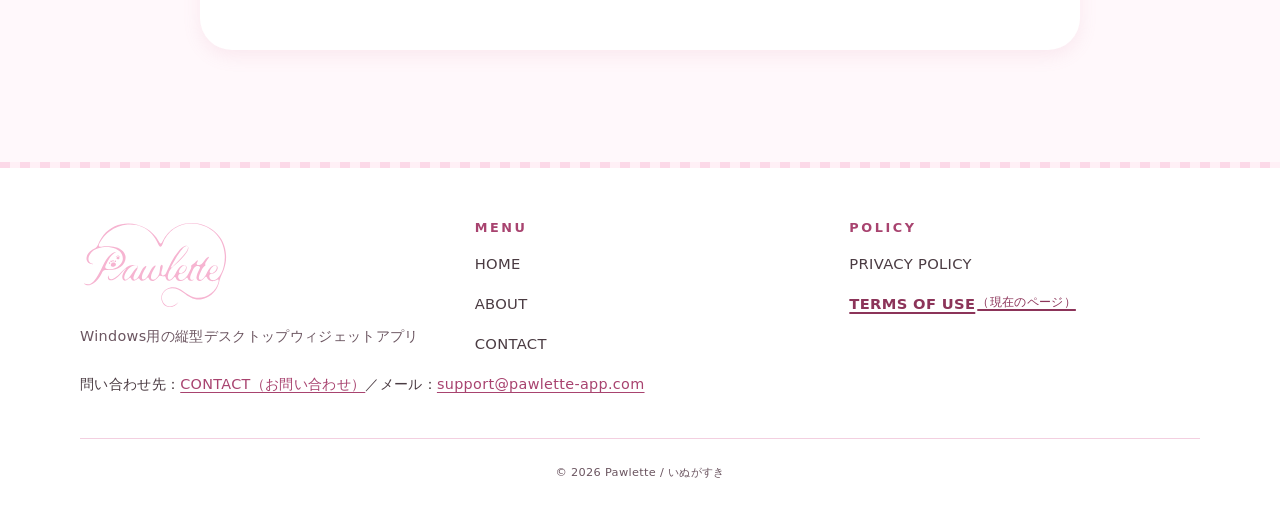
<file: terms.html>
<!DOCTYPE html>
<html lang="ja">
<head>
  <meta charset="UTF-8">
  <meta name="viewport" content="width=device-width, initial-scale=1">
  <title>TERMS OF USE（利用規約）｜Pawlette</title>
  <link rel="canonical" href="https://pawlette-app.com/terms.html">
  <meta name="description" content="Pawlette（Windows用デスクトップウィジェットアプリ）と公式サイトの利用規約です。ライセンス、禁止事項、アップデート、Google Calendar連携、免責事項などを定めています。">
  <meta name="theme-color" content="#fff0f6">
  <meta property="og:site_name" content="Pawlette">
  <meta property="og:type" content="article">
  <meta property="og:title" content="TERMS OF USE（利用規約）｜Pawlette">
  <meta property="og:description" content="Pawlette（Windows用デスクトップウィジェットアプリ）と公式サイトの利用規約です。ライセンス、禁止事項、アップデート、Google Calendar連携、免責事項などを定めています。">
  <meta property="og:url" content="https://pawlette-app.com/terms.html">
  <meta property="og:image" content="https://pawlette-app.com/assets/img/ogp.jpg">
  <meta name="twitter:image" content="https://pawlette-app.com/assets/img/ogp.jpg">
  <meta property="og:locale" content="ja_JP">
  <meta name="twitter:card" content="summary_large_image">
  <link rel="icon" href="favicon.ico" sizes="any">
  <link rel="icon" href="favicon-32.png" type="image/png" sizes="32x32">
  <link rel="apple-touch-icon" href="apple-touch-icon.png">
  <link rel="stylesheet" href="assets/css/style.css">
  <script>document.documentElement.classList.add("js");</script>
  <script src="assets/js/main.js" defer></script>
  <link rel="stylesheet" href="assets/css/review-overrides.css">
</head>
<body>
  <a class="skip-link" href="#main">本文へ移動</a>
  <header class="site-header">
    <div class="container header-inner">
      <a class="site-logo" href="index.html"><img src="assets/brand/pawlette-logo.svg" width="116" height="71" alt="Pawlette ホーム"></a>
      <button class="nav-toggle" type="button" aria-expanded="false" aria-controls="global-nav">
        <span class="nav-toggle-bars" aria-hidden="true"><span></span><span></span><span></span></span>
        <span class="nav-toggle-label">MENU</span>
      </button>
      <nav class="global-nav" id="global-nav" aria-label="メインメニュー">
        <ul>
          <li><a href="index.html">HOME</a></li>
          <li><a href="about.html">ABOUT</a></li>
          <li><a href="contact.html">CONTACT</a></li>
        </ul>
      </nav>
    </div>
  </header>
  <main id="main">
    <div class="page-hero">
      <div class="container">
        <span class="en" aria-hidden="true">TERMS OF USE</span>
        <h1>利用規約</h1>
      </div>
    </div>
    <nav class="breadcrumb container" aria-label="パンくずリスト">
      <ol>
        <li><a href="index.html">HOME</a></li>
        <li><span aria-current="page">TERMS OF USE</span></li>
      </ol>
    </nav>

    <section class="section" style="padding-top:8px">
      <div class="container">
        <article class="legal-wrap">
          <p class="meta">制定日：2026年11月17日<br>最終更新日：2026年11月17日</p>
          <table class="legal-table" aria-label="規約の版と適用対象">
            <tr><th scope="row">規約の版</th><td>2.0</td></tr>
            <tr><th scope="row">適用対象</th><td>Pawlette v1.1.5 以降</td></tr>
            <tr><th scope="row">適用開始日</th><td>Pawlette v1.1.5 の配布開始日</td></tr>
          </table>
          <p>この利用規約（以下「本規約」）は、いぬがすき（Pawletteの運営者。以下「運営者」）が提供するWindows用デスクトップウィジェットアプリ「Pawlette」（以下「本アプリ」）および公式ウェブサイト（以下「本サイト」）の利用条件を定めるものです。</p>

          <nav class="toc" aria-labelledby="toc-title">
            <h2 id="toc-title">目次</h2>
            <ol>
              <li><a href="#t1">適用</a></li><li><a href="#t2">利用条件</a></li><li><a href="#t3">ライセンス</a></li>
              <li><a href="#t4">禁止事項</a></li><li><a href="#t5">知的財産権</a></li><li><a href="#t6">アップデート</a></li>
              <li><a href="#t7">サポート</a></li><li><a href="#t8">Google Calendar連携</a></li><li><a href="#t9">外部サービス</a></li>
              <li><a href="#t10">免責事項</a></li><li><a href="#t11">利用停止</a></li><li><a href="#t12">規約の変更</a></li>
              <li><a href="#t13">準拠法・管轄</a></li><li><a href="#t14">お問い合わせ先</a></li>
              <li><a href="#history">改定履歴</a></li>
              <li><a href="#english" lang="en">English version</a></li>
            </ol>
          </nav>

          <h2 id="t1">第1条（適用）</h2>
          <p>本規約は、本アプリおよび本サイトの利用に関する運営者と利用者との間の一切の関係に適用されます。利用者は、本アプリをインストールまたは利用した時点で、本規約に同意したものとみなします。</p>
          <p>本アプリの購入に関する取引条件は、BOOTHの利用規約および販売条件に従います。</p>

          <h2 id="t2">第2条（利用条件）</h2>
          <p>本アプリは、Windows 10（バージョン2004以降）／Windows 11 の64bit（x64）環境でのご利用を前提としています。Windows 11を推奨します。</p>
          <p>利用者は、自己の責任において本アプリを利用するものとします。</p>

          <h2 id="t3">第3条（ライセンス）</h2>
          <p>運営者は、本アプリを正規に購入した利用者（購入者本人）に対し、本規約に従って本アプリを利用するための、譲渡不能かつ非独占的な使用権を許諾します。次の利用は、許可します。</p>
          <ul>
            <li><strong>商用利用</strong>：配信・実況・収益化動画での利用を含む、商用利用。</li>
            <li><strong>画面の掲載</strong>：本アプリの画面（スクリーンショットや画面録画）を、SNS投稿、動画、配信に掲載すること。</li>
            <li><strong>複数の端末</strong>：購入者本人が所有・管理する端末であれば、複数の端末にインストールして利用すること。</li>
          </ul>

          <h2 id="t4">第4条（禁止事項）</h2>
          <p>利用者は、次の行為をしてはなりません。</p>
          <ol>
            <li>本アプリ、素材（画像・アイコン・効果音などを含みます）、パック（<code>.pawlette-pack</code>、<code>.pawlette-dressup</code> のファイルを含みます）を、再配布、譲渡、再販売、貸与する行為、または第三者と共有する行為（購入者本人が所有・管理する端末への複数インストールを除きます）</li>
            <li>改変したアプリ、素材またはパックを配布する行為</li>
            <li>本アプリを改変、リバースエンジニアリング、逆コンパイル、逆アセンブルする行為（法令で認められる場合を除きます）</li>
            <li>本アプリの認証や利用の制限を回避する行為</li>
            <li>本アプリに含まれるデザイン素材を、本アプリ以外の目的で使用する行為（素材のみを抜き出して利用することを含みます）</li>
            <li>運営者または第三者の権利を侵害する行為</li>
            <li>法令または公序良俗に反する行為</li>
            <li>その他、運営者が不適切と判断する行為</li>
          </ol>

          <h2 id="t5">第5条（知的財産権）</h2>
          <p>本アプリおよび本サイトに含まれるプログラム、デザイン、ロゴ、画像、文章その他のコンテンツに関する著作権その他の知的財産権は、運営者または正当な権利者に帰属します。本規約に基づく使用許諾は、これらの権利の移転を意味するものではありません。</p>

          <h2 id="t6">第6条（アップデート）</h2>
          <p>運営者は、機能の追加、変更、不具合の修正等のため、本アプリをアップデートすることがあります。アップデートの内容・時期は運営者が判断し、提供を約束するものではありません。</p>
          <p>アップデートは、本アプリが新しいバージョンを自動で確認・ダウンロードする方法で提供します（インターネット接続が必要です）。不具合の修正や機能の改善は、一部を除き、基本的に追加料金なしで提供する予定です。</p>

          <h2 id="t7">第7条（サポート）</h2>
          <p>運営者は、メール（<a href="mailto:support@pawlette-app.com">support@pawlette-app.com</a>）とBOOTHのメッセージでお問い合わせを受け付けます。すべてのお問い合わせへの回答や、不具合の解決をお約束するものではありません。通常、3〜5営業日以内に返信します。</p>
          <p>次の場合は、サポートの対象外です。</p>
          <ul>
            <li>対応外のOSでのご利用（Windows 10 バージョン2004より前、32bit版、Windows以外など）</li>
            <li>改変されたアプリやファイルのご利用</li>
            <li>第三者のサービス・製品（Google、BOOTH、メディアアプリなど）側の障害や仕様変更によるもの</li>
            <li>ご利用の端末、ネットワーク、セキュリティソフトに固有の問題</li>
            <li>動作を保証していないメディアアプリ（Now Playingの表示など）</li>
            <li>再配布・譲渡されたコピーのご利用</li>
          </ul>

          <h2 id="t8">第8条（Google Calendar連携）</h2>
          <p>本アプリのGoogle Calendar連携は任意の機能です。連携しなくても、ほかの機能をご利用いただけます。連携は、利用者が自らの判断で連携を許可した場合にのみ有効になり、いつでも本アプリの設定から解除できます。<span data-gs="terms-8">この機能は、提供が始まるまでは現在配布中のバージョンには含まれません。</span></p>
          <p>連携で扱うGoogleユーザーデータの取り扱いは、<a href="privacy.html">プライバシーポリシー</a>に定めるとおりとします。Google Calendarの利用には、Googleが定める利用規約が適用されます。</p>
          <p>本アプリはGoogleが提供・承認するものではありません。</p>

          <h2 id="t9">第9条（外部サービス）</h2>
          <p>本アプリの購入にはBOOTHを利用します。また、本アプリの一部機能は外部サービスと連携する場合があります。外部サービスの利用には各サービスの規約が適用され、外部サービスの仕様変更・停止等により本アプリの機能が利用できなくなる場合があります。</p>

          <h2 id="t10">第10条（免責事項）</h2>
          <p>運営者は、本アプリがすべての環境で動作すること、利用者の特定の目的に適合すること、不具合が生じないことを保証するものではありません。</p>
          <p>本アプリの利用により利用者に生じた損害について、運営者は、運営者の故意または重大な過失による場合を除き、責任を負わないものとします。</p>
          <p>利用者は、To-doやメモなど本アプリに保存したデータについて、必要に応じてご自身でバックアップをとってください。</p>

          <h2 id="t11">第11条（利用停止）</h2>
          <p>運営者は、利用者が本規約に違反した場合、事前の通知なく、サポートの提供停止その他必要な措置をとることがあります。</p>

          <h2 id="t12">第12条（規約の変更）</h2>
          <p>運営者は、必要と判断した場合、本規約を変更することがあります。変更後の規約は、本サイトに掲載した時点から効力を生じるものとします。</p>

          <h2 id="t13">第13条（準拠法・管轄）</h2>
          <p>本規約の解釈には日本法を準拠法とします。</p>
          <p>本アプリに関して紛争が生じた場合の管轄裁判所：法令に定める管轄を有する裁判所とします。</p>

          <h2 id="t14">第14条（お問い合わせ先）</h2>
          <p>本規約に関するお問い合わせは、<a href="mailto:support@pawlette-app.com">support@pawlette-app.com</a>、または<a href="contact.html">CONTACT</a>からご連絡ください。</p>

          <h2 id="history">改定履歴</h2>
          <table class="legal-table">
            <tr><th scope="row">版 2.0</th><td>適用開始日：Pawlette v1.1.5 の配布開始日。Pawlette v1.1.5 以降を対象とする規約として新規に定めました。</td></tr>
          </table>

          <p class="meta" style="margin-top:2.4em">制定日：2026年11月17日<br>最終更新日：2026年11月17日</p>
        
          <hr>
          <section id="english" lang="en" aria-labelledby="en-title">
            <h2 id="en-title">Terms of Use (English) — Version 2.0</h2>
            <p>This English text follows the Japanese text above article by article (Article 1 to Article 14). Version 2.0 applies to Pawlette v1.1.5 and later. Effective date: the date on which Pawlette v1.1.5 is first distributed. In these Terms, “the operator” means Inugasuki（いぬがすき）, the operator of Pawlette. In case of any discrepancy between the Japanese text and this English text, the Japanese text prevails.</p>
            <h3>Article 1 (Scope)</h3>
            <p>These Terms apply to all relations between the operator and users concerning the App and the Site. By installing or using the App, you are deemed to have agreed to these Terms. The transaction terms for purchasing the App follow BOOTH’s terms of use and conditions of sale.</p>
            <h3>Article 2 (Conditions of use)</h3>
            <p>The App is intended for 64-bit (x64) Windows 10 (version 2004 or later) or Windows 11. Windows 11 is recommended. You use the App at your own responsibility.</p>
            <h3>Article 3 (License)</h3>
            <p>The operator grants the purchaser (the person who bought the App) a non-transferable, non-exclusive right to use the App under these Terms. The following uses are permitted: commercial use, including use in streaming, live commentary and monetized videos; showing the App’s screen (screenshots and screen recordings) in social media posts, videos and streams; and installing and using the App on multiple devices, as long as they are owned and managed by the purchaser.</p>
            <h3>Article 4 (Prohibited acts)</h3>
            <p>Users must not: (1) redistribute, transfer, resell or lend the App, its assets (including images, icons and sound effects) or packs (including .pawlette-pack and .pawlette-dressup files), or share them with third parties (multiple installations on devices owned and managed by the purchaser are excluded); (2) distribute modified versions of the App, assets or packs; (3) modify, reverse engineer, decompile or disassemble the App, except where permitted by law; (4) circumvent the App’s authentication or usage restrictions; (5) use the App’s design assets for any purpose other than the App, including extracting the assets alone; (6) infringe the rights of the operator or third parties; (7) act against laws or public order and morals; (8) do anything else the operator deems inappropriate.</p>
            <h3>Article 5 (Intellectual property)</h3>
            <p>Copyrights and other intellectual property rights in the programs, designs, logos, images, text and other content of the App and the Site belong to the operator or the rightful owners. The license under these Terms does not transfer any of these rights.</p>
            <h3>Article 6 (Updates)</h3>
            <p>The operator may update the App to add or change features and fix defects. The content and timing of updates are decided by the operator and are not promised. Updates are delivered by the App automatically checking for and downloading new versions (an internet connection is required). Bug fixes and improvements are planned to be provided at no additional charge, with some exceptions.</p>
            <h3>Article 7 (Support)</h3>
            <p>The operator accepts inquiries by e-mail (support@pawlette-app.com) and by BOOTH messages. Answers to all inquiries or the resolution of every problem are not promised. Replies are normally sent within 3 to 5 business days. Support does not cover: use on unsupported operating systems (Windows 10 earlier than version 2004, 32-bit editions, non-Windows systems, etc.); use of modified apps or files; problems caused by failures or specification changes of third-party services or products (Google, BOOTH, media apps, etc.); problems specific to your device, network or security software; media apps whose operation is not guaranteed (for example the Now Playing display); use of redistributed or transferred copies.</p>
            <h3>Article 8 (Google Calendar integration)</h3>
            <p>The Google Calendar integration is optional. The App can be used without it. It is enabled only when you choose to allow it, and you can disconnect it at any time in the App’s settings. Google user data is handled as stated in the Privacy Policy. Google’s own terms apply to your use of Google Calendar. The App is not provided or endorsed by Google.</p>
            <h3>Article 9 (External services)</h3>
            <p>BOOTH is used to purchase the App, and some features of the App may work with external services. The terms of each service apply, and specification changes or suspension of an external service may make some features unavailable.</p>
            <h3>Article 10 (Disclaimer)</h3>
            <p>The operator does not guarantee that the App works in every environment, that it suits a particular purpose, or that it is free of defects. Except in cases of the operator’s intent or gross negligence, the operator is not liable for damage arising from the use of the App. Please back up the data you save in the App (To-do items, memos, etc.) as needed.</p>
            <h3>Article 11 (Suspension)</h3>
            <p>If a user violates these Terms, the operator may, without prior notice, stop providing support or take other necessary measures.</p>
            <h3>Article 12 (Changes to these Terms)</h3>
            <p>The operator may change these Terms when it deems necessary. Changed Terms take effect when they are posted on the Site.</p>
            <h3>Article 13 (Governing law and jurisdiction)</h3>
            <p>These Terms are interpreted under Japanese law. The court with jurisdiction over disputes concerning the App: the court having jurisdiction under applicable law.</p>
            <h3>Article 14 (Contact)</h3>
            <p>For inquiries about these Terms, contact <a href="mailto:support@pawlette-app.com">support@pawlette-app.com</a> or use the CONTACT page.</p>
            <h3>Revision history</h3>
            <p>Version 2.0: newly established as the terms for Pawlette v1.1.5 and later. Effective date: the date on which Pawlette v1.1.5 is first distributed.</p>
          </section>
        </article>
      </div>
    </section>
  </main>
  <footer class="site-footer">
    <div class="container">
      <div class="footer-grid">
        <div class="footer-brand">
          <img src="assets/brand/pawlette-logo.svg" width="150" height="91" alt="Pawlette">
          <p>Windows用の縦型デスクトップウィジェットアプリ</p>
        </div>
        <div class="footer-nav">
          <nav aria-label="フッターメニュー">
            <h2>MENU</h2>
            <ul>
            <li><a href="index.html">HOME</a></li>
            <li><a href="about.html">ABOUT</a></li>
            <li><a href="contact.html">CONTACT</a></li>
            </ul>
          </nav>
          <nav aria-label="規約・ポリシー">
            <h2>POLICY</h2>
            <ul>
            <li><a href="privacy.html">PRIVACY POLICY</a></li>
            <li><a href="terms.html" aria-current="page">TERMS OF USE</a></li>
            </ul>
          </nav>
        </div>
      </div>
      <p class="footer-contact">問い合わせ先：<a href="contact.html">CONTACT（お問い合わせ）</a>／メール：<a href="mailto:support@pawlette-app.com">support@pawlette-app.com</a></p>
      <p class="copyright"><small>&copy; 2026 Pawlette / いぬがすき</small></p>
    </div>
  </footer>
</body>
</html>
</file>
<file: assets/css/style.css>
/* =========================================================
   Pawlette Official Site — 共通スタイル
   淡いピンク × 白 / 丸み / 控えめなストライプ・ハート・リボン
   ========================================================= */

:root {
  /* カラー（文字に使う色はすべて背景とのコントラスト 4.5:1 以上） */
  --c-white: #ffffff;
  --c-pink-50: #fff8fb;
  --c-pink-100: #fff0f6;
  --c-pink-150: #ffe6f0;
  --c-pink-200: #fcd9e8;
  --c-pink-300: #f6b4d1;   /* ロゴ色（装飾のみ） */
  --c-pink-400: #ec98be;   /* 装飾のみ */
  --c-pink-600: #b64f80;   /* ボタン背景（白文字 4.75:1） */
  --c-pink-700: #a8436f;   /* アクセント文字 */
  --c-pink-800: #8c3459;
  --c-text: #4a3b42;
  --c-text-sub: #6b5560;
  --c-line: #f3cfe0;
  --c-focus: #7a2c52;
  --c-check-bg: #fffbe8;
  --c-check-line: #d9b44a;
  --c-check-text: #6a5200;

  /* 形 */
  --radius-s: 12px;
  --radius-m: 20px;
  --radius-l: 32px;
  --radius-pill: 999px;
  --shadow-soft: 0 10px 30px rgba(214, 120, 160, 0.14);
  --shadow-card: 0 6px 18px rgba(214, 120, 160, 0.12);

  /* 文字 */
  --font-base: "Hiragino Maru Gothic ProN", "Hiragino Sans", "BIZ UDPGothic",
    "Yu Gothic UI", "Yu Gothic", "Meiryo", system-ui, sans-serif;
  --font-en: "Quicksand", "Nunito", "Varela Round", var(--font-base);

  /* レイアウト */
  --container: 1120px;
  --gutter: clamp(16px, 4vw, 40px);
  --header-h: 68px;

  /* 装飾パターン */
  --stripe: repeating-linear-gradient(
    -45deg,
    var(--c-pink-100) 0 14px,
    var(--c-white) 14px 28px
  );
}

/* ---------- リセット ---------- */
*,
*::before,
*::after { box-sizing: border-box; }

html {
  -webkit-text-size-adjust: 100%;
  text-size-adjust: 100%;
  scroll-behavior: smooth;
  scroll-padding-top: calc(var(--header-h) + 12px);
}

body {
  margin: 0;
  font-family: var(--font-base);
  font-size: 1rem;
  line-height: 1.85;
  color: var(--c-text);
  background: var(--c-pink-50);
  overflow-x: hidden;
  letter-spacing: 0.02em;
}

img, svg { max-width: 100%; height: auto; display: block; }
h1, h2, h3, h4 { line-height: 1.4; margin: 0 0 0.6em; }
p { margin: 0 0 1em; }
ul, ol { margin: 0 0 1em; padding-left: 1.4em; }
a { color: var(--c-pink-700); text-underline-offset: 0.18em; }
a:hover { color: var(--c-pink-800); }
button { font: inherit; }

:focus-visible {
  outline: 3px solid var(--c-focus);
  outline-offset: 3px;
  border-radius: 6px;
}

.visually-hidden {
  position: absolute !important;
  width: 1px; height: 1px;
  padding: 0; margin: -1px;
  overflow: hidden; clip: rect(0 0 0 0);
  white-space: nowrap; border: 0;
}

.skip-link {
  position: absolute;
  left: 12px; top: -60px;
  z-index: 1000;
  padding: 10px 18px;
  background: var(--c-white);
  color: var(--c-pink-800);
  border-radius: var(--radius-pill);
  box-shadow: var(--shadow-card);
  font-weight: 700;
}
.skip-link:focus { top: 12px; }

.container {
  width: min(100% - var(--gutter) * 2, var(--container));
  margin-inline: auto;
}

/* ---------- ヘッダー ---------- */
.site-header {
  position: sticky;
  top: 0;
  z-index: 100;
  background: rgba(255, 255, 255, 0.92);
  backdrop-filter: blur(8px);
  -webkit-backdrop-filter: blur(8px);
  border-bottom: 1px solid var(--c-line);
}
.site-header::before {
  /* 上端の細いストライプ */
  content: "";
  display: block;
  height: 6px;
  background: repeating-linear-gradient(90deg, var(--c-pink-200) 0 10px, var(--c-pink-100) 10px 20px);
}
.header-inner {
  display: flex;
  align-items: center;
  justify-content: space-between;
  gap: 16px;
  min-height: var(--header-h);
}
.site-logo { display: inline-flex; align-items: center; padding: 4px; border-radius: 10px; }
.site-logo img { width: 116px; height: auto; }

.nav-toggle {
  display: none;
  align-items: center;
  gap: 8px;
  min-width: 48px;
  min-height: 48px;
  padding: 0 16px;
  border: 1.5px solid var(--c-pink-300);
  border-radius: var(--radius-pill);
  background: var(--c-white);
  color: var(--c-pink-800);
  font-family: var(--font-en);
  font-weight: 700;
  font-size: 0.85rem;
  letter-spacing: 0.1em;
  cursor: pointer;
}
.nav-toggle-bars { position: relative; width: 18px; height: 12px; }
.nav-toggle-bars span {
  position: absolute; left: 0; width: 100%; height: 2px;
  background: currentColor; border-radius: 2px;
  transition: transform 0.2s ease, opacity 0.2s ease;
}
.nav-toggle-bars span:nth-child(1) { top: 0; }
.nav-toggle-bars span:nth-child(2) { top: 5px; }
.nav-toggle-bars span:nth-child(3) { top: 10px; }
.nav-toggle[aria-expanded="true"] .nav-toggle-bars span:nth-child(1) { transform: translateY(5px) rotate(45deg); }
.nav-toggle[aria-expanded="true"] .nav-toggle-bars span:nth-child(2) { opacity: 0; }
.nav-toggle[aria-expanded="true"] .nav-toggle-bars span:nth-child(3) { transform: translateY(-5px) rotate(-45deg); }

.global-nav ul {
  display: flex;
  gap: 6px;
  list-style: none;
  margin: 0;
  padding: 0;
}
.global-nav a {
  position: relative;
  display: inline-flex;
  align-items: center;
  min-height: 44px;
  padding: 0 16px;
  border-radius: var(--radius-pill);
  font-family: var(--font-en);
  font-weight: 700;
  font-size: 0.9rem;
  letter-spacing: 0.12em;
  color: var(--c-text-sub);
  text-decoration: none;
}
.global-nav a:hover { background: var(--c-pink-100); color: var(--c-pink-800); }
.global-nav a[aria-current="page"] {
  background: var(--c-pink-100);
  color: var(--c-pink-800);
}
/* 現在位置：色だけでなく下線＋ハートでも示す */
.global-nav a[aria-current="page"]::after {
  content: "";
  position: absolute;
  left: 16px; right: 16px; bottom: 7px;
  height: 2px;
  border-radius: 2px;
  background: var(--c-pink-600);
}
.global-nav a[aria-current="page"]::before {
  content: "♥";
  margin-right: 6px;
  font-size: 0.7em;
  color: var(--c-pink-600);
}

@media (max-width: 860px) {
  .js .nav-toggle { display: inline-flex; }
  .js .global-nav {
    position: absolute;
    left: 0; right: 0; top: 100%;
    background: var(--c-white);
    border-bottom: 1px solid var(--c-line);
    box-shadow: 0 16px 24px rgba(214, 120, 160, 0.12);
    display: none;
  }
  .js .global-nav.is-open { display: block; }
  .js .global-nav ul {
    flex-direction: column;
    gap: 4px;
    padding: 12px var(--gutter) 20px;
  }
  .js .global-nav a { width: 100%; min-height: 52px; font-size: 1rem; }
  .js .global-nav a[aria-current="page"]::after { right: auto; width: 48px; }
  /* JSなしでも操作できるよう、折り返して表示 */
  html:not(.js) .header-inner { flex-wrap: wrap; padding-block: 8px; }
  html:not(.js) .global-nav ul { flex-wrap: wrap; }
}

/* ---------- 共通パーツ ---------- */
main { display: block; }

.section { padding-block: clamp(56px, 9vw, 112px); }
.section--white { background: var(--c-white); }
.section--pink { background: var(--c-pink-100); }
.section--stripe { background: var(--stripe); }

/* 見出しラベル（カンプのピル型見出し） */
.section-title {
  display: flex;
  flex-direction: column;
  align-items: center;
  gap: 10px;
  text-align: center;
  margin-bottom: clamp(32px, 5vw, 56px);
}
.section-title .en {
  font-family: var(--font-en);
  font-size: 0.8rem;
  font-weight: 700;
  letter-spacing: 0.3em;
  color: var(--c-pink-700);
}
.section-title h2,
.section-title h1 {
  display: inline-block;
  margin: 0;
  padding: 10px 40px;
  background: var(--c-white);
  border: 2px solid var(--c-pink-300);
  border-radius: var(--radius-pill);
  font-size: clamp(1.15rem, 2.4vw, 1.5rem);
  color: var(--c-pink-800);
  letter-spacing: 0.12em;
  box-shadow: 0 4px 0 var(--c-pink-150);
}
.section-title p { margin: 8px 0 0; color: var(--c-text-sub); max-width: 40em; }

/* ボタン */
.btn {
  display: inline-flex;
  align-items: center;
  justify-content: center;
  gap: 10px;
  min-height: 52px;
  padding: 12px 32px;
  border-radius: var(--radius-pill);
  border: 2px solid transparent;
  font-weight: 700;
  font-size: 1rem;
  letter-spacing: 0.06em;
  text-decoration: none;
  line-height: 1.4;
  text-align: center;
  transition: transform 0.15s ease, box-shadow 0.15s ease, background-color 0.15s ease;
}
.btn--primary {
  background: var(--c-pink-600);
  color: var(--c-white);
  box-shadow: 0 6px 0 var(--c-pink-800);
}
.btn--primary:hover { background: var(--c-pink-700); color: var(--c-white); transform: translateY(2px); box-shadow: 0 4px 0 var(--c-pink-800); }
.btn--ghost {
  background: var(--c-white);
  color: var(--c-pink-800);
  border-color: var(--c-pink-300);
}
.btn--ghost:hover { background: var(--c-pink-100); color: var(--c-pink-800); }
.btn .icon-ext { width: 1em; height: 1em; flex: none; }
.btn-row { display: flex; flex-wrap: wrap; gap: 16px; align-items: center; }
.btn-row--center { justify-content: center; }

.ext-note { font-size: 0.85rem; color: var(--c-text-sub); margin-top: 10px; }

/* カード */
.card {
  background: var(--c-white);
  border-radius: var(--radius-m);
  box-shadow: var(--shadow-card);
  padding: clamp(20px, 3vw, 32px);
}

/* 公開前確認欄（運営者が確認・入力する項目） */
.check-mark {
  display: inline;
  padding: 2px 8px;
  background: var(--c-check-bg);
  border: 1.5px dashed var(--c-check-line);
  border-radius: 8px;
  color: var(--c-check-text);
  font-weight: 700;
  font-size: 0.92em;
  box-decoration-break: clone;
  -webkit-box-decoration-break: clone;
}
.check-box {
  margin: 1em 0;
  padding: 14px 18px;
  background: var(--c-check-bg);
  border: 1.5px dashed var(--c-check-line);
  border-radius: var(--radius-s);
  color: var(--c-check-text);
}
.check-box > :last-child { margin-bottom: 0; }

/* 状態ラベル（色だけに頼らずテキストで示す） */
.status {
  display: inline-flex;
  align-items: center;
  gap: 4px;
  padding: 2px 10px;
  border-radius: var(--radius-pill);
  font-size: 0.78rem;
  font-weight: 700;
  letter-spacing: 0.04em;
  vertical-align: middle;
  white-space: nowrap;
}
.status--available { background: var(--c-pink-100); color: var(--c-pink-800); border: 1px solid var(--c-pink-300); }
.status--planned { background: #f3f0f7; color: #4f4566; border: 1px dashed #9f93b8; }

/* 小さなハート飾り */
.deco-heart { color: var(--c-pink-300); }

/* ---------- HOME：ヒーロー ---------- */
.hero {
  position: relative;
  overflow: hidden;
  background: var(--c-pink-100);
}
.hero-media {
  position: relative;
  height: clamp(320px, 52vw, 640px);
}
.hero-media > picture,
.hero-media > picture img {
  width: 100%;
  height: 100%;
}
.hero-media > picture img { object-fit: cover; object-position: 40% 50%; }
.hero-media::after {
  /* 白ロゴを読みやすくする薄いオーバーレイ */
  content: "";
  position: absolute;
  inset: 0;
  background:
    radial-gradient(ellipse at 50% 45%, rgba(150, 70, 110, 0.38), rgba(150, 70, 110, 0.12) 60%, rgba(150, 70, 110, 0.05));
}
.hero-logo {
  position: absolute;
  inset: 0;
  z-index: 1;
  display: grid;
  place-items: center;
  margin: 0;
}
.hero-logo img {
  width: min(64vw, 560px);
  filter: drop-shadow(0 2px 12px rgba(120, 40, 80, 0.35));
}
.hero-curve {
  position: absolute;
  left: 0; right: 0; bottom: -1px;
  z-index: 2;
  width: 100%;
  height: clamp(28px, 6vw, 72px);
  color: var(--c-pink-100);
}

/* ---------- HOME：紹介 ---------- */
.intro {
  background: var(--c-pink-100);
  padding-block: clamp(40px, 7vw, 88px) clamp(64px, 9vw, 120px);
}
.intro-grid {
  display: grid;
  grid-template-columns: minmax(200px, 300px) 1fr;
  gap: clamp(32px, 6vw, 88px);
  align-items: center;
}
.app-frame {
  position: relative;
  margin: 0;
  padding: 10px;
  border-radius: 34px;
  background: linear-gradient(180deg, #fff, var(--c-pink-150));
  box-shadow: var(--shadow-soft);
}
.app-frame img { border-radius: 26px; width: 100%; }
.app-frame--scroll {
  max-height: 640px;
  overflow: hidden;
}
.app-frame--scroll::after {
  content: "";
  position: absolute;
  left: 10px; right: 10px; bottom: 10px;
  height: 120px;
  border-radius: 0 0 26px 26px;
  background: linear-gradient(transparent, var(--c-pink-100));
  pointer-events: none;
}
.catch {
  margin: 0 0 24px;
  font-size: clamp(1.7rem, 4.6vw, 3.4rem);
  font-weight: 800;
  line-height: 1.35;
  color: var(--c-pink-800);
  letter-spacing: 0.04em;
  text-shadow: 0 2px 0 var(--c-white), 0 0 18px var(--c-white);
}
.catch .catch-line { display: block; }
.catch .catch-small { font-size: 0.62em; }
.catch .catch-big {
  font-size: 1.15em;
  background: linear-gradient(transparent 62%, var(--c-pink-200) 62%);
  padding-inline: 4px;
}
.lead { font-size: clamp(1rem, 1.6vw, 1.1rem); max-width: 34em; }

/* ---------- HOME：利用イメージ ---------- */
.usage-grid {
  display: grid;
  grid-template-columns: 1.25fr 1fr;
  gap: clamp(32px, 5vw, 72px);
  align-items: center;
}
.mock-screen {
  position: relative;
  border: 10px solid #3b3438;
  border-radius: 22px;
  background: #e9e6e8;
  aspect-ratio: 4 / 3;
  overflow: hidden;
  display: grid;
  grid-template-columns: 1fr 34%;
  box-shadow: var(--shadow-soft);
}
.mock-work {
  position: relative;
  display: grid;
  grid-template-rows: 22px 1fr;
  background: #f4f2f3;
}
.mock-menubar {
  background: #ffffff;
  border-bottom: 1px solid #ddd;
  display: flex;
  gap: 6px;
  align-items: center;
  padding-inline: 8px;
}
.mock-menubar span { width: 26px; height: 6px; border-radius: 3px; background: #d6d1d4; }
.mock-canvas {
  position: relative;
  margin: 8%;
  background:
    radial-gradient(circle, var(--c-pink-300) 1.6px, transparent 1.8px) 0 0 / 14px 14px,
    var(--c-white);
  border-radius: 4px;
  box-shadow: 0 2px 8px rgba(0, 0, 0, 0.08);
}
.mock-canvas::before,
.mock-canvas::after {
  content: "";
  position: absolute;
  border: 2px solid var(--c-pink-400);
  border-radius: 6px;
  background: rgba(255, 255, 255, 0.85);
}
.mock-canvas::before { left: 12%; top: 18%; width: 46%; height: 40%; transform: rotate(-6deg); }
.mock-canvas::after { right: 10%; bottom: 12%; width: 30%; height: 34%; transform: rotate(8deg); }
.mock-side {
  background: var(--c-pink-100);
  border-left: 1px solid var(--c-line);
  overflow: hidden;
  padding: 6px;
}
.mock-side img { width: 100%; border-radius: 10px; }
.mock-caption { font-size: 0.85rem; color: var(--c-text-sub); margin-top: 14px; text-align: center; }

.usage-title {
  font-size: clamp(1.5rem, 3.2vw, 2.3rem);
  font-weight: 800;
  color: var(--c-pink-800);
  line-height: 1.5;
}
.recommend {
  margin-top: 24px;
  padding: 20px 24px;
  border-radius: var(--radius-m);
  background: var(--c-pink-100);
}
.recommend h3 { font-size: 1rem; color: var(--c-pink-800); margin-bottom: 8px; }
.recommend ul { list-style: none; padding: 0; margin: 0; }
.recommend li { padding-left: 1.4em; position: relative; font-weight: 700; }
.recommend li::before { content: "♥"; position: absolute; left: 0; color: var(--c-pink-400); font-size: 0.8em; top: 0.25em; }

/* ---------- HOME：機能一覧 ---------- */
.feature-board {
  background: var(--c-pink-100);
  border-radius: var(--radius-l);
  padding: clamp(20px, 4vw, 48px);
}
.feature-grid {
  display: grid;
  grid-template-columns: repeat(3, minmax(0, 1fr));
  gap: clamp(14px, 2vw, 24px);
  list-style: none;
  margin: 0;
  padding: 0;
}
.feature-item {
  display: flex;
  flex-direction: column;
  background: var(--c-white);
  border-radius: var(--radius-m);
  overflow: hidden;
  box-shadow: var(--shadow-card);
}
.feature-item figure { margin: 0; padding: 12px 12px 0; background: var(--c-pink-50); }
.feature-item figure img { width: 100%; border-radius: 14px; }
.feature-item .feature-body { padding: 14px 18px 18px; }
.feature-item h3 {
  font-family: var(--font-en);
  font-size: 1.05rem;
  margin: 0 0 4px;
  color: var(--c-pink-800);
}
.feature-item p { margin: 0; font-size: 0.92rem; color: var(--c-text-sub); }
.feature-note { text-align: center; margin-top: 24px; font-size: 0.88rem; color: var(--c-text-sub); }

/* ---------- HOME：ウィジェット詳細（カルーセル） ---------- */
.widget-showcase {
  border-radius: var(--radius-l);
  background: repeating-linear-gradient(-45deg, var(--c-pink-150) 0 18px, var(--c-pink-100) 18px 36px);
  padding: clamp(20px, 4vw, 56px);
}
.carousel { position: relative; }
.carousel-track {
  display: grid;
  grid-auto-flow: column;
  grid-auto-columns: 100%;
  overflow-x: auto;
  scroll-snap-type: x mandatory;
  scrollbar-width: none;
  list-style: none;
  margin: 0;
  padding: 0;
  border-radius: var(--radius-m);
}
.carousel-track::-webkit-scrollbar { display: none; }
.carousel-slide {
  scroll-snap-align: start;
  display: grid;
  grid-template-columns: minmax(0, 1fr) minmax(0, 1fr);
  gap: clamp(20px, 4vw, 56px);
  align-items: center;
  padding: clamp(8px, 2vw, 24px) clamp(8px, 5vw, 64px);
}
.carousel-slide figure { margin: 0; }
.carousel-slide img {
  width: 100%;
  max-width: 420px;
  margin-inline: auto;
  border-radius: var(--radius-m);
  box-shadow: var(--shadow-soft);
}
.slide-text { background: rgba(255, 255, 255, 0.9); border-radius: var(--radius-m); padding: clamp(20px, 3vw, 32px); }
.slide-text .slide-label {
  display: inline-block;
  padding: 4px 22px;
  border: 2px solid var(--c-pink-300);
  border-radius: var(--radius-pill);
  background: var(--c-white);
  font-family: var(--font-en);
  font-weight: 700;
  color: var(--c-pink-800);
  margin-bottom: 12px;
  font-size: 1.05rem;
}
.slide-text h3 { font-size: clamp(1.15rem, 2.2vw, 1.45rem); color: var(--c-pink-800); }
.slide-text p { margin-bottom: 0.6em; }
.slide-text ul { margin: 0; padding-left: 1.2em; }

.carousel-controls {
  display: flex;
  align-items: center;
  justify-content: center;
  gap: 16px;
  margin-top: 20px;
}
.carousel-btn {
  display: inline-grid;
  place-items: center;
  width: 52px; height: 52px;
  border-radius: 50%;
  border: 2px solid var(--c-pink-300);
  background: var(--c-white);
  color: var(--c-pink-800);
  cursor: pointer;
}
.carousel-btn:hover { background: var(--c-pink-100); }
.carousel-btn svg { width: 20px; height: 20px; }
.carousel-status { font-family: var(--font-en); font-weight: 700; color: var(--c-pink-800); min-width: 4.5em; text-align: center; }
.carousel-dots { display: flex; flex-wrap: wrap; justify-content: center; gap: 8px; margin: 16px 0 0; padding: 0; list-style: none; }
.carousel-dots button {
  min-height: 36px;
  padding: 0 14px;
  border-radius: var(--radius-pill);
  border: 1.5px solid var(--c-pink-300);
  background: var(--c-white);
  color: var(--c-text-sub);
  font-family: var(--font-en);
  font-weight: 700;
  font-size: 0.82rem;
  cursor: pointer;
}
.carousel-dots button[aria-current="true"] { background: var(--c-pink-600); border-color: var(--c-pink-600); color: var(--c-white); }

/* ---------- HOME：導線バナー ---------- */
.link-banners { display: grid; grid-template-columns: 1fr 1fr; gap: clamp(16px, 3vw, 32px); }
.link-banner {
  position: relative;
  display: grid;
  grid-template-rows: auto 1fr;
  border-radius: var(--radius-l);
  overflow: hidden;
  background: var(--c-white);
  box-shadow: var(--shadow-soft);
}
.link-banner figure { margin: 0; aspect-ratio: 16 / 9; overflow: hidden; }
.link-banner figure img { width: 100%; height: 100%; object-fit: cover; }
.link-banner .banner-body { padding: clamp(20px, 3vw, 32px); }
.link-banner .en {
  font-family: var(--font-en);
  font-weight: 700;
  letter-spacing: 0.3em;
  font-size: 0.8rem;
  color: var(--c-pink-700);
}
.link-banner h2 { font-size: clamp(1.25rem, 2.4vw, 1.6rem); color: var(--c-pink-800); margin: 4px 0 10px; }

/* ---------- 対応OS／購入（カンプ「ご購入」） ---------- */
.purchase-panel {
  display: grid;
  grid-template-columns: 1fr 1px 1fr;
  gap: clamp(20px, 4vw, 48px);
  align-items: start;
  background:
    repeating-linear-gradient(-45deg, rgba(252, 217, 232, 0.35) 0 12px, rgba(255, 255, 255, 0.6) 12px 24px),
    var(--c-white);
  border-radius: var(--radius-l);
  padding: clamp(28px, 5vw, 56px);
  box-shadow: var(--shadow-card);
}
.purchase-divider { width: 1px; align-self: stretch; background: var(--c-pink-300); }
.purchase-col { text-align: center; }
.purchase-col h3 { font-size: clamp(1.2rem, 2.4vw, 1.6rem); color: var(--c-pink-800); }
.circle-badge {
  display: grid;
  place-items: center;
  width: min(220px, 60vw);
  aspect-ratio: 1;
  margin: 8px auto 18px;
  border-radius: 50%;
  background: var(--c-pink-200);
  border: 6px solid var(--c-white);
  box-shadow: 0 0 0 2px var(--c-pink-300);
  color: var(--c-pink-800);
  font-family: var(--font-en);
  font-weight: 800;
  font-size: clamp(1.25rem, 2.6vw, 1.6rem);
  line-height: 1.35;
  padding: 16px;
}
.circle-badge small { display: block; font-size: 0.6em; font-family: var(--font-base); }
.purchase-col .small-note { font-size: 0.88rem; color: var(--c-text-sub); }

/* ---------- 下層ページ：ページヘッダー ---------- */
.page-hero {
  position: relative;
  background:
    radial-gradient(circle at 12% 30%, rgba(246, 180, 209, 0.35) 0 60px, transparent 61px),
    radial-gradient(circle at 88% 70%, rgba(246, 180, 209, 0.25) 0 90px, transparent 91px),
    var(--c-pink-100);
  padding-block: clamp(40px, 7vw, 80px) clamp(48px, 7vw, 88px);
  text-align: center;
  overflow: hidden;
}
.page-hero .en {
  display: block;
  font-family: var(--font-en);
  font-weight: 700;
  font-size: clamp(2rem, 6vw, 3.6rem);
  letter-spacing: 0.16em;
  color: var(--c-pink-300);
  line-height: 1.1;
}
.page-hero h1 {
  margin: 8px 0 0;
  font-size: clamp(1.1rem, 2.4vw, 1.4rem);
  color: var(--c-pink-800);
  letter-spacing: 0.12em;
}
.page-hero p { margin: 16px auto 0; max-width: 40em; color: var(--c-text-sub); }

.breadcrumb { font-size: 0.85rem; padding-block: 14px; }
.breadcrumb ol { display: flex; flex-wrap: wrap; gap: 6px; list-style: none; margin: 0; padding: 0; }
.breadcrumb li + li::before { content: "›"; margin-right: 6px; color: var(--c-text-sub); }
.breadcrumb [aria-current="page"] { color: var(--c-text-sub); }

/* ---------- ABOUT ---------- */
.two-col { display: grid; grid-template-columns: 1fr 1fr; gap: clamp(24px, 5vw, 64px); align-items: center; }
.rounded-photo { margin: 0; border-radius: var(--radius-l); overflow: hidden; box-shadow: var(--shadow-soft); }
.rounded-photo img { width: 100%; aspect-ratio: 4 / 3; object-fit: cover; }
.prose h2 { font-size: clamp(1.25rem, 2.6vw, 1.7rem); color: var(--c-pink-800); }
.prose h3 { font-size: 1.1rem; color: var(--c-pink-800); margin-top: 1.6em; }

.points { display: grid; grid-template-columns: repeat(3, 1fr); gap: 20px; list-style: none; padding: 0; margin: 0; }
.points li { background: var(--c-white); border-radius: var(--radius-m); padding: 24px; box-shadow: var(--shadow-card); }
.points h3 { font-size: 1.05rem; color: var(--c-pink-800); margin-bottom: 8px; }
.points h3::before { content: "♡ "; color: var(--c-pink-400); }
.points p { margin: 0; font-size: 0.95rem; }

.func-list { display: grid; grid-template-columns: repeat(2, minmax(0, 1fr)); gap: 20px; list-style: none; padding: 0; margin: 0; }
.func-item {
  display: grid;
  grid-template-columns: 132px 1fr;
  gap: 18px;
  align-items: start;
  background: var(--c-white);
  border-radius: var(--radius-m);
  padding: 18px;
  box-shadow: var(--shadow-card);
}
.func-item figure { margin: 0; background: var(--c-pink-50); border-radius: 14px; padding: 6px; }
.func-item figure img { width: 100%; border-radius: 10px; }
.func-item .func-icon {
  display: grid; place-items: center;
  aspect-ratio: 1;
  border-radius: 14px;
  background: var(--c-pink-100);
  color: var(--c-pink-600);
}
.func-item .func-icon svg { width: 44%; height: auto; }
.func-item h3 { font-family: var(--font-en); font-size: 1.05rem; color: var(--c-pink-800); margin-bottom: 6px; }
.func-item p { margin: 0 0 0.4em; font-size: 0.94rem; }

.gcal {
  background: var(--c-white);
  border: 2px solid var(--c-pink-200);
  border-radius: var(--radius-l);
  padding: clamp(24px, 4vw, 48px);
}
.gcal-head { display: flex; flex-wrap: wrap; align-items: center; gap: 12px; margin-bottom: 12px; }
.gcal-head h2 { margin: 0; font-size: clamp(1.25rem, 2.6vw, 1.6rem); color: var(--c-pink-800); }

.def-list { display: grid; grid-template-columns: 15em 1fr; margin: 0; border-top: 1px solid var(--c-line); }
.def-list dt, .def-list dd { padding: 16px 12px; margin: 0; border-bottom: 1px solid var(--c-line); }
.def-list dt { font-weight: 700; color: var(--c-pink-800); background: var(--c-pink-50); }
.def-list dd > :last-child { margin-bottom: 0; }

/* ---------- SHOP ---------- */
.shop-hero-card {
  display: grid;
  grid-template-columns: minmax(180px, 260px) 1fr;
  gap: clamp(24px, 5vw, 56px);
  align-items: center;
}
.price-box {
  margin: 20px 0;
  padding: 16px 20px;
  border-radius: var(--radius-m);
  background: var(--c-pink-100);
}
.price-box p { margin: 0; }
.info-grid { display: grid; grid-template-columns: repeat(2, minmax(0, 1fr)); gap: 20px; }
.info-grid .card h3 { font-size: 1.1rem; color: var(--c-pink-800); }
.info-grid .card > :last-child { margin-bottom: 0; }
.notice-list li { margin-bottom: 0.5em; }

/* ---------- CONTACT ---------- */
.contact-box {
  text-align: center;
  background: var(--c-white);
  border-radius: var(--radius-l);
  padding: clamp(28px, 5vw, 56px);
  box-shadow: var(--shadow-soft);
}
.contact-mail {
  display: inline-block;
  margin: 12px 0 8px;
  font-size: clamp(1.05rem, 2.6vw, 1.4rem);
  font-weight: 700;
  word-break: break-all;
}
.topic-grid { display: grid; grid-template-columns: repeat(2, minmax(0, 1fr)); gap: 20px; list-style: none; padding: 0; margin: 0; }
.topic-grid li { background: var(--c-white); border-radius: var(--radius-m); padding: 22px; box-shadow: var(--shadow-card); }
.topic-grid h3 { font-size: 1.05rem; color: var(--c-pink-800); margin-bottom: 8px; }
.topic-grid p { margin: 0 0 0.4em; font-size: 0.95rem; }
.topic-grid ul { margin: 0.4em 0 0; font-size: 0.92rem; }

/* 将来の問い合わせフォーム用スタイル（現時点ではHTML未使用） */
.form-field { display: grid; gap: 6px; margin-bottom: 18px; }
.form-field label { font-weight: 700; }
.form-field input,
.form-field select,
.form-field textarea {
  width: 100%;
  min-height: 48px;
  padding: 10px 14px;
  border: 1.5px solid var(--c-pink-300);
  border-radius: var(--radius-s);
  background: var(--c-white);
  font: inherit;
  color: var(--c-text);
}
.form-field textarea { min-height: 160px; resize: vertical; }

/* ---------- 法務ページ（読みやすさ優先） ---------- */
.legal-wrap {
  background: var(--c-white);
  border-radius: var(--radius-l);
  padding: clamp(24px, 5vw, 64px);
  box-shadow: var(--shadow-card);
  max-width: 880px;
  margin-inline: auto;
  font-size: 1rem;
  line-height: 1.95;
}
.legal-wrap h2 {
  font-size: 1.2rem;
  color: var(--c-pink-800);
  margin-top: 2.2em;
  padding-bottom: 8px;
  border-bottom: 2px solid var(--c-pink-200);
}
.legal-wrap h2:first-of-type { margin-top: 0.6em; }
.legal-wrap h3 { font-size: 1.04rem; margin-top: 1.4em; color: var(--c-text); }
.legal-wrap .meta { color: var(--c-text-sub); font-size: 0.92rem; }
.toc {
  background: var(--c-pink-50);
  border-radius: var(--radius-m);
  padding: 18px 24px;
  margin: 24px 0;
}
.toc h2 { border: 0 !important; margin: 0 0 8px !important; padding: 0 !important; font-size: 1rem !important; }
.toc ol { margin: 0; columns: 2; column-gap: 32px; font-size: 0.94rem; }
.legal-table { width: 100%; border-collapse: collapse; margin: 1em 0; }
.legal-table th,
.legal-table td { border: 1px solid var(--c-line); padding: 14px 16px; text-align: left; vertical-align: top; }
.legal-table td { overflow-wrap: anywhere; }
.legal-table th { width: 30%; background: var(--c-pink-50); color: var(--c-pink-800); }
.en-quote {
  margin: 1em 0;
  padding: 14px 18px;
  border-left: 4px solid var(--c-pink-300);
  background: var(--c-pink-50);
  border-radius: 0 var(--radius-s) var(--radius-s) 0;
  font-family: system-ui, sans-serif;
  font-size: 0.95rem;
}

/* ---------- 404 ---------- */
.notfound { text-align: center; padding-block: clamp(64px, 12vw, 140px); }
.notfound .code { font-family: var(--font-en); font-size: clamp(4rem, 14vw, 8rem); color: var(--c-pink-300); line-height: 1; font-weight: 800; }

/* ---------- フッター ---------- */
.site-footer {
  position: relative;
  margin-top: 0;
  background: var(--c-white);
  border-top: 1px solid var(--c-line);
  padding-block: 56px 32px;
}
.site-footer::before {
  content: "";
  position: absolute;
  left: 0; right: 0; top: -1px;
  height: 6px;
  background: repeating-linear-gradient(90deg, var(--c-pink-200) 0 10px, var(--c-pink-100) 10px 20px);
}
.footer-grid {
  display: grid;
  grid-template-columns: 1fr 2fr;
  gap: 32px;
  align-items: start;
}
.footer-brand img { width: 150px; margin-bottom: 12px; }
.footer-brand p { font-size: 0.9rem; color: var(--c-text-sub); margin: 0; }
.footer-nav { display: grid; grid-template-columns: repeat(2, minmax(0, 1fr)); gap: 8px 24px; }
.footer-nav h2 { font-size: 0.8rem; letter-spacing: 0.2em; color: var(--c-pink-700); font-family: var(--font-en); margin-bottom: 6px; }
.footer-nav ul { list-style: none; margin: 0; padding: 0; }
.footer-nav a {
  display: inline-flex;
  align-items: center;
  min-height: 40px;
  color: var(--c-text);
  text-decoration: none;
  font-size: 0.92rem;
}
.footer-nav a:hover { color: var(--c-pink-800); text-decoration: underline; }
.footer-nav a[aria-current="page"] { color: var(--c-pink-800); font-weight: 700; text-decoration: underline; text-decoration-thickness: 2px; }
.footer-nav a[aria-current="page"]::after { content: "（現在のページ）"; font-size: 0.8em; font-weight: 400; margin-left: 2px; }
.footer-contact { margin-top: 8px; font-size: 0.9rem; }
.copyright {
  margin-top: 40px;
  padding-top: 20px;
  border-top: 1px solid var(--c-line);
  text-align: center;
  font-size: 0.85rem;
  color: var(--c-text-sub);
  font-family: var(--font-en);
}

/* ---------- レスポンシブ ---------- */
@media (max-width: 1024px) {
  .feature-grid { grid-template-columns: repeat(2, minmax(0, 1fr)); }
}

@media (max-width: 860px) {
  .intro-grid { grid-template-columns: 1fr; }
  .intro-grid .app-frame { width: min(300px, 82vw); margin-inline: auto; order: 2; }
  .intro-text { text-align: center; }
  .intro-text .lead { margin-inline: auto; }
  .intro-text .btn-row { justify-content: center; }
  .usage-grid { grid-template-columns: 1fr; }
  .carousel-slide { grid-template-columns: 1fr; }
  .link-banners { grid-template-columns: 1fr; }
  .two-col { grid-template-columns: 1fr; }
  .points { grid-template-columns: 1fr; }
  .func-list { grid-template-columns: 1fr; }
  .info-grid { grid-template-columns: 1fr; }
  .topic-grid { grid-template-columns: 1fr; }
  .shop-hero-card { grid-template-columns: 1fr; }
  .shop-hero-card .app-frame { width: min(260px, 72vw); margin-inline: auto; }
  .footer-grid { grid-template-columns: 1fr; }
  .def-list { grid-template-columns: 1fr; }
  .def-list dt { border-bottom: 0; padding-bottom: 6px; }
  .def-list dd { padding-top: 6px; }
}

@media (max-width: 600px) {
  .feature-grid { grid-template-columns: 1fr; }
  .purchase-panel { grid-template-columns: 1fr; }
  .purchase-divider { width: auto; height: 1px; }
  .mock-screen { border-width: 6px; border-radius: 14px; }
  .func-item { grid-template-columns: 88px 1fr; gap: 14px; }
  .toc ol { columns: 1; }
  .legal-table th, .legal-table td { display: block; width: 100%; }
  .legal-table th { border-bottom: 0; }
  .btn { width: 100%; }
  .btn-row { flex-direction: column; align-items: stretch; }
  .footer-nav { grid-template-columns: 1fr; }
}

/* ---------- 動きを減らす設定 ---------- */
@media (prefers-reduced-motion: reduce) {
  html { scroll-behavior: auto; }
  *,
  *::before,
  *::after {
    animation-duration: 0.01ms !important;
    animation-iteration-count: 1 !important;
    transition-duration: 0.01ms !important;
    scroll-behavior: auto !important;
  }
}

/* ---------- 印刷（法務ページ用） ---------- */
@media print {
  .site-header, .site-footer, .skip-link, .breadcrumb { display: none; }
  body { background: #fff; }
  .legal-wrap { box-shadow: none; padding: 0; }
}
</file>
<file: assets/css/home.css>
/* =========================================================
   Pawlette Official Site — HOME（デザインカンプ再現用）
   基準：Pawlette_HP.ai（1920px幅アートボード）を1440px幅に換算。
   「Nu」は 1440px幅のときの N px。画面幅に合わせて比例拡縮します。
   ※ 制作用ソース（home.src.css）から生成しています。数値は1440px幅基準です。
   ========================================================= */

@font-face {
  font-family: "Pawlette Rounded";
  src: url("../fonts/MPLUSRounded1c-Black-subset.woff2") format("woff2");
  font-weight: 900;
  font-style: normal;
  font-display: swap;
}
@font-face {
  font-family: "Pawlette Nav";
  src: url("../fonts/SUSE-Light-subset.woff2") format("woff2");
  font-weight: 300;
  font-style: normal;
  font-display: swap;
}

.home {
  --u: 1px;
  --round: "Pawlette Rounded", "M PLUS Rounded 1c", "Hiragino Maru Gothic ProN", var(--font-base);
  --navfont: "Pawlette Nav", "SUSE", "Quicksand", var(--font-en);
  --hp-bg: #fff5fa;
  --hp-cream: #fefaf3;
  --hp-pink-light: #ffd3e9;
  --hp-pink-line: #f6b4d1;
  --hp-head: #d06898;      /* 大きな見出し（3:1以上） */
  --hp-text-pink: #ad4677; /* 小さな文字（4.5:1以上） */
  --hp-halo: #d06898;      /* 白文字の縁取り */
  background: var(--c-white);
}
@supports (width: 1cqw) {
  .home { container-type: inline-size; }
  .home-root { --u: min(calc(100cqw / 1440), 1.3333px); }
}
@media (min-width: 861px) {
  .home-root { --u: min(calc(100vw / 1440), 1.3333px); }
  @supports (width: 1cqw) { .home-root { --u: min(calc(100cqw / 1440), 1.3333px); } }
}

.home-root { position: relative; width: 100%; max-width: 1920px; margin-inline: auto; overflow: hidden; }

/* 白文字の読みやすさ（カンプのピンクの光彩を、縁を少し濃くして再現） */
.home .halo {
  color: #fff;
  text-shadow:
    0 0 calc(1 * var(--u)) var(--hp-halo),
    0 0 calc(2 * var(--u)) var(--hp-halo),
    0 0 calc(10 * var(--u)) rgba(232, 130, 175, 0.7),
    0 0 calc(26 * var(--u)) rgba(246, 170, 205, 0.7),
    0 0 calc(48 * var(--u)) rgba(250, 190, 218, 0.6);
}

/* カンプのピル型見出し */
.home .hp-pill {
  display: flex;
  align-items: center;
  justify-content: center;
  width: calc(312 * var(--u));
  height: calc(68 * var(--u));
  margin: 0 auto;
  border: calc(1.5 * var(--u)) solid var(--hp-pink-line);
  border-radius: 999px;
  background: #fff;
  font-family: var(--round);
  font-weight: 900;
  font-size: calc(40 * var(--u));
  line-height: 1;
  letter-spacing: 0.04em;
  color: var(--hp-head);
}

/* ---------------------------------------------------------
   ヘッダー（HOME専用）
   --------------------------------------------------------- */
.hd {
  position: relative;
  z-index: 50;
  height: calc(100 * var(--u));
  background: var(--hp-bg);
}
.hd-band { position: absolute; left: 0; top: 0; width: calc(1200 * var(--u)); height: calc(28 * var(--u)); background: var(--hp-cream); }
.hd-bar {
  position: absolute;
  left: 0; top: calc(28 * var(--u));
  width: calc(1200 * var(--u)); height: calc(56 * var(--u));
  background: #fff;
}
.hd-logo {
  position: absolute;
  left: calc(13 * var(--u)); top: calc(7 * var(--u));
  display: block;
  width: calc(66 * var(--u));
  border-radius: 6px;
}
.hd-logo img { width: 100%; height: auto; }
.hd .global-nav { position: absolute; left: calc(365 * var(--u)); top: 0; height: calc(56 * var(--u)); }
.hd .global-nav ul { display: flex; gap: 0; height: 100%; align-items: center; list-style: none; margin: 0; padding: 0; }
.hd .global-nav li + li { margin-left: calc(70 * var(--u)); }
.hd .global-nav a {
  display: inline-flex;
  align-items: center;
  min-height: 44px;
  padding: 0;
  font-family: var(--navfont);
  font-weight: 300;
  font-size: calc(20.5 * var(--u));
  letter-spacing: 0.01em;
  color: #b64f80;
  text-decoration: none;
  background: none;
  border-radius: 4px;
}
.hd .global-nav a:hover { color: #8c3459; text-decoration: underline; text-underline-offset: 6px; }
.hd .global-nav a[aria-current="page"] { background: none; color: #8c3459; }
.hd .global-nav a[aria-current="page"]::before { content: none; }
.hd .global-nav a[aria-current="page"]::after {
  content: "";
  position: absolute;
  left: 0; right: 0; bottom: calc(6 * var(--u));
  height: calc(1.5 * var(--u));
  min-height: 1px;
  background: currentColor;
  border-radius: 1px;
}
.hd .global-nav li { position: relative; }
.hd .global-nav a { position: relative; }

.hd-icons { position: absolute; right: 0; top: 0; display: flex; height: calc(100 * var(--u)); }
.hd-icon {
  display: flex;
  flex-direction: column;
  align-items: center;
  justify-content: center;
  width: calc(120 * var(--u));
  height: calc(100 * var(--u));
  padding-top: calc(4 * var(--u));
  color: #6e6889;
  text-decoration: none;
  font-family: var(--navfont);
  font-weight: 300;
  font-size: calc(20.5 * var(--u));
  line-height: 1;
}
.hd-icon svg { width: calc(58 * var(--u)); height: calc(46 * var(--u)); margin-bottom: calc(4 * var(--u)); }
.hd-icon--shop { background: #fff; }
.hd-icon--home { background: var(--hp-cream); }
.hd-icon:hover { color: #8c3459; }
.hd-icon[aria-current="page"] span { text-decoration: underline; text-underline-offset: 4px; }

.hd .nav-toggle { display: none; }

/* ---------------------------------------------------------
   1. ヒーロー（写真＋白ロゴ＋弧）
   --------------------------------------------------------- */
.h-hero { position: relative; height: calc(475 * var(--u)); }
.h-hero-photo { position: absolute; inset: 0 0 calc(-100 * var(--u)) 0; overflow: hidden; }
.h-hero-photo img {
  position: absolute;
  left: calc(-16 * var(--u)); top: calc(-360 * var(--u));
  width: calc(1480 * var(--u));
  max-width: none;
  height: auto;
}
.h-hero-photo::after {
  content: "";
  position: absolute;
  inset: 0;
  background: rgba(252, 222, 236, 0.3);
}
.h-hero-logo {
  position: absolute;
  left: calc(487 * var(--u)); top: calc(80 * var(--u));
  width: calc(463 * var(--u));
  margin: 0;
  z-index: 2;
}
.h-hero-logo img { width: 100%; height: auto; filter: drop-shadow(0 0 calc(6 * var(--u)) rgba(150, 80, 110, 0.18)); }

/* ---------------------------------------------------------
   2. 紹介（縦長UI＋大見出し）
   --------------------------------------------------------- */
.h-intro { position: relative; height: calc(1045 * var(--u)); background: var(--hp-bg); }
.h-arc { position: absolute; left: 0; top: calc(-80 * var(--u)); width: 100%; height: calc(81 * var(--u)); color: var(--hp-bg); display: block; z-index: 1; }
.h-card {
  position: absolute;
  left: calc(142 * var(--u)); top: calc(-3 * var(--u));
  width: calc(198 * var(--u));
  height: calc(1000 * var(--u));
  margin: 0;
  padding: calc(8 * var(--u)) calc(8 * var(--u)) 0;
  background: #f6d7e5;
  overflow: hidden;
  z-index: 2;
}
.h-card img { width: calc(182 * var(--u)); max-width: none; height: auto; }
.h-card::after {
  content: "";
  position: absolute;
  left: 0; right: 0; bottom: 0;
  height: calc(260 * var(--u));
  background: linear-gradient(rgba(255, 245, 250, 0), var(--hp-bg) 92%);
}
.h-catch {
  position: absolute;
  left: calc(452 * var(--u)); top: calc(12 * var(--u));
  width: calc(980 * var(--u));
  margin: 0;
  font-family: var(--round);
  font-weight: 900;
  line-height: 1;
  letter-spacing: 0.02em;
  z-index: 2;
}
.h-catch > span { position: absolute; left: 0; display: block; white-space: nowrap; }
.h-catch .l1 { top: calc(118 * var(--u)); font-size: calc(84 * var(--u)); letter-spacing: 0.01em; }
.h-catch .l2 { top: calc(222 * var(--u)); font-size: calc(134 * var(--u)); }
.h-catch .l2 .s { font-size: calc(84 * var(--u)); margin-left: calc(10 * var(--u)); }
.h-catch .l3 { top: calc(362 * var(--u)); font-size: calc(272 * var(--u)); letter-spacing: 0; }
.h-catch .l4 { top: calc(652 * var(--u)); font-size: calc(96 * var(--u)); letter-spacing: 0.04em; }
.h-lead {
  position: absolute;
  left: calc(458 * var(--u)); top: calc(800 * var(--u));
  width: calc(760 * var(--u));
  margin: 0;
  font-size: calc(17 * var(--u));
  line-height: 1.9;
  color: var(--c-text);
  z-index: 2;
}
.h-lead p { margin: 0 0 0.4em; }

/* ---------------------------------------------------------
   3. 作業画面の横に置く利用イメージ
   --------------------------------------------------------- */
.h-usage { position: relative; height: calc(700 * var(--u)); background: #fff; }
.mock {
  position: absolute;
  left: calc(-52 * var(--u)); top: calc(35 * var(--u));
  width: calc(688 * var(--u)); height: calc(642 * var(--u));
  border: calc(13 * var(--u)) solid #4d4d4d;
  border-left-width: 0;
  border-radius: 0 calc(22 * var(--u)) calc(22 * var(--u)) 0;
  background: #e9e9e9;
  overflow: hidden;
  display: grid;
  grid-template-columns: 1fr calc(124 * var(--u)) calc(186 * var(--u));
  grid-template-rows: calc(26 * var(--u)) 1fr calc(22 * var(--u));
}
.mock-menu { grid-column: 1 / 3; background: #f2f2f2; border-bottom: calc(1 * var(--u)) solid #d5d5d5; display: flex; align-items: center; gap: calc(14 * var(--u)); padding-left: calc(60 * var(--u)); }
.mock-menu i { display: block; width: calc(34 * var(--u)); height: calc(7 * var(--u)); border-radius: calc(4 * var(--u)); background: #c9c9c9; }
.mock-work { grid-column: 1; grid-row: 2 / 4; position: relative; background: #a6a6a6; border-right: calc(1 * var(--u)) solid #8e8e8e; }
.mock-board {
  position: absolute;
  left: calc(52 * var(--u)); right: calc(20 * var(--u)); top: calc(32 * var(--u)); bottom: calc(54 * var(--u));
  background:
    radial-gradient(circle, #e8a9c6 calc(2.4 * var(--u)), transparent calc(2.8 * var(--u))) 0 0 / calc(26 * var(--u)) calc(26 * var(--u)),
    #fff;
  box-shadow: 0 0 0 calc(1 * var(--u)) #8b8b8b;
}
.mock-board::before {
  /* 左側の淡い面 */
  content: "";
  position: absolute;
  left: 0; top: 0; bottom: 0; width: 46%;
  background:
    linear-gradient(#fff 0 0) padding-box,
    repeating-linear-gradient(0deg, #f1f7f1 0 calc(12 * var(--u)), #fbfdfb calc(12 * var(--u)) calc(24 * var(--u)));
  border-right: calc(1 * var(--u)) solid #e3eee3;
}
.mock-frame1, .mock-frame2 {
  position: absolute;
  border: calc(2 * var(--u)) solid #c9c9c9;
  outline: calc(2 * var(--u)) dashed #e0b4c8;
  outline-offset: calc(5 * var(--u));
  background: #fff;
}
.mock-frame1 { left: 2%; top: 14%; width: 46%; height: 42%; transform: rotate(-8deg); }
.mock-frame2 { left: 40%; top: 50%; width: 32%; height: 34%; transform: rotate(-12deg); box-shadow: 0 0 0 calc(7 * var(--u)) #fde8f1, 0 0 0 calc(9 * var(--u)) #e7a3c3; }
.mock-line { position: absolute; left: 0; top: 18%; width: 120%; height: calc(1.5 * var(--u)); background: #e48bb3; transform-origin: 0 0; transform: rotate(-24deg); }
.mock-status { position: absolute; left: 0; right: 0; bottom: 0; height: calc(22 * var(--u)); background: #e6e6e6; border-top: calc(1 * var(--u)) solid #cfcfcf; }
.mock-panel { grid-column: 2; grid-row: 2 / 4; background: #ebebeb; padding: calc(14 * var(--u)) calc(10 * var(--u)); display: grid; align-content: start; gap: calc(11 * var(--u)); }
.mock-panel i { display: flex; align-items: center; gap: calc(8 * var(--u)); height: calc(16 * var(--u)); }
.mock-panel i::before { content: ""; width: calc(15 * var(--u)); height: calc(15 * var(--u)); border-radius: calc(3 * var(--u)); background: #6f6f6f; flex: none; }
.mock-panel i::after { content: ""; height: calc(7 * var(--u)); flex: 1; max-width: calc(70 * var(--u)); border-radius: calc(4 * var(--u)); background: #bdbdbd; }
.mock-panel b { display: block; height: calc(1 * var(--u)); background: #cfcfcf; margin: calc(4 * var(--u)) 0; }
.mock-side { grid-column: 3; grid-row: 1 / 4; background: #fde3ef; border-left: calc(2 * var(--u)) solid #f4b6d1; padding: calc(10 * var(--u)) calc(8 * var(--u)) 0; overflow: hidden; }
.mock-side img { width: 100%; max-width: none; height: auto; }

.h-usage-text { position: absolute; left: calc(722 * var(--u)); top: 0; width: calc(680 * var(--u)); }
.h-usage-title {
  position: absolute;
  left: 0; top: calc(62 * var(--u));
  margin: 0;
  font-family: var(--round);
  font-weight: 900;
  font-size: calc(56 * var(--u));
  line-height: calc(75 * var(--u));
  letter-spacing: 0.03em;
  color: var(--hp-head);
  text-shadow: 0 0 calc(2 * var(--u)) #fff, 0 0 calc(2 * var(--u)) #fff, 0 0 calc(8 * var(--u)) rgba(255, 211, 233, 0.9);
  white-space: nowrap;
}
.h-reco { position: absolute; left: calc(13 * var(--u)); top: calc(254 * var(--u)); margin: 0; }
.h-reco h3 {
  margin: 0 0 calc(10 * var(--u));
  font-family: var(--round);
  font-weight: 900;
  font-size: calc(24.5 * var(--u));
  line-height: 1.3;
  color: var(--hp-text-pink);
}
.h-reco ul { list-style: none; margin: 0; padding: 0; }
.h-reco li {
  font-family: var(--round);
  font-weight: 900;
  font-size: calc(24.5 * var(--u));
  line-height: calc(42.5 * var(--u));
  color: var(--hp-text-pink);
}
.h-reco li::before { content: "・"; margin-left: calc(-6 * var(--u)); }
.h-usage-note { position: absolute; left: calc(13 * var(--u)); top: calc(450 * var(--u)); width: calc(560 * var(--u)); margin: 0; font-size: calc(16 * var(--u)); line-height: 1.9; color: var(--c-text); }
.h-usage-caption { position: absolute; left: calc(20 * var(--u)); top: calc(682 * var(--u)); margin: 0; font-size: calc(12 * var(--u)); color: var(--c-text-sub); }

/* ---------------------------------------------------------
   4. 機能紹介（ウィジェット画像の配置）
   --------------------------------------------------------- */
.h-feat { position: relative; height: calc(920 * var(--u)); background: var(--hp-bg); }
.h-feat .hp-pill { position: absolute; left: 0; right: 0; top: calc(30 * var(--u)); }
.h-feat-board {
  position: absolute;
  left: 0; right: 0; top: calc(148 * var(--u));
  height: calc(662 * var(--u));
  overflow: hidden;
  list-style: none;
  margin: 0; padding: 0;
}
.h-feat-board::after {
  content: "";
  position: absolute;
  left: 0; right: 0; bottom: 0;
  height: calc(70 * var(--u));
  background: linear-gradient(rgba(255, 245, 250, 0), var(--hp-bg) 90%);
  pointer-events: none;
}
.h-feat-col { position: absolute; top: 0; display: grid; align-content: start; gap: calc(28 * var(--u)); list-style: none; margin: 0; padding: 0; }
.h-feat-col--1 { left: calc(122 * var(--u)); width: calc(378 * var(--u)); }
.h-feat-col--2 { left: calc(540 * var(--u)); width: calc(392 * var(--u)); }
.h-feat-col--3 { left: calc(965 * var(--u)); width: calc(380 * var(--u)); }
.h-feat-col img { width: 106%; max-width: none; margin-left: -3%; height: auto; }
.h-feat-note { position: absolute; left: 0; right: 0; top: calc(832 * var(--u)); margin: 0; text-align: center; font-size: calc(15 * var(--u)); color: var(--c-text); }

/* ---------------------------------------------------------
   5. ウィジェット紹介（カルーセル風）
   --------------------------------------------------------- */
.h-show { position: relative; height: calc(1380 * var(--u)); background: #fff; }
.h-show-panel {
  position: absolute;
  left: calc(73 * var(--u)); top: calc(45 * var(--u));
  width: calc(1292 * var(--u)); height: calc(1240 * var(--u));
  border-radius: 0 0 calc(20 * var(--u)) calc(20 * var(--u));
  background: repeating-linear-gradient(45deg, #ffecf6 0 calc(17 * var(--u)), #fffefe calc(17 * var(--u)) calc(34 * var(--u)));
  overflow: hidden;
}
.h-show-lower {
  position: absolute;
  left: 0; right: 0; top: calc(673 * var(--u)); bottom: 0;
  border-radius: calc(20 * var(--u));
  background: repeating-linear-gradient(45deg, #ffe1f0 0 calc(17 * var(--u)), #ffe5f2 calc(17 * var(--u)) calc(34 * var(--u)));
}
.h-show-row { position: absolute; left: 0; top: 0; width: 100%; height: calc(470 * var(--u)); z-index: 2; }
.h-show-window { position: absolute; left: calc(127 * var(--u)); top: calc(37 * var(--u)); width: calc(1077 * var(--u)); height: calc(400 * var(--u)); overflow: hidden; }
.h-show-thumb { position: absolute; margin: 0; }
.h-show-thumb img { width: 100%; height: auto; display: block; }
.h-show-thumb--prev { left: calc(-186 * var(--u)); top: calc(18 * var(--u)); width: calc(352 * var(--u)); }
.h-show-thumb--cur  { left: calc(350 * var(--u)); top: calc(-8 * var(--u)); width: calc(378 * var(--u)); }
.h-show-thumb--next { left: calc(896 * var(--u)); top: calc(6 * var(--u)); width: calc(340 * var(--u)); }
.h-show-arrow {
  position: absolute;
  top: calc(120 * var(--u));
  width: calc(104 * var(--u)); height: calc(170 * var(--u));
  padding: 0;
  border: 0;
  background: none;
  color: #fff;
  cursor: pointer;
  filter: drop-shadow(0 0 calc(1 * var(--u)) #d06898) drop-shadow(0 0 calc(5 * var(--u)) rgba(220, 120, 165, 0.45));
  border-radius: calc(12 * var(--u));
}
.h-show-arrow svg { width: 100%; height: 100%; display: block; }
.h-show-arrow--prev { left: calc(357 * var(--u)); }
.h-show-arrow--next { left: calc(867 * var(--u)); }
.h-show-arrow:hover { transform: scale(1.04); }

.h-show-slides { list-style: none; margin: 0; padding: 0; }
.h-show-slide { position: absolute; left: 0; top: 0; width: 100%; height: 100%; }
.js .h-show-slide[hidden] { display: none; }
.h-show-slide figure {
  position: absolute;
  left: calc(44 * var(--u)); top: calc(478 * var(--u));
  width: calc(630 * var(--u));
  margin: 0;
}
.h-show-slide figure img { width: 100%; height: auto; display: block; }
.h-show-label {
  position: absolute;
  left: calc(793 * var(--u)); top: calc(555 * var(--u));
  display: flex;
  align-items: center;
  justify-content: center;
  width: calc(255 * var(--u)); height: calc(55 * var(--u));
  border: calc(1.5 * var(--u)) solid var(--hp-pink-line);
  border-radius: 999px;
  background: #fff;
  font-family: var(--round);
  font-weight: 900;
  font-size: calc(32 * var(--u));
  line-height: 1;
  color: var(--hp-head);
}
.h-show-text { position: absolute; left: calc(694 * var(--u)); top: calc(676 * var(--u)); width: calc(600 * var(--u)); }
.h-show-text h3,
.h-show-text .lead2 {
  margin: 0;
  font-family: var(--round);
  font-weight: 900;
  font-size: calc(41.6 * var(--u));
  line-height: calc(73 * var(--u));
  letter-spacing: 0.01em;
}
.h-show-text .sub { margin: calc(18 * var(--u)) 0 0; font-size: calc(16 * var(--u)); line-height: 1.8; color: #6b2b48; }
.h-show-text .sub ul { margin: 0; padding-left: 1.2em; }
.h-show-text .check-mark { font-size: calc(14 * var(--u)); }
.h-show-status { position: absolute; }

/* ---------------------------------------------------------
   6. ご購入（2分割カード）
   --------------------------------------------------------- */
.h-buy { position: relative; height: calc(1052 * var(--u)); background: var(--hp-bg); }
.h-buy .hp-pill { position: absolute; left: 0; right: 0; top: calc(80 * var(--u)); }
.h-buy-card {
  position: absolute;
  left: calc(73 * var(--u)); top: calc(185 * var(--u));
  width: calc(1292 * var(--u)); height: calc(715 * var(--u));
  border-radius: calc(30 * var(--u));
  background: repeating-linear-gradient(45deg, #fffeff 0 calc(17 * var(--u)), #fff calc(17 * var(--u)) calc(34 * var(--u)));
}
.h-buy-divider { position: absolute; left: calc(644 * var(--u)); top: calc(35 * var(--u)); width: calc(3 * var(--u)); height: calc(645 * var(--u)); background: #ffd1e8; }
.h-buy-col { position: absolute; top: 0; width: calc(600 * var(--u)); height: 100%; text-align: center; }
.h-buy-col--os { left: calc(24 * var(--u)); }
.h-buy-col--shop { left: calc(685 * var(--u)); }
.h-buy-col--shop .h-buy-circle { margin-left: calc(-192 * var(--u)); }
.h-buy-col h3 {
  position: absolute;
  left: 0; right: 0; top: calc(108 * var(--u));
  margin: 0;
  font-family: var(--round);
  font-weight: 900;
  font-size: calc(56 * var(--u));
  line-height: 1;
  letter-spacing: 0.02em;
  color: var(--hp-head);
  text-shadow: 0 0 calc(2 * var(--u)) #fff, 0 0 calc(2 * var(--u)) #fff;
}
.h-buy-circle {
  position: absolute;
  top: calc(207 * var(--u));
  left: 50%;
  width: calc(340 * var(--u)); height: calc(340 * var(--u));
  margin: 0 0 0 calc(-170 * var(--u));
  border-radius: 50%;
  background: var(--hp-pink-light);
  display: flex;
  flex-direction: column;
  align-items: center;
  justify-content: center;
  font-family: var(--round);
  font-weight: 900;
  text-decoration: none;
}
.h-buy-col--os .h-buy-circle { margin-left: calc(-173 * var(--u)); }
.h-buy-circle .os { font-size: calc(52 * var(--u)); line-height: calc(66 * var(--u)); text-align: left; }
.h-buy-circle .go { font-size: calc(41 * var(--u)); line-height: 1.2; margin-top: calc(12 * var(--u)); }
.h-buy-circle .ext {
  margin-top: calc(14 * var(--u));
  font-family: var(--font-base);
  font-weight: 700;
  font-size: calc(15 * var(--u));
  color: #8c3459;
  text-shadow: none;
  display: inline-flex;
  align-items: center;
  gap: calc(4 * var(--u));
}
.h-buy-circle .ext svg { width: calc(15 * var(--u)); height: calc(15 * var(--u)); }
a.h-buy-circle { transition: transform 0.15s ease, box-shadow 0.15s ease; }
a.h-buy-circle:hover { transform: scale(1.03); box-shadow: 0 calc(8 * var(--u)) calc(24 * var(--u)) rgba(214, 120, 160, 0.25); }
a.h-buy-circle:focus-visible { outline-offset: 6px; border-radius: 50%; }
.h-buy-note {
  position: absolute;
  left: 0; right: 0; top: calc(600 * var(--u));
  margin: 0;
  font-family: var(--round);
  font-weight: 900;
  font-size: calc(23 * var(--u));
  line-height: 1.5;
  color: var(--hp-text-pink);
}
.h-buy-note--small { font-family: var(--font-base); font-weight: 700; font-size: calc(16 * var(--u)); }
.h-buy-col--os .h-buy-note { margin-left: calc(-6 * var(--u)); }
.h-buy-check { position: absolute; left: 0; right: 0; top: calc(650 * var(--u)); margin: 0; font-size: calc(13 * var(--u)); }
.h-buy-col--shop .h-buy-note { margin-left: calc(-44 * var(--u)); }

/* ---------------------------------------------------------
   7. 追加ブロック（カンプ外：ABOUT／SHOP導線とGoogle Calendar）
   --------------------------------------------------------- */
.h-more { position: relative; background: #fff; padding: calc(72 * var(--u)) 0 calc(88 * var(--u)); }
.h-more-inner { width: calc(1292 * var(--u)); margin: 0 auto; display: grid; grid-template-columns: 1fr 1fr; gap: calc(40 * var(--u)); align-items: start; }
.h-more h2 {
  margin: 0 0 calc(14 * var(--u));
  font-family: var(--round);
  font-weight: 900;
  font-size: calc(30 * var(--u));
  line-height: 1.4;
  color: var(--hp-head);
}
.h-more p { font-size: calc(16 * var(--u)); line-height: 1.9; margin: 0 0 calc(10 * var(--u)); }
.h-more .status { font-size: calc(13 * var(--u)); }
.h-more-links { display: flex; flex-wrap: wrap; gap: calc(20 * var(--u)); margin-top: calc(18 * var(--u)); }
.h-more-btn {
  display: inline-flex;
  align-items: center;
  justify-content: center;
  min-width: calc(240 * var(--u));
  min-height: calc(56 * var(--u));
  padding: 0 calc(28 * var(--u));
  border: calc(1.5 * var(--u)) solid var(--hp-pink-line);
  border-radius: 999px;
  background: #fff;
  font-family: var(--round);
  font-weight: 900;
  font-size: calc(22 * var(--u));
  color: var(--hp-text-pink);
  text-decoration: none;
}
.h-more-btn:hover { background: var(--hp-bg); color: #8c3459; }
.h-more-gcal { padding: calc(28 * var(--u)) calc(32 * var(--u)); border: calc(1.5 * var(--u)) solid var(--hp-pink-light); border-radius: calc(30 * var(--u)); background: var(--hp-bg); }
.h-more-gcal h2 { font-size: calc(26 * var(--u)); display: flex; flex-wrap: wrap; align-items: center; gap: calc(10 * var(--u)); }

/* ---------------------------------------------------------
   スマートフォン・タブレット（860px以下）
   カンプの要素を保ったまま、縦一列に再配置
   --------------------------------------------------------- */
@media (max-width: 860px) {
  .home-root { --u: 1px; }

  /* ヘッダー */
  .hd { height: 72px; background: #fff; border-bottom: 6px solid var(--hp-bg); }
  .hd-band { width: 100%; height: 6px; }
  .hd-bar { top: 6px; width: 100%; height: 66px; }
  .hd-logo { left: 14px; top: 8px; width: 82px; }
  .hd-icons { display: none; }
  .js .hd .nav-toggle { display: inline-flex; position: absolute; right: 12px; top: 9px; }
  .hd .global-nav { position: static; height: auto; }
  .js .hd .global-nav { position: absolute; left: 0; right: 0; top: 66px; display: none; background: #fff; box-shadow: 0 16px 24px rgba(214, 120, 160, 0.12); }
  .js .hd .global-nav.is-open { display: block; }
  .js .hd .global-nav ul { flex-direction: column; align-items: stretch; padding: 8px 20px 18px; height: auto; }
  .hd .global-nav li + li { margin-left: 0; }
  .js .hd .global-nav a { display: flex; width: 100%; min-height: 52px; padding: 0 12px; font-size: 18px; border-bottom: 1px solid var(--c-line); }
  .hd .global-nav a[aria-current="page"]::after { left: 12px; right: auto; width: 48px; bottom: 8px; }
  html:not(.js) .hd { height: auto; }
  html:not(.js) .hd-bar { position: relative; height: auto; padding: 70px 12px 10px; }
  html:not(.js) .hd .global-nav ul { flex-wrap: wrap; gap: 4px 18px; }

  /* ヒーロー */
  .h-hero { height: 62vw; min-height: 220px; }
  .h-hero-photo { bottom: -12vw; }
  .h-hero-photo img { left: -2%; top: -26vw; width: 104%; }
  .h-hero-logo { left: 50%; top: 50%; width: 62vw; max-width: 360px; transform: translate(-50%, -58%); }

  /* 紹介 */
  .h-intro { height: auto; padding: 8px 20px 56px; }
  .h-arc { top: -12vw; height: calc(12vw + 1px); }
  .h-catch, .h-catch > span, .h-lead { position: static; }
  .h-catch { width: auto; text-align: center; margin: 0 auto; }
  .h-catch > span { white-space: normal; }
  .h-catch .l1 { font-size: clamp(22px, 7vw, 40px); margin-bottom: 0.3em; }
  .h-catch .l2 { font-size: clamp(36px, 12vw, 72px); }
  .h-catch .l2 .s { font-size: 0.6em; margin-left: 0.1em; }
  .h-catch .l3 { font-size: clamp(88px, 30vw, 180px); line-height: 1.05; }
  .h-catch .l4 { font-size: clamp(26px, 8.2vw, 56px); letter-spacing: 0.02em; }
  .h-lead { width: auto; max-width: 560px; margin: 28px auto 0; font-size: 15px; }
  .h-card { position: relative; left: auto; top: auto; width: min(260px, 70vw); height: min(700px, 190vw); margin: 36px auto 0; padding: 8px 8px 0; }
  .h-card img { width: 100%; }
  .h-card::after { height: 40%; }

  /* 利用イメージ */
  .h-usage { height: auto; padding: 48px 0 56px; }
  .mock { position: relative; left: auto; top: auto; width: calc(100% - 20px); height: auto; aspect-ratio: 688 / 642; grid-template-columns: 1fr 18% 27%; grid-template-rows: 4% 1fr 3.4%; border-width: 8px; border-left-width: 0; border-radius: 0 14px 14px 0; }
  .mock-panel { gap: 6px; padding: 8px 5px; }
  .mock-panel i { height: 10px; gap: 4px; }
  .mock-panel i::before { width: 9px; height: 9px; }
  .mock-panel i:nth-child(n+8) { display: none; }
  .mock-side { padding: 5px 4px 0; }
  .mock-board { left: 10%; right: 6%; top: 6%; bottom: 10%; background-size: 14px 14px; }
  .mock-status { height: 12px; }
  .h-usage-caption { position: static; margin: 10px 20px 0; font-size: 12px; }
  .h-usage-text { position: static; width: auto; padding: 32px 20px 0; text-align: center; }
  .h-usage-title { position: static; white-space: normal; font-size: clamp(26px, 7.4vw, 44px); line-height: 1.45; }
  .h-reco { position: static; display: inline-block; text-align: left; margin-top: 26px; }
  .h-reco h3, .h-reco li { font-size: clamp(18px, 5vw, 24px); line-height: 1.8; }
  .h-usage-note { position: static; width: auto; max-width: 560px; margin: 20px auto 0; font-size: 15px; text-align: left; }

  /* 機能紹介 */
  .h-feat { height: auto; padding: 44px 16px 48px; }
  .h-feat .hp-pill, .h-feat-board, .h-feat-note, .h-feat-col { position: static; }
  .home .hp-pill { width: 220px; height: 52px; font-size: 26px; }
  .h-feat-board { display: grid; grid-template-columns: 1fr 1fr; grid-template-areas: "a b" "c b"; align-items: start; gap: 12px; margin-top: 28px; height: min(820px, 150vw); max-width: 560px; margin-inline: auto; }
  .h-feat-col { width: auto; gap: 12px; }
  .h-feat-col--1 { grid-area: a; }
  .h-feat-col--2 { grid-area: b; }
  .h-feat-col--3 { grid-area: c; }
  .h-feat-board::after { height: 160px; }
  .h-feat-note { margin-top: 18px; font-size: 14px; padding-inline: 8px; }

  /* カルーセル */
  .h-show { height: auto; padding: 32px 0 40px; }
  .h-show-panel { position: relative; left: auto; top: auto; width: auto; height: auto; margin: 0 12px; border-radius: 0 0 16px 16px; padding-bottom: 28px; }
  .h-show-row { position: relative; height: 72vw; max-height: 420px; }
  .h-show-window { left: 0; top: 18px; width: 100%; height: calc(100% - 18px); }
  .h-show-thumb--prev { left: -36%; top: 6%; width: 46%; }
  .h-show-thumb--cur { left: 22%; top: 0; width: 56%; }
  .h-show-thumb--next { left: 90%; top: 4%; width: 44%; }
  .h-show-arrow { top: 22%; width: 44px; height: 72px; }
  .h-show-arrow--prev { left: 6px; }
  .h-show-arrow--next { left: auto; right: 6px; }
  .h-show-lower { top: min(72vw, 420px); }
  .h-show-slide { position: relative; height: auto; padding: 24px 16px 0; display: flex; flex-direction: column; align-items: center; }
  .h-show-slide figure { position: static; width: min(100%, 420px); order: 3; margin-top: 22px; }
  .h-show-label { position: static; width: 200px; height: 46px; font-size: 24px; order: 1; }
  .h-show-text { position: static; width: auto; max-width: 520px; order: 2; text-align: center; margin-top: 16px; }
  .h-show-text h3, .h-show-text .lead2 { font-size: clamp(22px, 6.4vw, 34px); line-height: 1.6; }
  .h-show-text .sub { font-size: 15px; text-align: left; }
  .h-show-text .check-mark { font-size: 13px; }

  /* ご購入 */
  .h-buy { height: auto; padding: 48px 12px 56px; }
  .h-buy .hp-pill { position: static; }
  .h-buy-card { position: relative; left: auto; top: auto; width: auto; height: auto; margin-top: 28px; border-radius: 24px; padding: 8px 16px 32px; }
  .h-buy-divider { position: static; width: 70%; height: 2px; margin: 8px auto; }
  .h-buy-col { position: static; width: auto; height: auto; padding: 28px 0 16px; }
  .h-buy-col h3 { position: static; font-size: clamp(30px, 8.6vw, 44px); }
  .h-buy-circle, .h-buy-col--os .h-buy-circle, .h-buy-col--shop .h-buy-circle { position: relative; left: auto; top: auto; margin: 22px auto 0; width: min(64vw, 280px); height: min(64vw, 280px); }
  .h-buy-circle .os { font-size: clamp(30px, 9vw, 44px); line-height: 1.3; }
  .h-buy-circle .go { font-size: clamp(26px, 7.6vw, 36px); }
  .h-buy-circle .ext { font-size: 14px; }
  .h-buy-circle .ext svg { width: 14px; height: 14px; }
  .h-buy-note, .h-buy-col--os .h-buy-note, .h-buy-col--shop .h-buy-note { position: static; margin: 20px 0 0; font-size: 18px; }
  .h-buy-note--small { font-size: 14px; }
  .h-buy-check { position: static; margin-top: 10px; font-size: 13px; }

  /* 追加ブロック */
  .h-more { padding: 48px 16px 56px; }
  .h-more-inner { width: auto; grid-template-columns: 1fr; gap: 28px; }
  .h-more h2 { font-size: 24px; }
  .h-more-gcal h2 { font-size: 21px; }
  .h-more p { font-size: 15px; }
  .h-more .status { font-size: 12px; }
  .h-more-btn { min-width: 0; flex: 1 1 200px; min-height: 52px; font-size: 18px; }
  .h-more-gcal { padding: 22px 20px; border-radius: 22px; }
  .home .hp-pill { border-width: 1.5px; }
  .h-show-label { border-width: 1.5px; }
}

@media (prefers-reduced-motion: reduce) {
  .h-show-arrow:hover, a.h-buy-circle:hover { transform: none; }
}
</file>
<file: assets/css/home-polished.css>
/* Pawlette HOME — polished editorial layer
   The original home.css remains untouched as a rollback/reference. */

.home {
  --pw-ink: #70465b;
  --pw-muted: #9f7b8d;
  --pw-rose: #e98db8;
  --pw-rose-deep: #ce5e93;
  --pw-pink: #fff0f7;
  --pw-pink-2: #ffe3f0;
  --pw-cream: #fffaf5;
  --pw-line: #f3c5da;
  --pw-shadow: 0 24px 70px rgba(184, 101, 140, .13);
  --pw-shadow-soft: 0 14px 40px rgba(184, 101, 140, .1);
  color: var(--pw-ink);
  background: #fffdfd;
}

.home-root {
  width: 100%;
  max-width: none;
  overflow: clip;
}

.home .halo {
  color: #fff;
  text-shadow: 0 2px 0 rgba(206, 94, 147, .16), 0 8px 28px rgba(220, 120, 165, .28);
}

/* Header */
.home .hd {
  position: relative;
  z-index: 50;
  height: 86px;
  background: rgba(255,255,255,.94);
  border-bottom: 1px solid rgba(243,197,218,.7);
  backdrop-filter: blur(14px);
}

.home .hd-band {
  inset: 0 0 auto;
  width: 100%;
  height: 7px;
  background: linear-gradient(90deg, var(--pw-cream), var(--pw-pink-2), var(--pw-cream));
}

.home .hd-bar {
  position: relative;
  inset: auto;
  width: min(1120px, calc(100% - 220px));
  height: 79px;
  margin: 7px auto 0;
  display: flex;
  align-items: center;
  justify-content: space-between;
  background: transparent;
}

.home .hd-logo {
  position: static;
  width: 88px;
  flex: none;
}

.home .hd .global-nav {
  position: static;
  height: 100%;
  margin-left: auto;
}

.home .hd .global-nav ul {
  gap: 42px;
}

.home .hd .global-nav li + li { margin-left: 0; }

.home .hd .global-nav a {
  min-height: 44px;
  font-size: 13px;
  letter-spacing: .12em;
  color: #a76a87;
}

.home .hd .global-nav a[aria-current="page"] { color: var(--pw-rose-deep); }
.home .hd .global-nav a[aria-current="page"]::after { bottom: 12px; }

.home .hd-icons {
  top: 0;
  height: 86px;
}

.home .hd-icon {
  width: 76px;
  height: 86px;
  font-size: 11px;
  letter-spacing: .08em;
  color: #a7929d;
}

.home .hd-icon svg { width: 30px; height: 29px; margin-bottom: 4px; }
.home .hd-icon--shop { background: #fff; }
.home .hd-icon--home { background: var(--pw-cream); }

/* Hero */
.home .h-hero {
  width: min(1380px, calc(100% - 48px));
  height: clamp(430px, 45vw, 650px);
  margin: 0 auto;
  border-radius: 0 0 54px 54px;
  overflow: hidden;
  background: #eadde3;
  box-shadow: var(--pw-shadow);
}

.home .h-hero-photo { inset: 0; }

.home .h-hero-photo img {
  position: static;
  width: 100%;
  height: 100%;
  object-fit: cover;
  object-position: 50% 53%;
}

.home .h-hero-photo::after {
  background:
    linear-gradient(180deg, rgba(255,255,255,.04), rgba(123,66,94,.16)),
    linear-gradient(90deg, rgba(255,225,239,.22), rgba(255,255,255,.02));
}

.home .h-hero-logo {
  left: 50%;
  top: 50%;
  width: clamp(280px, 34vw, 500px);
  transform: translate(-50%, -50%);
}

.home .h-hero-logo img {
  filter: drop-shadow(0 8px 24px rgba(84, 44, 64, .2));
}

/* Intro */
.home .h-intro {
  min-height: 980px;
  height: auto;
  padding: 150px max(32px, calc((100% - 1220px) / 2)) 130px;
  display: grid;
  grid-template-columns: minmax(250px, 350px) minmax(0, 1fr);
  grid-template-rows: auto auto;
  column-gap: clamp(70px, 9vw, 150px);
  align-items: center;
  background:
    radial-gradient(circle at 78% 32%, rgba(255,255,255,.95) 0 6%, transparent 25%),
    linear-gradient(145deg, #fff5fa 0%, #ffeaf4 55%, #fff8fb 100%);
}

.home .h-arc {
  top: -92px;
  height: 94px;
  color: #fff5fa;
}

.home .h-card {
  position: relative;
  left: auto;
  top: auto;
  grid-column: 1;
  grid-row: 1 / 3;
  justify-self: center;
  width: min(315px, 100%);
  height: 790px;
  margin: 0;
  padding: 12px 12px 0;
  border: 1px solid rgba(255,255,255,.8);
  border-radius: 34px;
  background: rgba(255,255,255,.42);
  box-shadow: 0 35px 80px rgba(197, 101, 146, .2);
  transform: rotate(-1.2deg);
}

.home .h-card img { width: 100%; height: auto; }
.home .h-card::after { height: 190px; background: linear-gradient(transparent, #ffedf6 88%); }

.home .h-catch {
  position: static;
  width: auto;
  margin: 0;
  align-self: end;
  line-height: .92;
  z-index: 2;
}

.home .h-catch > span {
  position: static;
  white-space: normal;
}

.home .h-catch .l1 {
  font-size: clamp(34px, 4.1vw, 64px);
  margin-bottom: .26em;
}

.home .h-catch .l2 {
  font-size: clamp(64px, 7.7vw, 118px);
  display: flex;
  align-items: baseline;
  gap: .12em;
}

.home .h-catch .l2 .s { font-size: .42em; margin: 0; }
.home .h-catch .l3 { font-size: clamp(150px, 17vw, 245px); letter-spacing: -.06em; }
.home .h-catch .l4 { font-size: clamp(46px, 5.4vw, 82px); margin-top: .1em; }

.home .h-lead {
  position: static;
  grid-column: 2;
  grid-row: 2;
  width: min(700px, 100%);
  margin-top: 38px;
  padding-left: 6px;
  font-size: 16px;
  line-height: 2;
  color: #765767;
  align-self: start;
}

/* Usage */
.home .h-usage {
  height: auto;
  padding: 125px max(32px, calc((100% - 1260px) / 2));
  display: grid;
  grid-template-columns: minmax(0, 1.16fr) minmax(360px, .84fr);
  gap: clamp(64px, 8vw, 120px);
  align-items: center;
  background: #fff;
}

.home .mock {
  position: relative;
  left: auto;
  top: auto;
  width: 100%;
  height: auto;
  aspect-ratio: 688 / 642;
  border: 10px solid #4e4c50;
  border-radius: 28px;
  box-shadow: 0 26px 60px rgba(72, 52, 62, .17);
}

.home .h-usage-caption {
  position: absolute;
  left: max(32px, calc((100% - 1260px) / 2));
  bottom: 80px;
  top: auto;
  font-size: 12px;
}

.home .h-usage-text {
  position: static;
  width: auto;
}

.home .h-usage-title {
  position: static;
  font-size: clamp(38px, 4.3vw, 62px);
  line-height: 1.32;
  white-space: normal;
  color: var(--pw-rose-deep);
  text-shadow: 0 7px 24px rgba(233,141,184,.18);
}

.home .h-reco {
  position: static;
  margin-top: 38px;
  padding: 26px 30px;
  border: 1px solid var(--pw-line);
  border-radius: 24px;
  background: var(--pw-pink);
}

.home .h-reco h3 { font-size: 17px; letter-spacing: .08em; }
.home .h-reco ul { display: flex; flex-wrap: wrap; gap: 10px; }
.home .h-reco li {
  padding: 8px 14px;
  border-radius: 999px;
  background: #fff;
  font-size: 15px;
  line-height: 1.2;
}
.home .h-reco li::before { content: none; }

.home .h-usage-note {
  position: static;
  width: auto;
  margin-top: 30px;
  font-size: 15px;
  line-height: 2;
  color: #765767;
}

/* Feature gallery */
.home .h-feat {
  height: auto;
  padding: 95px max(32px, calc((100% - 1240px) / 2)) 110px;
  background:
    radial-gradient(circle at 50% 0, rgba(255,255,255,.95), transparent 36%),
    var(--pw-pink);
}

.home .hp-pill {
  width: auto;
  min-width: 210px;
  height: 58px;
  padding: 0 42px;
  border: 1px solid var(--pw-line);
  box-shadow: 0 10px 30px rgba(200,112,153,.08);
  font-size: 25px;
  color: var(--pw-rose-deep);
}

.home .h-feat .hp-pill { position: static; }

.home .h-feat-board {
  position: static;
  height: auto;
  margin-top: 52px;
  display: grid;
  grid-template-columns: repeat(3, 1fr);
  gap: 24px;
  overflow: visible;
}

.home .h-feat-board::after { content: none; }
.home .h-feat-col { position: static; width: auto; display: grid; gap: 24px; }
.home .h-feat-col img {
  width: 100%;
  margin: 0;
  border: 1px solid rgba(246,180,209,.34);
  border-radius: 24px;
  box-shadow: var(--pw-shadow-soft);
  background: rgba(255,255,255,.82);
}

.home .h-feat-note {
  position: static;
  margin: 42px auto 0;
  text-align: center;
  font-size: 14px;
  color: var(--pw-muted);
}

/* Showcase */
.home .h-show {
  height: auto;
  padding: 110px max(24px, calc((100% - 1280px) / 2));
  background: #fff;
}

.home .h-show-panel {
  position: relative;
  left: auto;
  top: auto;
  width: 100%;
  height: auto;
  min-height: 940px;
  border: 1px solid rgba(246,180,209,.48);
  border-radius: 42px;
  background:
    repeating-linear-gradient(135deg, rgba(255,255,255,.55) 0 16px, rgba(255,235,245,.55) 16px 32px),
    #fff4f9;
  box-shadow: var(--pw-shadow);
}

.home .h-show-lower {
  inset: 330px 0 0;
  border-radius: 42px;
  background: linear-gradient(145deg, rgba(255,218,236,.92), rgba(255,241,248,.96));
}

.home .h-show-row { position: relative; height: 330px; }
.home .h-show-window { left: 7%; top: 36px; width: 86%; height: 250px; }
.home .h-show-thumb { border-radius: 22px; overflow: hidden; box-shadow: var(--pw-shadow-soft); }
.home .h-show-thumb--prev { left: -9%; top: 28px; width: 28%; opacity: .62; }
.home .h-show-thumb--cur { left: 35%; top: 0; width: 30%; }
.home .h-show-thumb--next { left: 81%; top: 22px; width: 27%; opacity: .62; }

.home .h-show-arrow {
  top: 110px;
  width: 44px;
  height: 78px;
  color: #fff;
  filter: drop-shadow(0 5px 12px rgba(206,94,147,.24));
}
.home .h-show-arrow--prev { left: 28%; }
.home .h-show-arrow--next { left: auto; right: 28%; }

.home .h-show-slide {
  position: relative;
  width: 100%;
  min-height: 610px;
  display: grid;
  grid-template-columns: minmax(360px, .95fr) minmax(360px, 1.05fr);
  gap: 70px;
  align-items: center;
  padding: 70px 80px 80px;
}

.home .h-show-slide figure {
  position: static;
  width: 100%;
  margin: 0;
  padding: 20px;
  border: 1px solid rgba(255,255,255,.8);
  border-radius: 30px;
  background: rgba(255,255,255,.64);
  box-shadow: 0 24px 52px rgba(196,100,145,.15);
}
.home .h-show-slide figure img { border-radius: 20px; }

.home .h-show-label {
  position: absolute;
  left: calc(50% + 35px);
  top: 70px;
  width: auto;
  min-width: 180px;
  height: 44px;
  padding: 0 28px;
  border: 1px solid var(--pw-line);
  font-size: 20px;
  color: var(--pw-rose-deep);
}

.home .h-show-text {
  position: static;
  width: auto;
  padding-top: 70px;
}

.home .h-show-text h3,
.home .h-show-text .lead2 {
  font-size: clamp(28px, 3.1vw, 46px);
  line-height: 1.48;
}

.home .h-show-text .sub {
  margin-top: 26px;
  padding: 22px 25px;
  border-radius: 20px;
  background: rgba(255,255,255,.58);
  color: #70465b;
}

/* Purchase */
.home .h-buy {
  height: auto;
  padding: 100px max(24px, calc((100% - 1180px) / 2)) 120px;
  background: linear-gradient(180deg, #fff6fa, #fff0f7);
}
.home .h-buy .hp-pill { position: static; }
.home .h-buy-card {
  position: relative;
  left: auto;
  top: auto;
  width: 100%;
  height: auto;
  min-height: 590px;
  margin-top: 48px;
  border: 1px solid rgba(246,180,209,.4);
  border-radius: 38px;
  background: rgba(255,255,255,.88);
  box-shadow: var(--pw-shadow);
  display: grid;
  grid-template-columns: 1fr 1fr;
}
.home .h-buy-divider { left: 50%; top: 55px; height: calc(100% - 110px); width: 1px; background: var(--pw-line); }
.home .h-buy-col { position: relative; left: auto; top: auto; width: auto; height: 100%; padding: 70px 40px 48px; }
.home .h-buy-col h3 { position: static; font-size: 38px; color: var(--pw-rose-deep); }
.home .h-buy-circle,
.home .h-buy-col--os .h-buy-circle,
.home .h-buy-col--shop .h-buy-circle {
  position: relative;
  left: auto;
  top: auto;
  width: 260px;
  height: 260px;
  margin: 38px auto 0;
  background: linear-gradient(145deg, #ffd5e9, #f8b9d6);
  box-shadow: inset 0 1px 0 rgba(255,255,255,.8), 0 16px 38px rgba(206,94,147,.15);
}
.home .h-buy-circle .os { font-size: 39px; line-height: 1.25; }
.home .h-buy-circle .go { font-size: 31px; }
.home .h-buy-note,
.home .h-buy-col--os .h-buy-note,
.home .h-buy-col--shop .h-buy-note {
  position: static;
  margin: 30px auto 0;
  font-size: 16px;
}
.home .h-buy-note--small { font-size: 13px; }
.home .h-buy-check { position: static; margin-top: 14px; font-size: 11px; }

/* Additional public-information block */
.home .h-more {
  padding: 95px max(24px, calc((100% - 1180px) / 2));
  background: #fff;
}
.home .h-more-inner { width: 100%; gap: 36px; }
.home .h-more-inner > div:first-child,
.home .h-more-gcal {
  min-height: 260px;
  padding: 38px 40px;
  border: 1px solid var(--pw-line);
  border-radius: 30px;
  background: #fffafc;
}
.home .h-more-gcal { background: var(--pw-pink); }
.home .h-more h2 { font-size: 26px; color: var(--pw-rose-deep); }
.home .h-more p { font-size: 14px; color: #765767; }
.home .h-more-btn { border-color: var(--pw-line); background: #fff; color: var(--pw-rose-deep); }

.home .site-footer { border-top: 1px solid var(--pw-line); background: #fffafc; }

@media (max-width: 980px) {
  .home .hd-bar { width: calc(100% - 170px); }
  .home .hd .global-nav ul { gap: 24px; }
  .home .h-intro { grid-template-columns: 270px 1fr; column-gap: 50px; }
  .home .h-usage { grid-template-columns: 1fr 1fr; gap: 48px; }
  .home .h-show-slide { gap: 40px; padding-inline: 48px; }
}

@media (max-width: 860px) {
  .home .hd { height: 72px; }
  .home .hd-bar { width: 100%; height: 65px; margin-top: 7px; }
  .home .h-hero { width: 100%; height: 65vw; min-height: 260px; border-radius: 0 0 30px 30px; }
  .home .h-hero-logo { width: min(62vw, 360px); }

  .home .h-intro {
    display: flex;
    flex-direction: column;
    min-height: 0;
    padding: 80px 22px 90px;
    text-align: center;
  }
  .home .h-catch {
    order: 1;
    width: 100%;
    max-width: 560px;
    overflow: visible;
  }
  .home .h-catch > span { display: block; width: 100%; }
  .home .h-catch .l1 { font-size: clamp(21px, 6.2vw, 34px); }
  .home .h-catch .l2 { display: block; font-size: clamp(46px, 12vw, 72px); }
  .home .h-catch .l2 .s { display: inline; font-size: .42em; white-space: nowrap; }
  .home .h-catch .l3 { font-size: clamp(84px, 24vw, 142px); letter-spacing: -.07em; line-height: 1.02; }
  .home .h-catch .l4 { font-size: clamp(27px, 7.7vw, 46px); white-space: nowrap; }
  .home .h-lead { order: 2; margin-top: 28px; padding: 0; text-align: left; }
  .home .h-lead,
  .home .h-lead p { max-width: 100%; box-sizing: border-box; overflow-wrap: anywhere; }
  .home .h-card {
    order: 3;
    width: min(280px, 76vw);
    height: min(730px, 198vw);
    margin-top: 48px;
    background-color: rgba(255,255,255,.42);
    background-image: url("../ui/pawlette-full.webp");
    background-repeat: no-repeat;
    background-position: center 10px;
    background-size: calc(100% - 20px) auto;
  }
  .home .h-card img { opacity: 0; }

  .home .h-usage { display: flex; flex-direction: column; padding: 80px 18px; gap: 46px; }
  .home .mock { width: 100%; border-width: 7px; border-radius: 20px; }
  .home .h-usage-caption { position: static; align-self: flex-start; margin: -34px 4px 0; }
  .home .h-usage-text { padding: 0 8px; text-align: center; }
  .home .h-usage-title { max-width: 100%; font-size: clamp(27px, 7.4vw, 40px); overflow-wrap: anywhere; }
  .home .h-reco { text-align: left; }
  .home .h-usage-note { text-align: left; }

  .home .h-feat { padding: 74px 16px 82px; }
  .home .h-feat-board { grid-template-columns: 1fr 1fr; gap: 12px; }
  .home .h-feat-col { gap: 12px; }
  .home .h-feat-col img { border-radius: 16px; }

  .home .h-show { padding: 74px 12px; }
  .home .h-show-panel { min-height: 0; border-radius: 26px; }
  .home .h-show-lower { top: min(72vw, 420px); border-radius: 26px; }
  .home .h-show-row { height: min(72vw, 420px); }
  .home .h-show-slide {
    display: flex;
    flex-direction: column;
    min-height: 0;
    padding: 32px 18px 38px;
    gap: 0;
  }
  .home .h-show-label { position: static; order: 1; min-width: 180px; }
  .home .h-show-text { order: 2; padding: 24px 0 0; text-align: center; }
  .home .h-show-text h3,
  .home .h-show-text .lead2 { font-size: clamp(24px, 7vw, 34px); }
  .home .h-show-slide figure { order: 3; width: 100%; margin-top: 28px; padding: 12px; }

  .home .h-buy { padding: 74px 14px 88px; }
  .home .h-buy-card { display: block; min-height: 0; border-radius: 28px; }
  .home .h-buy-divider { position: static; width: 74%; height: 1px; margin: 0 auto; }
  .home .h-buy-col { padding: 54px 20px; }
  .home .h-buy-col h3 { font-size: 31px; }
  .home .h-buy-circle,
  .home .h-buy-col--os .h-buy-circle,
  .home .h-buy-col--shop .h-buy-circle { width: min(62vw, 250px); height: min(62vw, 250px); }

  .home .h-more { padding: 74px 14px; }
  .home .h-more-inner { grid-template-columns: 1fr; }
  .home .h-more-inner > div:first-child,
  .home .h-more-gcal { padding: 30px 24px; min-height: 0; }
}

@media (max-width: 520px) {
  .home .h-intro { padding-inline: 18px; }
  .home .h-catch .l1 { font-size: 21px; }
  .home .h-catch .l2 { font-size: 45px; }
  .home .h-catch .l3 { font-size: 90px; }
  .home .h-catch .l4 { font-size: 27px; }
  .home .h-feat-board { grid-template-columns: 1fr; }
  .home .h-feat-col { width: 100%; }
  .home .h-show-thumb--prev { left: -28%; }
  .home .h-show-thumb--cur { left: 24%; width: 52%; }
  .home .h-show-thumb--next { left: 76%; }
  .home .h-show-arrow--prev { left: 5%; }
  .home .h-show-arrow--next { right: 5%; }
  .home .h-more-links { flex-direction: column; }
}

@media (prefers-reduced-motion: reduce) {
  .home a.h-buy-circle,
  .home .h-show-arrow { transition: none; }
}

/* =========================================================
   v3 調整（2026-11-06）
   ・縦長カードの枠を外す
   ・利用イメージを demo 画像へ差し替え
   ・機能紹介：囲みを外し、幅をそろえて上下に流れる表示へ
   ・ウィジェット紹介：ストライプを弱め、本文を読みやすく
   ・全体を淡い色でまとめ、文字の濃さと大きさを整理
   ========================================================= */
.home {
  --pw-ink: #5f4753;          /* 本文 */
  --pw-ink-soft: #7d6270;     /* 補足文 */
  --pw-head: #c96a94;         /* 大見出し（大きい文字で3:1以上） */
  --pw-accent: #a9547c;       /* 小さめの強調文字（4.5:1以上） */
  --pw-line: #f1d3e1;
  --pw-tint: #fff5f9;
  --pw-tint-2: #fdeaf2;
  color: var(--pw-ink);
}
.home .nw { display: inline-block; white-space: nowrap; }

/* 縦長カード：枠・背景・傾きをなくし、画像だけを置く */
.home .h-card {
  padding: 0;
  border: 0;
  border-radius: 0;
  background: none;
  box-shadow: none;
  transform: none;
  width: min(300px, 100%);
}
.home .h-card img { filter: drop-shadow(0 18px 36px rgba(196, 110, 150, 0.16)); }
.home .h-card::after { height: 220px; background: linear-gradient(rgba(255, 240, 247, 0), #fff0f7 85%); }

/* 大見出し：白い文字の縁を少しだけはっきりさせる */
.home .h-catch.halo {
  text-shadow:
    0 0 1px rgba(214, 120, 160, 0.55),
    0 2px 0 rgba(214, 120, 160, 0.14),
    0 10px 30px rgba(222, 128, 170, 0.32);
}
.home .h-lead { color: var(--pw-ink); font-size: 16px; line-height: 2.05; }
.home .h-lead strong { color: var(--pw-accent); font-weight: 700; }

/* 利用イメージ（demo画像は左端までにじませる） */
.home .h-usage {
  grid-template-columns: minmax(0, 1.2fr) minmax(340px, 0.8fr);
  padding: 120px max(32px, calc((100% - 1260px) / 2)) 120px 0;
  gap: clamp(48px, 6vw, 96px);
}
.home .h-demo { margin: 0; width: 100%; max-width: 760px; }
.home .h-demo img { width: 100%; height: auto; display: block; }
.home .h-usage-caption { left: 24px; bottom: 76px; color: var(--pw-ink-soft); }
.home .h-usage-title {
  font-size: clamp(34px, 3.4vw, 50px);
  line-height: 1.45;
  letter-spacing: 0.02em;
  color: var(--pw-head);
  text-shadow: none;
}
.home .h-reco {
  margin-top: 34px;
  padding: 0;
  border: 0;
  border-radius: 0;
  background: none;
}
.home .h-reco h3 { margin-bottom: 14px; font-size: 15px; letter-spacing: 0.1em; color: var(--pw-accent); }
.home .h-reco ul { gap: 8px; }
.home .h-reco li {
  padding: 9px 16px;
  border: 1px solid var(--pw-line);
  background: #fff;
  font-size: 14px;
  color: var(--pw-accent);
}
.home .h-usage-note { margin-top: 28px; font-size: 15px; line-height: 2.05; color: var(--pw-ink); }

/* 見出しラベル（機能紹介／ご購入） */
.home .hp-pill {
  min-width: 0;
  width: auto;
  height: 52px;
  padding: 0 40px;
  border: 1px solid var(--pw-line);
  box-shadow: none;
  font-size: 22px;
  letter-spacing: 0.08em;
  color: var(--pw-head);
}
.home .h-feat .hp-pill,
.home .h-buy .hp-pill { width: fit-content; margin-inline: auto; }

/* 機能紹介：上下に流れるウィジェット */
.home .h-feat {
  padding: 100px max(24px, calc((100% - 1100px) / 2)) 96px;
  background: linear-gradient(180deg, #fff 0%, var(--pw-tint) 18%, var(--pw-tint) 82%, #fff 100%);
}
.home .h-flow { position: relative; margin-top: 48px; }
.home .h-flow-cols {
  display: grid;
  grid-template-columns: repeat(3, minmax(0, 1fr));
  gap: 28px;
  height: 640px;
  overflow: hidden;
  -webkit-mask-image: linear-gradient(transparent, #000 12%, #000 88%, transparent);
  mask-image: linear-gradient(transparent, #000 12%, #000 88%, transparent);
}
.home .h-flow-col { position: relative; overflow: hidden; }
.home .h-flow-track {
  list-style: none;
  margin: 0;
  padding: 0;
  display: flex;
  flex-direction: column;
  gap: 22px;
  animation: pw-flow-up 46s linear infinite;
}
.home .h-flow-col[data-dir="down"] .h-flow-track { animation-name: pw-flow-down; animation-duration: 52s; }
.home .h-flow-col--3 .h-flow-track { animation-duration: 40s; }
.home .h-flow-track li { flex: none; }
.home .h-flow-track img { display: block; width: 100%; height: auto; }
/* 半分（元のセット＋複製）だけ動かして継ぎ目なくループ */
@keyframes pw-flow-up { from { transform: translateY(0); } to { transform: translateY(calc(-50% - 11px)); } }
@keyframes pw-flow-down { from { transform: translateY(calc(-50% - 11px)); } to { transform: translateY(0); } }
.home .h-flow:hover .h-flow-track,
.home .h-flow:focus-within .h-flow-track,
.home .h-flow.is-paused .h-flow-track { animation-play-state: paused; }
.home .h-flow-toggle {
  position: absolute;
  right: 0;
  top: -44px;
  min-height: 36px;
  padding: 0 16px;
  border: 1px solid var(--pw-line);
  border-radius: 999px;
  background: #fff;
  color: var(--pw-accent);
  font: inherit;
  font-size: 13px;
  cursor: pointer;
}
.home .h-flow-toggle:hover { background: var(--pw-tint); }
.home .h-feat-note { margin-top: 36px; color: var(--pw-ink-soft); }

/* ウィジェット紹介：上段だけ淡いストライプ、本文の面は無地 */
.home .h-show { padding: 110px max(24px, calc((100% - 1180px) / 2)); }
.home .h-show-panel {
  min-height: 0;
  border: 1px solid var(--pw-line);
  border-radius: 36px;
  box-shadow: none;
  background:
    repeating-linear-gradient(135deg, rgba(253, 234, 242, 0.7) 0 14px, rgba(255, 255, 255, 0.7) 14px 28px),
    #fff;
}
.home .h-show-lower {
  inset: 330px 0 0;
  border-radius: 0 0 36px 36px;
  background: var(--pw-tint);
  border-top: 1px solid var(--pw-line);
}
.home .h-show-thumb { border-radius: 18px; box-shadow: none; }
.home .h-show-thumb--prev,
.home .h-show-thumb--next { opacity: 0.55; }
.home .h-show-arrow {
  width: 40px;
  height: 68px;
  color: #e7a3c3;
  filter: none;
}
.home .h-show-arrow:hover { color: var(--pw-head); transform: none; }
.home .h-show-slide {
  grid-template-columns: minmax(320px, 0.9fr) minmax(360px, 1.1fr);
  gap: 64px;
  padding: 64px 72px 72px;
  align-items: start;
}
.home .h-show-slide figure {
  padding: 0;
  border: 0;
  background: none;
  box-shadow: none;
}
.home .h-show-slide figure img { border-radius: 0; filter: drop-shadow(0 16px 30px rgba(196, 110, 150, 0.14)); }
.home .h-show-label {
  position: static;
  min-width: 0;
  height: 36px;
  padding: 0 18px;
  justify-self: start;
  border: 1px solid var(--pw-line);
  font-size: 15px;
  letter-spacing: 0.08em;
  color: var(--pw-accent);
  margin: 0 0 18px;
}
.home .h-show-slide { grid-template-areas: "fig label" "fig text"; grid-template-rows: auto 1fr; }
.home .h-show-slide figure { grid-area: fig; }
.home .h-show-label { grid-area: label; align-self: end; margin-top: 24px; }
.home .h-show-text { grid-area: text; padding-top: 0; }
.home .h-show-text h3 {
  color: var(--pw-head);
  text-shadow: none;
  font-size: clamp(26px, 2.5vw, 36px);
  line-height: 1.5;
  letter-spacing: 0.02em;
}
.home .h-show-text .lead2 {
  margin-top: 16px;
  font-family: var(--font-base);
  font-weight: 500;
  font-size: 17px;
  line-height: 2;
  color: var(--pw-ink);
  text-shadow: none;
}
.home .h-show-text .sub {
  margin-top: 20px;
  padding: 0;
  border-radius: 0;
  background: none;
  font-size: 15px;
  line-height: 2;
  color: var(--pw-ink-soft);
}
.home .h-show-text .sub ul { padding-left: 1.1em; }

/* ご購入：影を弱め、円の文字を読みやすい色に */
.home .h-buy { background: linear-gradient(180deg, #fff 0%, var(--pw-tint) 30%); }
.home .h-buy-card { box-shadow: none; border-color: var(--pw-line); background: #fff; }
.home .h-buy-col h3 { font-size: 30px; letter-spacing: 0.06em; color: var(--pw-head); text-shadow: none; }
.home .h-buy-circle,
.home .h-buy-col--os .h-buy-circle,
.home .h-buy-col--shop .h-buy-circle {
  width: 236px;
  height: 236px;
  background: var(--pw-tint-2);
  box-shadow: none;
}
.home .h-buy-circle.halo { color: var(--pw-accent); text-shadow: none; }
.home .h-buy-circle .os { font-size: 30px; line-height: 1.35; text-align: center; }
.home .h-buy-circle .go { font-size: 26px; }
.home .h-buy-circle .ext { color: #8c3459; font-weight: 500; }
.home a.h-buy-circle:hover { background: #fbdfeb; box-shadow: none; }
.home .h-buy-note { color: var(--pw-accent); font-family: var(--font-base); font-weight: 700; }

/* 下部の案内 */
.home .h-more-inner > div:first-child,
.home .h-more-gcal { border-color: var(--pw-line); }
.home .h-more p { color: var(--pw-ink); }

@media (max-width: 860px) {
  .home .h-card { width: min(260px, 72vw); background-image: none; padding: 0; }
  .home .h-card img { opacity: 1; }
  .home .h-usage { padding: 72px 18px 80px 0; }
  .home .h-demo { width: calc(100% + 0px); }
  .home .h-usage-text { padding: 0 0 0 18px; }
  .home .h-usage-caption { margin: -30px 0 0 18px; }
  .home .h-usage-title { font-size: clamp(26px, 7vw, 36px); }
  .home .h-flow-cols { grid-template-columns: repeat(2, minmax(0, 1fr)); gap: 14px; height: 560px; }
  .home .h-flow-col--3 { display: none; }
  .home .h-flow-track { gap: 14px; }
  @keyframes pw-flow-up { from { transform: translateY(0); } to { transform: translateY(calc(-50% - 7px)); } }
  @keyframes pw-flow-down { from { transform: translateY(calc(-50% - 7px)); } to { transform: translateY(0); } }
  .home .h-flow-toggle { position: static; display: block; margin: 0 0 14px auto; }
  .home .h-show-lower { inset: min(72vw, 420px) 0 0; border-radius: 0 0 26px 26px; }
  .home .h-show-slide { display: flex; padding: 28px 18px 36px; }
  .home .h-show-label { align-self: center; margin: 0 0 14px; }
  .home .h-show-text { text-align: left; }
  .home .h-show-text h3 { font-size: clamp(22px, 6.2vw, 28px); text-align: center; }
  .home .h-show-text .lead2 { font-size: 15px; }
  .home .h-show-slide figure { padding: 0; }
  .home .h-buy-col h3 { font-size: 26px; }
  .home .h-buy-circle .os { font-size: 26px; }
  .home .h-buy-circle .go { font-size: 22px; }
}

/* 動きを減らす設定：流れを止め、複製は隠す */
@media (prefers-reduced-motion: reduce) {
  .home .h-flow-track { animation: none; }
  .home .h-flow-track li[aria-hidden="true"] { display: none; }
  .home .h-flow-toggle { display: none; }
}
@media (max-width: 520px) {
  .home .h-more-btn { flex: none; width: 100%; min-height: 52px; }
}
</file>
<file: assets/css/home-atelier.css>
/* =========================================================
   Pawlette HOME — atelier layer（v4）
   Inugasuki Design の配色（ラベンダーピンク × パウダーブルー × モーヴ）に合わせ、
   海外のガーリーな要素（レースの縁、リボン、イタリック体の英字）を控えめに加えた仕上げ。
   home.css → home-polished.css → このファイル の順で読み込みます。
   ========================================================= */

@font-face { font-family: "PW Kaku"; src: url("../fonts/ZenKakuGothicNew-Regular-subset.woff2") format("woff2"); font-weight: 400; font-display: swap; }
@font-face { font-family: "PW Kaku"; src: url("../fonts/ZenKakuGothicNew-Medium-subset.woff2") format("woff2"); font-weight: 500; font-display: swap; }
@font-face { font-family: "PW Kaku"; src: url("../fonts/ZenKakuGothicNew-Bold-subset.woff2") format("woff2"); font-weight: 700; font-display: swap; }
@font-face { font-family: "PW Poppins"; src: url("../fonts/Poppins-Regular-subset.woff2") format("woff2"); font-weight: 400; font-display: swap; }
@font-face { font-family: "PW Poppins"; src: url("../fonts/Poppins-Medium-subset.woff2") format("woff2"); font-weight: 500; font-display: swap; }
@font-face { font-family: "PW Serif"; src: url("../fonts/CormorantGaramond-Italic-subset.woff2") format("woff2"); font-weight: 500; font-style: italic; font-display: swap; }

.home {
  --a-bg: #faeefa;          /* ラベンダーピンク */
  --a-bg-soft: #fdf7fc;
  --a-white: #ffffff;
  --a-ink: #543a44;         /* 本文・見出し（モーヴ） */
  --a-ink-soft: #7e6570;    /* 補足 */
  --a-line: #ecd3e6;        /* 細い罫線 */
  --a-pink: #f6e1ee;        /* 淡いピンク面 */
  --a-pink-deco: #efc6dc;   /* 装飾 */
  --a-blue: #d6e6f5;        /* パウダーブルー */
  --a-blue-ink: #4b5d7c;    /* ブルー面の文字 */
  --a-blue-text: #5f7394;   /* 白地のブルー文字 */
  --a-accent: #9a5a78;      /* 小さな強調 */
  --a-script: #a07a92;      /* 英字の飾り見出し */
  --a-sans: "PW Kaku", "Zen Kaku Gothic New", "Hiragino Sans", "Yu Gothic", "Meiryo", sans-serif;
  --a-en: "PW Poppins", "Poppins", var(--a-sans);
  --a-serif: "PW Serif", "Cormorant Garamond", "Times New Roman", serif;
  font-family: var(--a-sans);
  color: var(--a-ink);
  background: var(--a-bg);
  letter-spacing: 0.04em;
}
.home .home-root { background: var(--a-bg); }

/* ---------- 共通：見出しの形 ---------- */
.home .sec-head { text-align: center; margin: 0 auto 44px; }
.home .sec-en {
  margin: 0;
  font-family: var(--a-serif);
  font-style: italic;
  font-weight: 500;
  font-size: clamp(38px, 4vw, 54px);
  line-height: 1;
  letter-spacing: 0.01em;
  color: var(--a-script);
}
.home .sec-en--left { text-align: left; }
.home .sec-en--sm { font-size: clamp(28px, 2.6vw, 36px); }
.home .sec-ja {
  display: inline-flex;
  align-items: center;
  gap: 14px;
  margin: 10px 0 0;
  font-family: var(--a-sans);
  font-weight: 500;
  font-size: 15px;
  letter-spacing: 0.24em;
  color: var(--a-ink);
}
.home .bow { width: 26px; height: 15px; color: var(--a-pink-deco); flex: none; }

/* レースの縁（スカラップ） */
.home .lace-top,
.home .h-feat,
.home .h-buy,
.home .h-more { position: relative; }
.home .h-feat::before,
.home .h-buy::before {
  content: "";
  position: absolute;
  left: 0; right: 0; top: -11px;
  height: 12px;
  background: radial-gradient(circle at 9px 12px, var(--a-bg) 8px, transparent 8.5px) 0 0 / 18px 12px repeat-x;
  pointer-events: none;
}
.home .h-show::before,
.home .h-more::before {
  content: "";
  position: absolute;
  left: 0; right: 0; top: -11px;
  height: 12px;
  background: radial-gradient(circle at 9px 12px, var(--a-white) 8px, transparent 8.5px) 0 0 / 18px 12px repeat-x;
  pointer-events: none;
}
.home .h-show { position: relative; }

/* ---------- ヘッダー ---------- */
.home .hd { background: var(--a-white); border-bottom: 0; }
.home .hd::after {
  content: "";
  position: absolute;
  left: 0; right: 0; bottom: -10px;
  height: 10px;
  background:
    radial-gradient(circle at 8px 0, var(--a-white) 7px, transparent 7.5px) 0 0 / 16px 10px repeat-x;
  filter: drop-shadow(0 1px 0 var(--a-line));
  pointer-events: none;
}
.home .hd-band { background: var(--a-blue); height: 5px; }
.home .hd .global-nav a {
  font-family: var(--a-en);
  font-weight: 400;
  font-size: 13px;
  letter-spacing: 0.08em;
  color: var(--a-blue-text);
}
.home .hd .global-nav a:hover,
.home .hd .global-nav a[aria-current="page"] { color: var(--a-ink); }
.home .hd .global-nav a[aria-current="page"]::after { height: 1px; bottom: 10px; background: var(--a-ink); }
.home .hd-icon { font-family: var(--a-en); color: var(--a-blue-text); }
.home .hd-icon--shop { background: var(--a-white); }
.home .hd-icon--home { background: var(--a-blue); color: var(--a-blue-ink); }
.home .hd-icon:hover { color: var(--a-ink); }

/* ---------- ヒーロー ---------- */
.home .h-hero { box-shadow: none; }
.home .h-hero-photo::after {
  background: linear-gradient(180deg, rgba(250, 238, 250, 0.08), rgba(120, 80, 110, 0.14));
}

/* ---------- 紹介 ---------- */
.home .h-intro {
  background:
    radial-gradient(circle at 74% 34%, rgba(255, 255, 255, 0.9) 0, rgba(255, 255, 255, 0) 32%),
    radial-gradient(rgba(239, 198, 220, 0.5) 1.2px, transparent 1.4px) 0 0 / 22px 22px,
    var(--a-bg);
}
.home .h-arc { color: var(--a-bg); }
.home .h-catch.halo {
  text-shadow:
    0 0 1px rgba(196, 140, 180, 0.6),
    0 2px 0 rgba(196, 140, 180, 0.12),
    0 10px 30px rgba(208, 150, 196, 0.36);
}
.home .h-card::after { background: linear-gradient(rgba(250, 238, 250, 0), var(--a-bg) 85%); }
.home .h-lead { font-family: var(--a-sans); color: var(--a-ink); font-size: 15.5px; line-height: 2.1; }
.home .h-lead strong { color: var(--a-ink); font-weight: 700; background: linear-gradient(transparent 64%, var(--a-pink) 64%); }

/* ---------- 利用イメージ ---------- */
.home .h-usage { background: var(--a-white); }
.home .h-usage .sec-en { margin-bottom: 14px; }
.home .h-usage-title {
  font-family: var(--a-sans);
  font-weight: 700;
  font-size: clamp(28px, 2.6vw, 38px);
  line-height: 1.7;
  letter-spacing: 0.06em;
  color: var(--a-ink);
}
.home .h-reco { margin-top: 30px; }
.home .h-reco h3 {
  font-family: var(--a-sans);
  font-weight: 500;
  font-size: 13px;
  letter-spacing: 0.2em;
  color: var(--a-ink-soft);
}
.home .h-reco li {
  display: inline-flex;
  align-items: center;
  gap: 6px;
  padding: 8px 16px;
  border: 1px solid var(--a-line);
  background: var(--a-bg-soft);
  font-family: var(--a-sans);
  font-weight: 500;
  font-size: 14px;
  color: var(--a-ink);
}
.home .h-reco li span { color: #d9a3c1; font-size: 12px; }
.home .h-usage-note { font-family: var(--a-sans); color: var(--a-ink); line-height: 2.1; }
.home .h-usage-caption { color: var(--a-ink-soft); }

/* ---------- 機能紹介 ---------- */
.home .h-feat {
  background: var(--a-bg);
  padding-top: 96px;
}
.home .h-flow {
  margin-top: 0;
  padding: 56px 48px 40px;
  border-radius: 28px;
  background: var(--a-white);
}
.home .h-flow-toggle {
  top: 16px;
  right: 22px;
  border-color: var(--a-line);
  font-family: var(--a-sans);
  color: var(--a-ink-soft);
  background: var(--a-white);
}
.home .h-flow-toggle:hover { background: var(--a-bg-soft); color: var(--a-ink); }
.home .h-flow-cols {
  -webkit-mask-image: linear-gradient(transparent, #000 10%, #000 90%, transparent);
  mask-image: linear-gradient(transparent, #000 10%, #000 90%, transparent);
}
.home .h-feat-note { font-family: var(--a-sans); color: var(--a-ink-soft); }
.home .h-feat-note a { color: var(--a-blue-text); }

/* ---------- ウィジェット紹介 ---------- */
.home .h-show { background: var(--a-white); padding-top: 104px; }
.home .h-show-panel {
  border: 1px solid var(--a-line);
  border-radius: 28px;
  background:
    repeating-linear-gradient(90deg, rgba(246, 225, 238, 0.32) 0 18px, rgba(255, 255, 255, 0.5) 18px 36px),
    var(--a-bg-soft);
}
.home .h-show-lower {
  background: var(--a-white);
  border-top: 1px solid var(--a-line);
  border-radius: 0 0 28px 28px;
}
.home .h-show-thumb--prev,
.home .h-show-thumb--next { opacity: 0.6; }
.home .h-show-arrow { color: #d7b2c8; }
.home .h-show-arrow:hover { color: var(--a-ink); }
.home .h-show-label {
  border: 0;
  background: var(--a-blue);
  font-family: var(--a-en);
  font-weight: 500;
  font-size: 13px;
  letter-spacing: 0.12em;
  color: var(--a-blue-ink);
}
.home .h-show-text h3 {
  font-family: var(--a-sans);
  font-weight: 700;
  font-size: clamp(22px, 2vw, 28px);
  line-height: 1.7;
  letter-spacing: 0.06em;
  color: var(--a-ink);
}
.home .h-show-text .lead2 { font-family: var(--a-sans); font-weight: 400; font-size: 16px; line-height: 2.1; color: var(--a-ink); }
.home .h-show-text .sub { font-family: var(--a-sans); font-size: 14px; color: var(--a-ink-soft); }
.home .h-show-text .sub ul { list-style: none; padding-left: 0; }
.home .h-show-text .sub li { position: relative; padding-left: 1.3em; }
.home .h-show-text .sub li::before { content: "♡"; position: absolute; left: 0; color: #d9a3c1; font-size: 0.85em; top: 0.15em; }

/* ---------- ご購入 ---------- */
.home .h-buy { background: var(--a-bg); padding-top: 100px; }
.home .h-buy .sec-head { margin-bottom: 0; }
.home .h-buy-card { border: 0; border-radius: 28px; background: var(--a-white); margin-top: 44px; min-height: 520px; }
.home .h-buy-divider { background: var(--a-line); }
.home .h-buy-col { padding-top: 56px; }
.home .h-buy-col .sec-en { margin-bottom: 8px; }
.home .h-buy-col h3 {
  font-family: var(--a-sans);
  font-weight: 500;
  font-size: 16px;
  letter-spacing: 0.24em;
  color: var(--a-ink);
}
.home .h-buy-circle,
.home .h-buy-col--os .h-buy-circle,
.home .h-buy-col--shop .h-buy-circle {
  width: 210px;
  height: 210px;
  margin-top: 30px;
  background: var(--a-pink);
  outline: 1px solid var(--a-pink);
  outline-offset: 7px;
}
.home .h-buy-col--shop .h-buy-circle { background: var(--a-blue); outline-color: var(--a-blue); }
.home .h-buy-circle.halo { color: var(--a-ink); text-shadow: none; }
.home .h-buy-col--shop .h-buy-circle.halo { color: var(--a-blue-ink); }
.home .h-buy-circle .os {
  font-family: var(--a-en);
  font-weight: 500;
  font-size: 24px;
  letter-spacing: 0.04em;
  line-height: 1.5;
}
.home .h-buy-circle .go { font-family: var(--a-sans); font-weight: 700; font-size: 20px; letter-spacing: 0.08em; }
.home .h-buy-circle .ext { font-family: var(--a-en); font-size: 12px; letter-spacing: 0.08em; color: var(--a-blue-ink); }
.home a.h-buy-circle:hover { background: #c9ddf0; }
.home a.h-buy-circle:focus-visible { outline: 3px solid var(--c-focus); outline-offset: 7px; }
.home .h-buy-note {
  font-family: var(--a-sans);
  font-weight: 500;
  font-size: 14px;
  letter-spacing: 0.06em;
  color: var(--a-ink-soft);
}

/* ---------- 下部の案内 ---------- */
.home .h-more { background: var(--a-white); }
.home .h-more-inner > div:first-child,
.home .h-more-gcal {
  border: 1px solid var(--a-line);
  border-radius: 24px;
  background: var(--a-bg-soft);
}
.home .h-more-gcal { background: var(--a-white); }
.home .h-more h2 {
  font-family: var(--a-sans);
  font-weight: 700;
  font-size: 20px;
  letter-spacing: 0.08em;
  color: var(--a-ink);
}
.home .h-more .sec-en { margin-bottom: 6px; }
.home .h-more p { font-family: var(--a-sans); color: var(--a-ink); }
.home .h-more p a { color: var(--a-blue-text); }
.home .h-more-btn {
  min-height: 48px;
  border: 0;
  background: var(--a-bg);
  font-family: var(--a-sans);
  font-weight: 500;
  font-size: 15px;
  letter-spacing: 0.1em;
  color: var(--a-ink);
}
.home .h-more-btn:hover { background: var(--a-pink); color: var(--a-ink); }

/* ---------- フッター（HOMEのみ） ---------- */
.home .site-footer { background: var(--a-blue); border-top: 0; }
.home .site-footer::before {
  top: -11px;
  height: 12px;
  background: radial-gradient(circle at 9px 12px, var(--a-blue) 8px, transparent 8.5px) 0 0 / 18px 12px repeat-x;
}
.home .site-footer,
.home .footer-brand p,
.home .footer-nav a,
.home .footer-contact,
.home .copyright { color: var(--a-blue-ink); font-family: var(--a-sans); }
.home .footer-nav h2 { color: var(--a-blue-ink); font-family: var(--a-en); font-weight: 500; }
.home .footer-nav a:hover,
.home .footer-nav a[aria-current="page"],
.home .footer-contact a { color: #33435e; }
.home .copyright { border-top-color: rgba(75, 93, 124, 0.25); font-family: var(--a-en); }

/* ---------- スマートフォン ---------- */
@media (max-width: 860px) {
  .home .sec-head { margin-bottom: 30px; }
  .home .sec-en { font-size: 36px; }
  .home .sec-en--sm { font-size: 28px; }
  .home .sec-ja { font-size: 14px; letter-spacing: 0.18em; gap: 10px; }
  .home .bow { width: 22px; height: 13px; }
  .home .h-usage .sec-en { text-align: center; }
  .home .h-usage-title { font-size: clamp(22px, 6vw, 28px); }
  .home .h-flow { padding: 18px 12px 20px; border-radius: 22px; }
  .home .h-flow-toggle { margin: 0 4px 12px auto; }
  .home .h-show { padding-top: 72px; }
  .home .h-buy-circle,
  .home .h-buy-col--os .h-buy-circle,
  .home .h-buy-col--shop .h-buy-circle { width: 190px; height: 190px; }
  .home .h-buy-circle .os { font-size: 22px; }
  .home .h-buy-circle .go { font-size: 19px; }
}

@media (max-width: 860px) {
  .home .h-buy-divider { display: none; }
  .home .h-buy-col--os { border-bottom: 1px solid var(--a-line); margin-inline: 12px; }
  .home .h-lead p,
  .home .h-usage-note,
  .home .h-show-text .lead2,
  .home .h-more p { letter-spacing: 0.02em; }
}

/* =========================================================
   v5（2026-11-06）
   ・色を最初のカンプのピンク系に戻す（ブルーは使わず、差し色は淡いバター色）
   ・全画面表示で画面幅いっぱいに使うレイアウト（ロゴは左上、写真は端まで）
   ========================================================= */
.home {
  --a-bg: #fff5fa;          /* カンプの淡いピンク */
  --a-bg-soft: #fffafc;
  --a-line: #f6d2e2;
  --a-pink: #ffe3ef;
  --a-pink-deco: #f6b4d1;   /* ロゴのピンク（装飾） */
  --a-blue: #fff3d9;        /* 差し色：バター（変数名は互換のため据え置き） */
  --a-blue-ink: #7a5c2e;    /* バター面の文字 */
  --a-blue-text: #9a5a78;   /* 白地の小さな文字（ナビなど） */
  --a-script: #bd7397;      /* 英字の飾り見出し */
  --a-cream: #fefaf3;
  --gutter-x: clamp(20px, 5.5vw, 120px);
}

/* ---------- ヘッダー：ロゴ左上・ナビ右寄せ・画面幅いっぱい ---------- */
.home .hd { height: 92px; }
.home .hd-band { height: 6px; background: var(--a-cream); }
.home .hd-bar {
  width: auto;
  height: 86px;
  margin: 6px 0 0;
  padding: 0 calc(152px + clamp(24px, 3vw, 56px)) 0 var(--gutter-x);
}
.home .hd-logo { width: clamp(84px, 6vw, 112px); }
.home .hd .global-nav ul { gap: clamp(28px, 2.6vw, 52px); }
.home .hd .global-nav a { font-size: clamp(13px, 0.78vw, 15px); }
.home .hd-icons { height: 92px; }
.home .hd-icon { height: 92px; }
.home .hd-icon--home { background: var(--a-cream); color: var(--a-blue-text); }
.home .hd-icon--shop { color: var(--a-blue-text); }

/* ---------- ヒーロー：端までの写真 ---------- */
.home .h-hero {
  width: 100%;
  height: clamp(420px, 38vw, 860px);
  border-radius: 0;
}
.home .h-hero-photo img { object-position: 50% 55%; }
.home .h-hero-photo::after { background: linear-gradient(180deg, rgba(255, 245, 250, 0.1), rgba(130, 70, 100, 0.14)); }
.home .h-hero-logo { width: clamp(280px, 30vw, 620px); }
.home .h-arc { top: calc(-1 * clamp(60px, 6vw, 130px)); height: calc(clamp(60px, 6vw, 130px) + 2px); }

/* ---------- 紹介：画面幅に合わせて拡大 ---------- */
.home .h-intro {
  min-height: 0;
  padding: clamp(80px, 8vw, 170px) var(--gutter-x) clamp(90px, 8vw, 170px);
  grid-template-columns: clamp(250px, 21vw, 440px) minmax(0, 1fr);
  column-gap: clamp(60px, 7vw, 160px);
  background:
    radial-gradient(circle at 70% 36%, rgba(255, 255, 255, 0.9) 0, rgba(255, 255, 255, 0) 34%),
    radial-gradient(rgba(246, 180, 209, 0.38) 1.2px, transparent 1.4px) 0 0 / 22px 22px,
    var(--a-bg);
}
.home .h-card { width: 100%; height: calc(clamp(250px, 21vw, 440px) * 2.65); }
.home .h-catch .l1 { font-size: clamp(34px, 4.2vw, 88px); }
.home .h-catch .l2 { font-size: clamp(64px, 7.9vw, 166px); }
.home .h-catch .l3 { font-size: clamp(150px, 17.5vw, 360px); }
.home .h-catch .l4 { font-size: clamp(46px, 5.5vw, 116px); }
.home .h-lead { width: min(46vw, 860px); font-size: clamp(15px, 0.95vw, 18px); }
.home .h-catch.halo {
  text-shadow:
    0 0 1px rgba(220, 120, 165, 0.55),
    0 2px 0 rgba(220, 120, 165, 0.12),
    0 10px 30px rgba(236, 140, 182, 0.36);
}

/* ---------- 利用イメージ ---------- */
.home .h-usage {
  grid-template-columns: minmax(0, 1.25fr) minmax(360px, 0.75fr);
  padding: clamp(90px, 7vw, 150px) var(--gutter-x) clamp(90px, 7vw, 150px) 0;
  gap: clamp(48px, 5vw, 120px);
}
.home .h-demo { max-width: none; }
.home .h-usage-title { font-size: clamp(28px, 2.4vw, 48px); }
.home .h-usage-note,
.home .h-reco li { font-size: clamp(14px, 0.9vw, 17px); }
.home .h-usage-caption { left: var(--gutter-x); }

/* ---------- 機能紹介 ---------- */
.home .h-feat { padding: clamp(90px, 7vw, 150px) var(--gutter-x) clamp(90px, 6vw, 130px); }
.home .h-flow { padding: clamp(40px, 3.6vw, 72px) clamp(28px, 3.6vw, 80px) clamp(32px, 3vw, 60px); }
.home .h-flow-cols { height: clamp(620px, 42vw, 900px); gap: clamp(22px, 2.2vw, 44px); }
.home .h-flow-toggle { top: 18px; right: 24px; }

/* ---------- ウィジェット紹介 ---------- */
.home .h-show { padding: clamp(90px, 7vw, 150px) var(--gutter-x); }
.home .h-show-panel {
  background:
    repeating-linear-gradient(90deg, rgba(255, 211, 233, 0.26) 0 18px, rgba(255, 255, 255, 0.6) 18px 36px),
    var(--a-bg-soft);
}
.home .h-show-row { height: clamp(330px, 24vw, 480px); }
.home .h-show-window { height: calc(100% - 70px); }
.home .h-show-lower { inset: clamp(330px, 24vw, 480px) 0 0; }
.home .h-show-arrow { top: calc(clamp(330px, 24vw, 480px) / 2 - 40px); color: #ebb3cd; }
.home .h-show-slide { padding: clamp(60px, 4.5vw, 96px) clamp(48px, 6vw, 140px) clamp(64px, 5vw, 110px); gap: clamp(56px, 5vw, 120px); }
.home .h-show-slide figure { max-width: 620px; }
.home .h-show-text h3 { font-size: clamp(22px, 1.9vw, 36px); }
.home .h-show-text .lead2 { font-size: clamp(15px, 1vw, 19px); }

/* ---------- ご購入 ---------- */
.home .h-buy { padding: clamp(90px, 7vw, 150px) var(--gutter-x) clamp(100px, 7vw, 160px); }
.home .h-buy-card { min-height: clamp(520px, 34vw, 700px); }
.home .h-buy-circle,
.home .h-buy-col--os .h-buy-circle,
.home .h-buy-col--shop .h-buy-circle {
  width: clamp(210px, 15vw, 300px);
  height: clamp(210px, 15vw, 300px);
  background: #ffd3e9;
  outline-color: #ffd3e9;
}
.home .h-buy-col--shop .h-buy-circle { background: var(--a-blue); outline-color: #f5e3bb; }
.home a.h-buy-circle:hover { background: #ffeac2; }
.home .h-buy-circle .os { font-size: clamp(22px, 1.7vw, 32px); }
.home .h-buy-circle .go { font-size: clamp(19px, 1.4vw, 26px); }

/* ---------- 下部・フッター ---------- */
.home .h-more { padding: clamp(80px, 6vw, 130px) var(--gutter-x); }
.home .site-footer { background: var(--a-bg); }
.home .site-footer::before { background: radial-gradient(circle at 9px 12px, var(--a-bg) 8px, transparent 8.5px) 0 0 / 18px 12px repeat-x; }
.home .site-footer .container { width: auto; margin-inline: var(--gutter-x); }
.home .site-footer,
.home .footer-brand p,
.home .footer-nav a,
.home .footer-contact,
.home .copyright { color: var(--a-ink); }
.home .footer-nav h2 { color: var(--a-blue-text); }
.home .footer-nav a:hover,
.home .footer-nav a[aria-current="page"],
.home .footer-contact a { color: #8c3459; }
.home .copyright { border-top-color: var(--a-line); }

@media (max-width: 860px) {
  .home .hd { height: 72px; }
  .home .hd-bar { height: 66px; padding: 0 16px; }
  .home .h-hero { height: 65vw; }
  .home .h-arc { top: -40px; height: 42px; }
  .home .h-intro { padding: 72px 20px 84px; }
  .home .h-card { width: min(260px, 72vw); height: min(690px, 190vw); }
  .home .h-lead { width: auto; }
  .home .h-usage { padding: 72px 18px 80px 0; }
  .home .h-show-row { height: min(72vw, 420px); }
  .home .h-show-lower { inset: min(72vw, 420px) 0 0; }
  .home .h-show-arrow { top: 22%; }
  .home .h-show-slide { padding: 28px 18px 36px; }
  .home .h-flow-cols { height: 560px; }
  .home .site-footer .container { margin-inline: 20px; }
}
@media (max-width: 860px) {
  .home .h-catch .l1 { font-size: clamp(21px, 6.2vw, 34px); }
  .home .h-catch .l2 { font-size: clamp(45px, 12vw, 72px); }
  .home .h-catch .l3 { font-size: clamp(84px, 24vw, 142px); }
  .home .h-catch .l4 { font-size: clamp(27px, 7.4vw, 46px); }
}
</file>
<file: assets/css/review-overrides.css>
/* Review-only layout: the Requirements card has a single column (the purchase column is held back). */
.home .h-buy-card.h-buy-card--single { grid-template-columns: 1fr; min-height: 0; }
.home .h-buy-card.h-buy-card--single .h-buy-col { padding-bottom: 64px; }
.home .h-buy-card.h-buy-card--single .h-buy-col--os { border-bottom: 0; max-width: 640px; margin-inline: auto; }
@media (max-width: 860px) { .home .h-buy-card.h-buy-card--single .h-buy-col--os { margin-inline: auto; } }

/* 320px: long paths and file names inside tables must wrap instead of widening the page. */
.legal-table, .legal-table th, .legal-table td, .legal-table code, .legal-wrap code { overflow-wrap: anywhere; word-break: normal; }
.legal-table { max-width: 100%; }

/* Contrast: the home catch copy was white (with a pink glow) on a pale pink background (about 1.07:1). A deeper rose keeps the same layout and reads at 4.5:1 or more. */
.home .h-catch.halo,
.home .h-catch.halo span { color: #b24b7c; -webkit-text-fill-color: #b24b7c; text-shadow: 0 1px 0 rgba(255,255,255,.65); }
</file>
